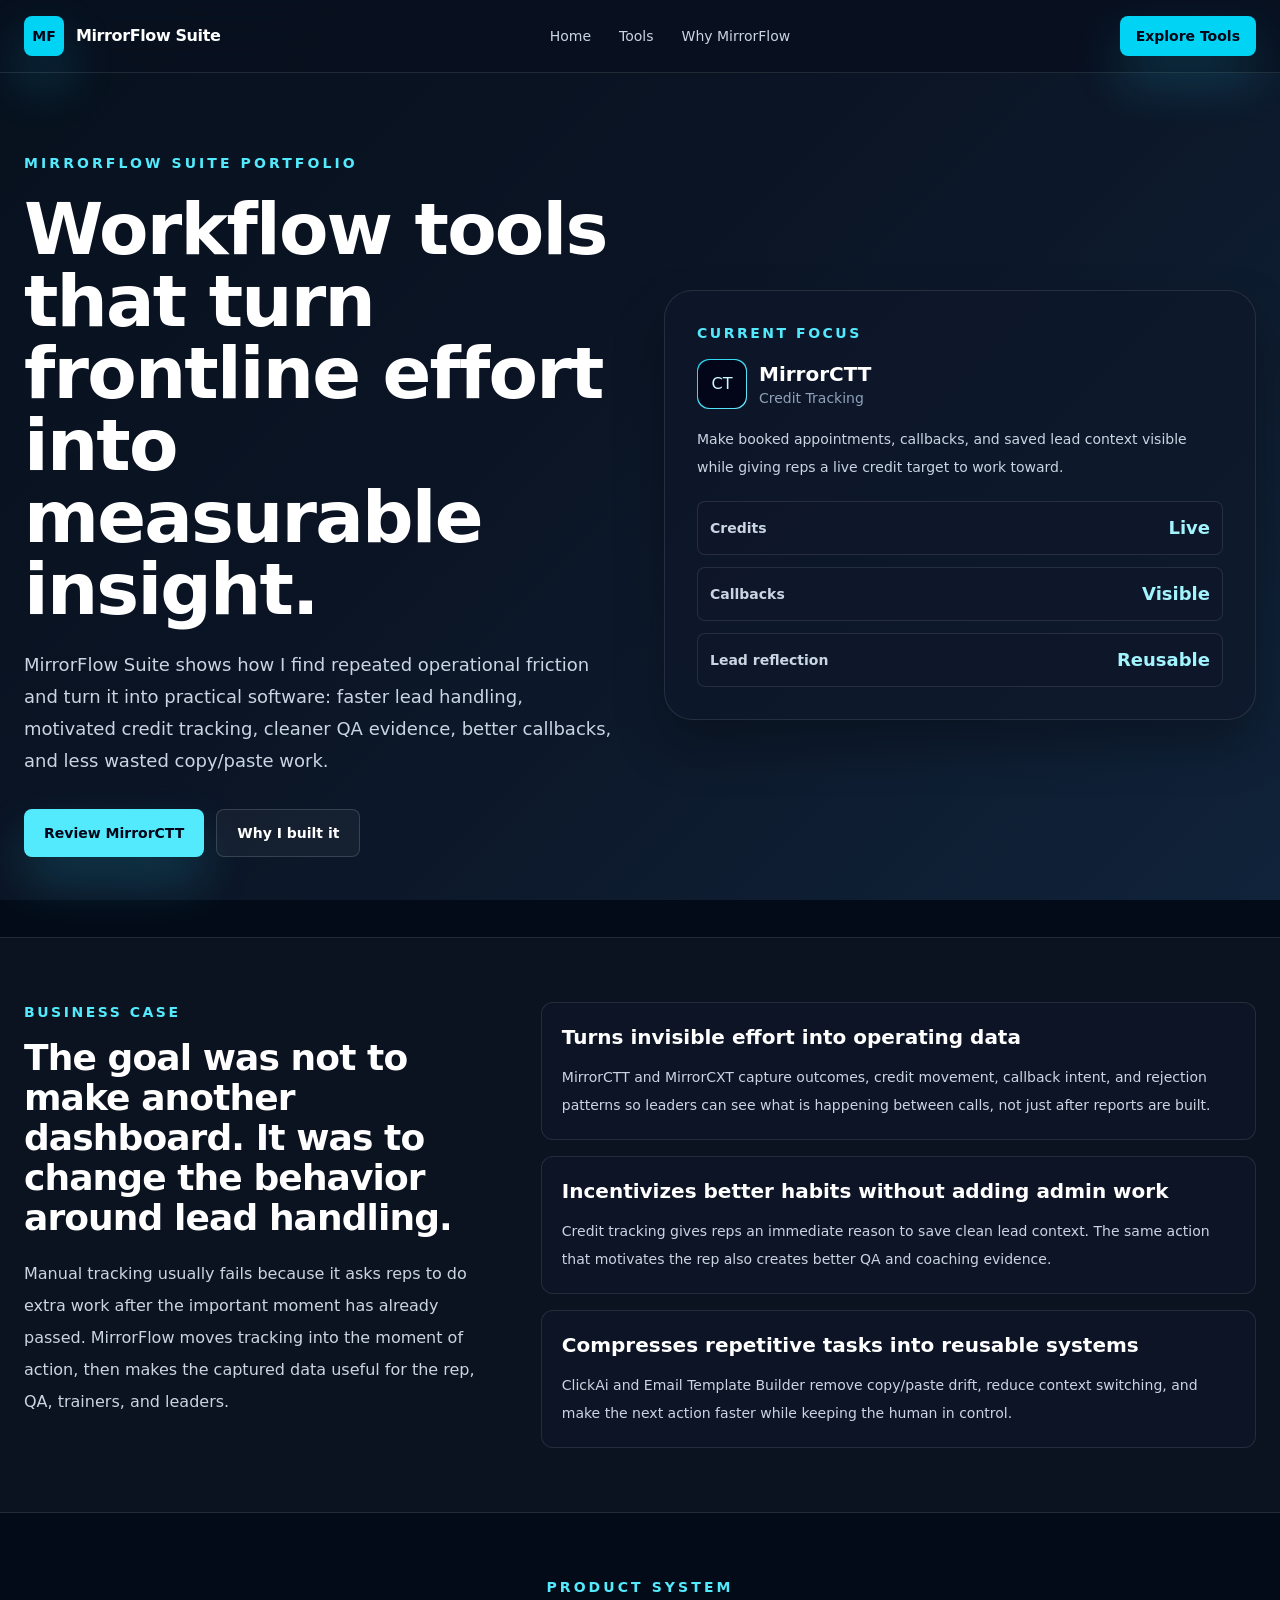
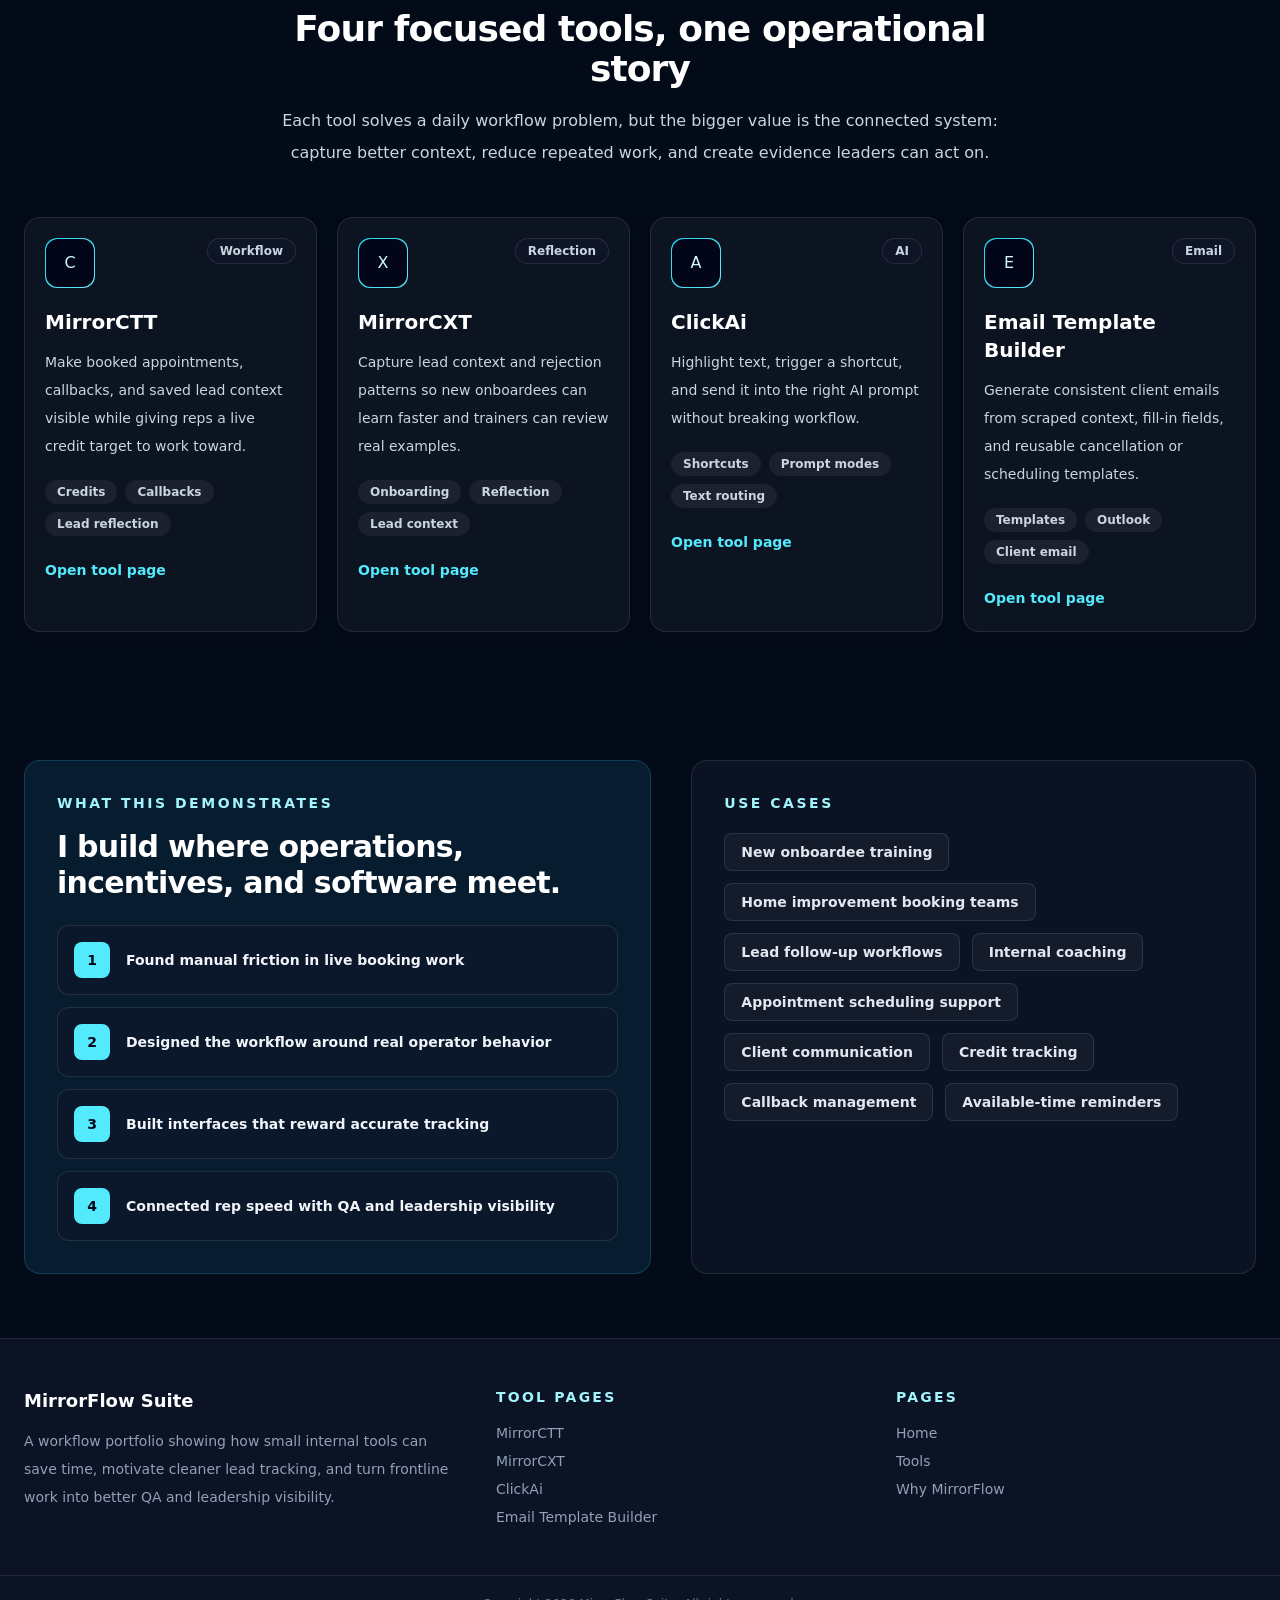
<file: index.html>
<!doctype html>
<html lang="en">
  <head>
    <meta charset="UTF-8" />
    <meta name="viewport" content="width=device-width, initial-scale=1.0" />
    <meta name="description" content="MirrorFlow Suite is a portfolio of workflow tools that save time, incentivize cleaner lead tracking, and turn frontline work into QA and leadership visibility." />
    <title>MirrorFlow Suite</title>
    <link rel="stylesheet" crossorigin href="assets/main-Bpl_9lqr.css">
    <link rel="stylesheet" href="assets/site.css">
  </head>
  <body class="min-h-screen overflow-hidden bg-[#07111e] text-slate-100">
    <div class="pointer-events-none fixed inset-0 bg-page-hero"></div>
    <div class="pointer-events-none fixed inset-0 opacity-[0.08] bg-grid-lines"></div>
    <header class="sticky top-0 z-40 border-b border-white/10 bg-[#08111f]/88 backdrop-blur-xl">
      <nav class="mx-auto flex max-w-7xl items-center justify-between gap-4 px-5 py-4 sm:px-6 lg:px-8">
        <a href="index.html" class="flex items-center gap-3">
          <span class="grid h-10 w-10 place-items-center rounded-lg bg-cyan-400 text-sm font-black text-slate-950 shadow-lg shadow-cyan-400/25">MF</span>
          <span class="text-base font-semibold tracking-tight text-white">MirrorFlow Suite</span>
        </a>
        <div class="hidden items-center gap-7 md:flex">
          <a href="index.html" class="text-sm font-medium text-slate-300 transition hover:text-cyan-200">Home</a>
          <a href="tools/index.html" class="text-sm font-medium text-slate-300 transition hover:text-cyan-200">Tools</a>
          <a href="about/index.html" class="text-sm font-medium text-slate-300 transition hover:text-cyan-200">Why MirrorFlow</a>
        </div>
        <a href="tools/mirrorctt/index.html" class="inline-flex min-h-10 items-center justify-center rounded-lg bg-cyan-400 px-4 text-sm font-bold text-slate-950 shadow-lg shadow-cyan-400/20 transition hover:-translate-y-0.5 hover:bg-cyan-300">Explore Tools</a>
      </nav>
      <div class="border-t border-white/10 px-5 py-3 md:hidden">
        <div class="mx-auto flex max-w-7xl justify-between gap-3">
          <a href="index.html" class="text-sm font-medium text-slate-300 transition hover:text-cyan-200">Home</a>
          <a href="tools/index.html" class="text-sm font-medium text-slate-300 transition hover:text-cyan-200">Tools</a>
          <a href="about/index.html" class="text-sm font-medium text-slate-300 transition hover:text-cyan-200">Why MirrorFlow</a>
        </div>
      </div>
    </header>
    <main class="relative">
      <section class="mx-auto grid max-w-7xl items-center gap-12 px-5 py-14 sm:px-6 lg:grid-cols-2 lg:px-8 lg:py-20">
        <div>
          <p class="text-sm font-bold uppercase tracking-[0.22em] text-cyan-300">MirrorFlow Suite Portfolio</p>
          <h1 class="mt-5 max-w-4xl text-5xl font-semibold tracking-tight text-white sm:text-7xl">Workflow tools that turn frontline effort into measurable insight.</h1>
          <p class="mt-6 max-w-2xl text-lg leading-8 text-slate-300">MirrorFlow Suite shows how I find repeated operational friction and turn it into practical software: faster lead handling, motivated credit tracking, cleaner QA evidence, better callbacks, and less wasted copy/paste work.</p>
          <div class="mt-8 flex flex-col gap-3 sm:flex-row">
            <a href="tools/mirrorctt/index.html" class="inline-flex min-h-12 items-center justify-center rounded-lg bg-cyan-300 px-5 text-sm font-black text-slate-950 shadow-xl shadow-cyan-400/20 transition hover:-translate-y-0.5 hover:bg-cyan-200">Review MirrorCTT</a>
            <a href="about/index.html" class="inline-flex min-h-12 items-center justify-center rounded-lg border border-white/15 bg-white/[0.04] px-5 text-sm font-bold text-white transition hover:border-cyan-300/60">Why I built it</a>
          </div>
        </div>
        <div class="rounded-[28px] border border-white/10 bg-slate-950/70 p-8 shadow-2xl shadow-black/30">
          <p class="text-sm font-bold uppercase tracking-[0.18em] text-cyan-300">Current focus</p>
          <div class="mt-4 flex items-center gap-3">
            <span class="rounded-xl bg-gradient-to-br bg-cyan-300 p-px">
              <span class="grid h-12 w-12 place-items-center rounded-xl bg-slate-950 text-cyan-100">CT</span>
            </span>
            <div>
              <p class="text-xl font-black text-white">MirrorCTT</p>
              <p class="text-sm text-slate-400">Credit Tracking</p>
            </div>
          </div>
          <p class="mt-4 text-sm leading-7 text-slate-300">Make booked appointments, callbacks, and saved lead context visible while giving reps a live credit target to work toward.</p>
          <div class="mt-5 grid gap-3">
            <div class="flex items-center justify-between rounded-lg border border-white/10 bg-slate-950/60 px-3 py-3">
              <span class="text-sm font-semibold text-slate-300">Credits</span>
              <span class="text-lg font-black text-cyan-200">Live</span>
            </div>
            <div class="flex items-center justify-between rounded-lg border border-white/10 bg-slate-950/60 px-3 py-3">
              <span class="text-sm font-semibold text-slate-300">Callbacks</span>
              <span class="text-lg font-black text-cyan-200">Visible</span>
            </div>
            <div class="flex items-center justify-between rounded-lg border border-white/10 bg-slate-950/60 px-3 py-3">
              <span class="text-sm font-semibold text-slate-300">Lead reflection</span>
              <span class="text-lg font-black text-cyan-200">Reusable</span>
            </div>
          </div>
        </div>
      </section>
      <section class="border-y border-white/10 bg-white/[0.035]">
        <div class="mx-auto grid max-w-7xl gap-10 px-5 py-16 sm:px-6 lg:grid-cols-[0.8fr_1.2fr] lg:px-8">
          <div>
            <p class="text-sm font-bold uppercase tracking-[0.18em] text-cyan-300">Business Case</p>
            <h2 class="mt-4 text-4xl font-semibold tracking-tight text-white">The goal was not to make another dashboard. It was to change the behavior around lead handling.</h2>
            <p class="mt-5 text-base leading-8 text-slate-300">Manual tracking usually fails because it asks reps to do extra work after the important moment has already passed. MirrorFlow moves tracking into the moment of action, then makes the captured data useful for the rep, QA, trainers, and leaders.</p>
          </div>
          <div class="grid gap-4">
            <article class="rounded-xl border border-white/10 bg-slate-950/55 p-5">
              <h3 class="text-xl font-semibold text-white">Turns invisible effort into operating data</h3>
              <p class="mt-3 text-sm leading-7 text-slate-300">MirrorCTT and MirrorCXT capture outcomes, credit movement, callback intent, and rejection patterns so leaders can see what is happening between calls, not just after reports are built.</p>
            </article>
            <article class="rounded-xl border border-white/10 bg-slate-950/55 p-5">
              <h3 class="text-xl font-semibold text-white">Incentivizes better habits without adding admin work</h3>
              <p class="mt-3 text-sm leading-7 text-slate-300">Credit tracking gives reps an immediate reason to save clean lead context. The same action that motivates the rep also creates better QA and coaching evidence.</p>
            </article>
            <article class="rounded-xl border border-white/10 bg-slate-950/55 p-5">
              <h3 class="text-xl font-semibold text-white">Compresses repetitive tasks into reusable systems</h3>
              <p class="mt-3 text-sm leading-7 text-slate-300">ClickAi and Email Template Builder remove copy/paste drift, reduce context switching, and make the next action faster while keeping the human in control.</p>
            </article>
          </div>
        </div>
      </section>
      <section class="mx-auto max-w-7xl px-5 py-16 sm:px-6 lg:px-8">
        <div class="mx-auto max-w-3xl text-center">
          <p class="text-sm font-bold uppercase tracking-[0.22em] text-cyan-300">Product System</p>
          <h2 class="mt-3 text-3xl font-semibold tracking-tight text-white sm:text-4xl">Four focused tools, one operational story</h2>
          <p class="mt-4 text-base leading-8 text-slate-300">Each tool solves a daily workflow problem, but the bigger value is the connected system: capture better context, reduce repeated work, and create evidence leaders can act on.</p>
        </div>
        <div class="mt-12 grid gap-5 md:grid-cols-2 xl:grid-cols-4">
          <article class="group block h-full rounded-2xl border border-white/10 bg-white/[0.04] p-5 shadow-xl shadow-black/10 transition hover:-translate-y-1 hover:border-cyan-300/50 hover:bg-white/[0.07]">
            <div class="flex items-start justify-between gap-4">
              <div class="rounded-xl bg-gradient-to-br bg-cyan-300 p-px">
                <span class="grid h-12 w-12 place-items-center rounded-xl bg-slate-950 text-cyan-100">C</span>
              </div>
              <span class="rounded-full border border-white/10 bg-slate-950/60 px-3 py-1 text-xs font-bold text-slate-300">Workflow</span>
            </div>
            <h3 class="mt-5 text-xl font-semibold text-white">MirrorCTT</h3>
            <p class="mt-3 text-sm leading-7 text-slate-300">Make booked appointments, callbacks, and saved lead context visible while giving reps a live credit target to work toward.</p>
            <div class="mt-5 flex flex-wrap gap-2">
              <span class="rounded-full bg-white/[0.06] px-3 py-1 text-xs font-semibold text-slate-300">Credits</span>
              <span class="rounded-full bg-white/[0.06] px-3 py-1 text-xs font-semibold text-slate-300">Callbacks</span>
              <span class="rounded-full bg-white/[0.06] px-3 py-1 text-xs font-semibold text-slate-300">Lead reflection</span>
            </div>
            <span class="mt-6 inline-flex text-sm font-bold text-cyan-300 transition group-hover:translate-x-1">Open tool page</span>
          </article>
          <article class="group block h-full rounded-2xl border border-white/10 bg-white/[0.04] p-5 shadow-xl shadow-black/10 transition hover:-translate-y-1 hover:border-cyan-300/50 hover:bg-white/[0.07]">
            <div class="flex items-start justify-between gap-4">
              <div class="rounded-xl bg-gradient-to-br bg-cyan-300 p-px">
                <span class="grid h-12 w-12 place-items-center rounded-xl bg-slate-950 text-cyan-100">X</span>
              </div>
              <span class="rounded-full border border-white/10 bg-slate-950/60 px-3 py-1 text-xs font-bold text-slate-300">Reflection</span>
            </div>
            <h3 class="mt-5 text-xl font-semibold text-white">MirrorCXT</h3>
            <p class="mt-3 text-sm leading-7 text-slate-300">Capture lead context and rejection patterns so new onboardees can learn faster and trainers can review real examples.</p>
            <div class="mt-5 flex flex-wrap gap-2">
              <span class="rounded-full bg-white/[0.06] px-3 py-1 text-xs font-semibold text-slate-300">Onboarding</span>
              <span class="rounded-full bg-white/[0.06] px-3 py-1 text-xs font-semibold text-slate-300">Reflection</span>
              <span class="rounded-full bg-white/[0.06] px-3 py-1 text-xs font-semibold text-slate-300">Lead context</span>
            </div>
            <span class="mt-6 inline-flex text-sm font-bold text-cyan-300 transition group-hover:translate-x-1">Open tool page</span>
          </article>
          <article class="group block h-full rounded-2xl border border-white/10 bg-white/[0.04] p-5 shadow-xl shadow-black/10 transition hover:-translate-y-1 hover:border-cyan-300/50 hover:bg-white/[0.07]">
            <div class="flex items-start justify-between gap-4">
              <div class="rounded-xl bg-gradient-to-br bg-cyan-300 p-px">
                <span class="grid h-12 w-12 place-items-center rounded-xl bg-slate-950 text-cyan-100">A</span>
              </div>
              <span class="rounded-full border border-white/10 bg-slate-950/60 px-3 py-1 text-xs font-bold text-slate-300">AI</span>
            </div>
            <h3 class="mt-5 text-xl font-semibold text-white">ClickAi</h3>
            <p class="mt-3 text-sm leading-7 text-slate-300">Highlight text, trigger a shortcut, and send it into the right AI prompt without breaking workflow.</p>
            <div class="mt-5 flex flex-wrap gap-2">
              <span class="rounded-full bg-white/[0.06] px-3 py-1 text-xs font-semibold text-slate-300">Shortcuts</span>
              <span class="rounded-full bg-white/[0.06] px-3 py-1 text-xs font-semibold text-slate-300">Prompt modes</span>
              <span class="rounded-full bg-white/[0.06] px-3 py-1 text-xs font-semibold text-slate-300">Text routing</span>
            </div>
            <span class="mt-6 inline-flex text-sm font-bold text-cyan-300 transition group-hover:translate-x-1">Open tool page</span>
          </article>
          <article class="group block h-full rounded-2xl border border-white/10 bg-white/[0.04] p-5 shadow-xl shadow-black/10 transition hover:-translate-y-1 hover:border-cyan-300/50 hover:bg-white/[0.07]">
            <div class="flex items-start justify-between gap-4">
              <div class="rounded-xl bg-gradient-to-br bg-cyan-300 p-px">
                <span class="grid h-12 w-12 place-items-center rounded-xl bg-slate-950 text-cyan-100">E</span>
              </div>
              <span class="rounded-full border border-white/10 bg-slate-950/60 px-3 py-1 text-xs font-bold text-slate-300">Email</span>
            </div>
            <h3 class="mt-5 text-xl font-semibold text-white">Email Template Builder</h3>
            <p class="mt-3 text-sm leading-7 text-slate-300">Generate consistent client emails from scraped context, fill-in fields, and reusable cancellation or scheduling templates.</p>
            <div class="mt-5 flex flex-wrap gap-2">
              <span class="rounded-full bg-white/[0.06] px-3 py-1 text-xs font-semibold text-slate-300">Templates</span>
              <span class="rounded-full bg-white/[0.06] px-3 py-1 text-xs font-semibold text-slate-300">Outlook</span>
              <span class="rounded-full bg-white/[0.06] px-3 py-1 text-xs font-semibold text-slate-300">Client email</span>
            </div>
            <span class="mt-6 inline-flex text-sm font-bold text-cyan-300 transition group-hover:translate-x-1">Open tool page</span>
          </article>
        </div>
      </section>
      <section class="mx-auto max-w-7xl px-5 py-16 sm:px-6 lg:px-8">
        <div class="grid gap-10 lg:grid-cols-[1fr_0.9fr]">
          <div class="rounded-2xl border border-cyan-300/20 bg-cyan-300/10 p-6 sm:p-8">
            <p class="text-sm font-bold uppercase tracking-[0.18em] text-cyan-200">What This Demonstrates</p>
            <h2 class="mt-4 text-3xl font-semibold tracking-tight text-white">I build where operations, incentives, and software meet.</h2>
            <div class="mt-6 grid gap-3">
              <div class="flex items-center gap-4 rounded-xl border border-white/10 bg-slate-950/55 p-4">
                <span class="grid h-9 w-9 shrink-0 place-items-center rounded-lg bg-cyan-300 text-sm font-black text-slate-950">1</span>
                <p class="text-sm font-semibold text-slate-100">Found manual friction in live booking work</p>
              </div>
              <div class="flex items-center gap-4 rounded-xl border border-white/10 bg-slate-950/55 p-4">
                <span class="grid h-9 w-9 shrink-0 place-items-center rounded-lg bg-cyan-300 text-sm font-black text-slate-950">2</span>
                <p class="text-sm font-semibold text-slate-100">Designed the workflow around real operator behavior</p>
              </div>
              <div class="flex items-center gap-4 rounded-xl border border-white/10 bg-slate-950/55 p-4">
                <span class="grid h-9 w-9 shrink-0 place-items-center rounded-lg bg-cyan-300 text-sm font-black text-slate-950">3</span>
                <p class="text-sm font-semibold text-slate-100">Built interfaces that reward accurate tracking</p>
              </div>
              <div class="flex items-center gap-4 rounded-xl border border-white/10 bg-slate-950/55 p-4">
                <span class="grid h-9 w-9 shrink-0 place-items-center rounded-lg bg-cyan-300 text-sm font-black text-slate-950">4</span>
                <p class="text-sm font-semibold text-slate-100">Connected rep speed with QA and leadership visibility</p>
              </div>
            </div>
          </div>
          <div class="rounded-2xl border border-white/10 bg-slate-950/65 p-6 sm:p-8">
            <p class="text-sm font-bold uppercase tracking-[0.18em] text-cyan-200">Use Cases</p>
            <div class="mt-5 flex flex-wrap gap-3">
              <span class="rounded-lg border border-white/10 bg-white/[0.045] px-4 py-2 text-sm font-semibold text-slate-200">New onboardee training</span>
              <span class="rounded-lg border border-white/10 bg-white/[0.045] px-4 py-2 text-sm font-semibold text-slate-200">Home improvement booking teams</span>
              <span class="rounded-lg border border-white/10 bg-white/[0.045] px-4 py-2 text-sm font-semibold text-slate-200">Lead follow-up workflows</span>
              <span class="rounded-lg border border-white/10 bg-white/[0.045] px-4 py-2 text-sm font-semibold text-slate-200">Internal coaching</span>
              <span class="rounded-lg border border-white/10 bg-white/[0.045] px-4 py-2 text-sm font-semibold text-slate-200">Appointment scheduling support</span>
              <span class="rounded-lg border border-white/10 bg-white/[0.045] px-4 py-2 text-sm font-semibold text-slate-200">Client communication</span>
              <span class="rounded-lg border border-white/10 bg-white/[0.045] px-4 py-2 text-sm font-semibold text-slate-200">Credit tracking</span>
              <span class="rounded-lg border border-white/10 bg-white/[0.045] px-4 py-2 text-sm font-semibold text-slate-200">Callback management</span>
              <span class="rounded-lg border border-white/10 bg-white/[0.045] px-4 py-2 text-sm font-semibold text-slate-200">Available-time reminders</span>
            </div>
          </div>
        </div>
      </section>
    </main>
    <footer class="relative border-t border-white/10 bg-slate-950/70">
      <div class="mx-auto grid max-w-7xl gap-10 px-5 py-12 sm:px-6 md:grid-cols-[1.2fr_1fr_1fr] lg:px-8">
        <div>
          <p class="text-lg font-semibold text-white">MirrorFlow Suite</p>
          <p class="mt-3 max-w-md text-sm leading-7 text-slate-400">A workflow portfolio showing how small internal tools can save time, motivate cleaner lead tracking, and turn frontline work into better QA and leadership visibility.</p>
        </div>
        <div>
          <p class="text-sm font-semibold uppercase tracking-[0.16em] text-cyan-200">Tool pages</p>
          <div class="mt-4 grid gap-2">
            <a href="tools/mirrorctt/index.html" class="text-sm text-slate-400 hover:text-cyan-200">MirrorCTT</a>
            <a href="tools/mirrorcxt/index.html" class="text-sm text-slate-400 hover:text-cyan-200">MirrorCXT</a>
            <a href="tools/clickai/index.html" class="text-sm text-slate-400 hover:text-cyan-200">ClickAi</a>
            <a href="tools/email-template-builder/index.html" class="text-sm text-slate-400 hover:text-cyan-200">Email Template Builder</a>
          </div>
        </div>
        <div>
          <p class="text-sm font-semibold uppercase tracking-[0.16em] text-cyan-200">Pages</p>
          <div class="mt-4 grid gap-2">
            <a href="index.html" class="text-sm text-slate-400 hover:text-cyan-200">Home</a>
            <a href="tools/index.html" class="text-sm text-slate-400 hover:text-cyan-200">Tools</a>
            <a href="about/index.html" class="text-sm text-slate-400 hover:text-cyan-200">Why MirrorFlow</a>
          </div>
        </div>
      </div>
      <div class="border-t border-white/10 px-5 py-5 text-center text-xs text-slate-500">Copyright 2026 MirrorFlow Suite. All rights reserved.</div>
    </footer>
  </body>
</html>
</file>
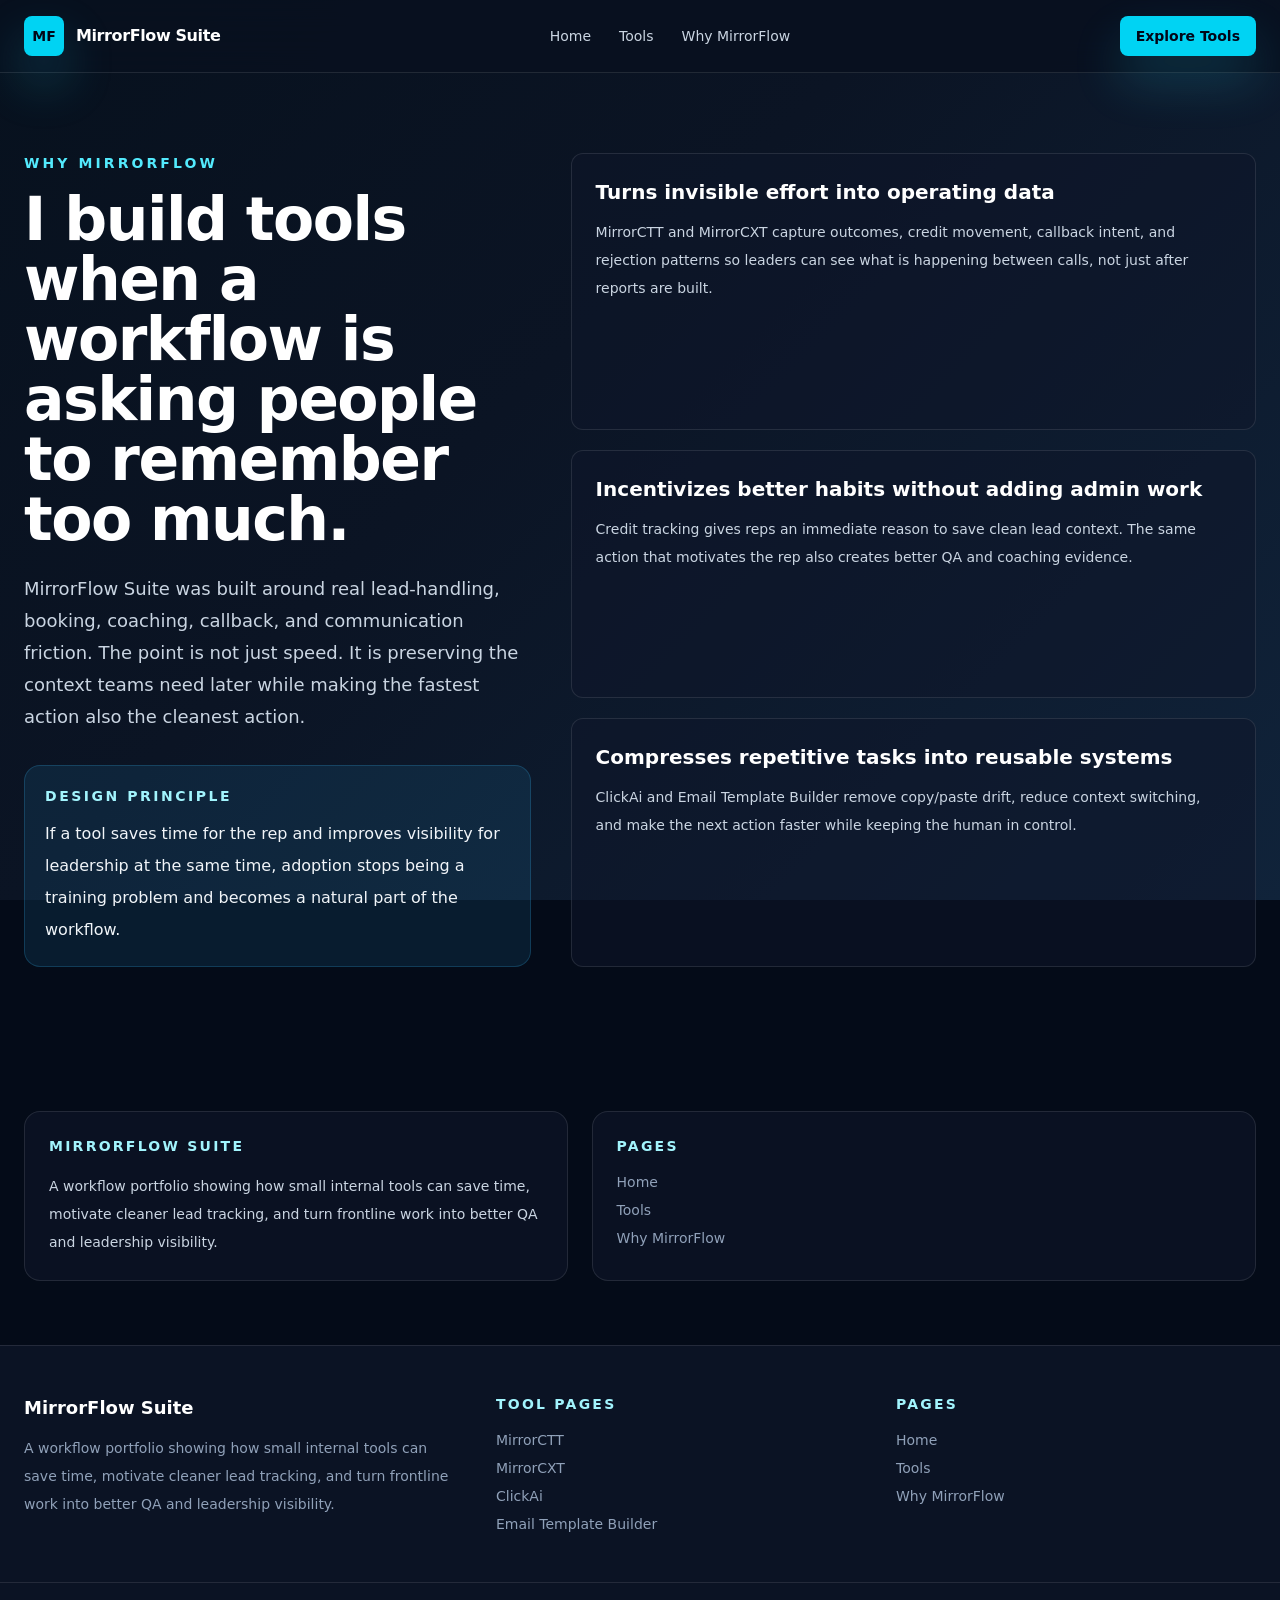
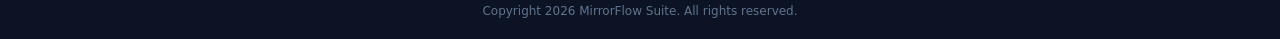
<file: about/index.html>
<!doctype html>
<html lang="en">
  <head>
    <meta charset="UTF-8" />
    <meta name="viewport" content="width=device-width, initial-scale=1.0" />
    <meta name="description" content="MirrorFlow Suite is a portfolio of workflow tools that save time, incentivize cleaner lead tracking, and turn frontline work into QA and leadership visibility." />
    <title>Why MirrorFlow | MirrorFlow Suite</title>
    <link rel="stylesheet" crossorigin href="../assets/main-Bpl_9lqr.css">
    <link rel="stylesheet" href="../assets/site.css">
  </head>
  <body class="min-h-screen overflow-hidden bg-[#07111e] text-slate-100">
    <div class="pointer-events-none fixed inset-0 bg-page-hero"></div>
    <div class="pointer-events-none fixed inset-0 opacity-[0.08] bg-grid-lines"></div>
    <header class="sticky top-0 z-40 border-b border-white/10 bg-[#08111f]/88 backdrop-blur-xl">
      <nav class="mx-auto flex max-w-7xl items-center justify-between gap-4 px-5 py-4 sm:px-6 lg:px-8">
        <a href="../index.html" class="flex items-center gap-3">
          <span class="grid h-10 w-10 place-items-center rounded-lg bg-cyan-400 text-sm font-black text-slate-950 shadow-lg shadow-cyan-400/25">MF</span>
          <span class="text-base font-semibold tracking-tight text-white">MirrorFlow Suite</span>
        </a>
        <div class="hidden items-center gap-7 md:flex">
          <a href="../index.html" class="text-sm font-medium text-slate-300 transition hover:text-cyan-200">Home</a>
          <a href="../tools/index.html" class="text-sm font-medium text-slate-300 transition hover:text-cyan-200">Tools</a>
          <a href="index.html" class="text-sm font-medium text-slate-300 transition hover:text-cyan-200">Why MirrorFlow</a>
        </div>
        <a href="../tools/mirrorctt/index.html" class="inline-flex min-h-10 items-center justify-center rounded-lg bg-cyan-400 px-4 text-sm font-bold text-slate-950 shadow-lg shadow-cyan-400/20 transition hover:-translate-y-0.5 hover:bg-cyan-300">Explore Tools</a>
      </nav>
      <div class="border-t border-white/10 px-5 py-3 md:hidden">
        <div class="mx-auto flex max-w-7xl justify-between gap-3">
          <a href="../index.html" class="text-sm font-medium text-slate-300 transition hover:text-cyan-200">Home</a>
          <a href="../tools/index.html" class="text-sm font-medium text-slate-300 transition hover:text-cyan-200">Tools</a>
          <a href="index.html" class="text-sm font-medium text-slate-300 transition hover:text-cyan-200">Why MirrorFlow</a>
        </div>
      </div>
    </header>
    <main class="relative">
      <section class="mx-auto grid max-w-7xl gap-10 px-5 py-16 sm:px-6 lg:grid-cols-[0.85fr_1.15fr] lg:px-8 lg:py-20">
        <div>
          <p class="text-sm font-bold uppercase tracking-[0.22em] text-cyan-300">Why MirrorFlow</p>
          <h1 class="mt-4 text-5xl font-semibold tracking-tight text-white sm:text-6xl">I build tools when a workflow is asking people to remember too much.</h1>
          <p class="mt-6 text-lg leading-8 text-slate-300">MirrorFlow Suite was built around real lead-handling, booking, coaching, callback, and communication friction. The point is not just speed. It is preserving the context teams need later while making the fastest action also the cleanest action.</p>
          <div class="mt-8 rounded-2xl border border-cyan-300/20 bg-cyan-300/10 p-5">
            <p class="text-sm font-black uppercase tracking-[0.18em] text-cyan-200">Design principle</p>
            <p class="mt-3 text-base leading-8 text-slate-100">If a tool saves time for the rep and improves visibility for leadership at the same time, adoption stops being a training problem and becomes a natural part of the workflow.</p>
          </div>
        </div>
        <div class="grid gap-5">
          <article class="rounded-xl border border-white/10 bg-slate-950/55 p-6">
            <h2 class="text-xl font-semibold text-white">Turns invisible effort into operating data</h2>
            <p class="mt-3 text-sm leading-7 text-slate-300">MirrorCTT and MirrorCXT capture outcomes, credit movement, callback intent, and rejection patterns so leaders can see what is happening between calls, not just after reports are built.</p>
          </article>
          <article class="rounded-xl border border-white/10 bg-slate-950/55 p-6">
            <h2 class="text-xl font-semibold text-white">Incentivizes better habits without adding admin work</h2>
            <p class="mt-3 text-sm leading-7 text-slate-300">Credit tracking gives reps an immediate reason to save clean lead context. The same action that motivates the rep also creates better QA and coaching evidence.</p>
          </article>
          <article class="rounded-xl border border-white/10 bg-slate-950/55 p-6">
            <h2 class="text-xl font-semibold text-white">Compresses repetitive tasks into reusable systems</h2>
            <p class="mt-3 text-sm leading-7 text-slate-300">ClickAi and Email Template Builder remove copy/paste drift, reduce context switching, and make the next action faster while keeping the human in control.</p>
          </article>
        </div>
      </section>
      <section class="mx-auto max-w-7xl px-5 py-16 sm:px-6 lg:px-8">
        <div class="grid gap-6 lg:grid-cols-[0.9fr_1.1fr]">
          <div class="rounded-2xl border border-white/10 bg-slate-950/60 p-6">
            <p class="text-sm font-semibold uppercase tracking-[0.16em] text-cyan-200">MirrorFlow Suite</p>
            <p class="mt-4 text-sm leading-7 text-slate-300">A workflow portfolio showing how small internal tools can save time, motivate cleaner lead tracking, and turn frontline work into better QA and leadership visibility.</p>
          </div>
          <div class="rounded-2xl border border-white/10 bg-slate-950/60 p-6">
            <p class="text-sm font-semibold uppercase tracking-[0.16em] text-cyan-200">Pages</p>
            <div class="mt-4 grid gap-2">
              <a href="../index.html" class="text-sm text-slate-400 hover:text-cyan-200">Home</a>
              <a href="../tools/index.html" class="text-sm text-slate-400 hover:text-cyan-200">Tools</a>
              <a href="index.html" class="text-sm text-slate-400 hover:text-cyan-200">Why MirrorFlow</a>
            </div>
          </div>
        </div>
      </section>
    </main>
    <footer class="relative border-t border-white/10 bg-slate-950/70">
      <div class="mx-auto grid max-w-7xl gap-10 px-5 py-12 sm:px-6 md:grid-cols-[1.2fr_1fr_1fr] lg:px-8">
        <div>
          <p class="text-lg font-semibold text-white">MirrorFlow Suite</p>
          <p class="mt-3 max-w-md text-sm leading-7 text-slate-400">A workflow portfolio showing how small internal tools can save time, motivate cleaner lead tracking, and turn frontline work into better QA and leadership visibility.</p>
        </div>
        <div>
          <p class="text-sm font-semibold uppercase tracking-[0.16em] text-cyan-200">Tool pages</p>
          <div class="mt-4 grid gap-2">
            <a href="../tools/mirrorctt/index.html" class="text-sm text-slate-400 hover:text-cyan-200">MirrorCTT</a>
            <a href="../tools/mirrorcxt/index.html" class="text-sm text-slate-400 hover:text-cyan-200">MirrorCXT</a>
            <a href="../tools/clickai/index.html" class="text-sm text-slate-400 hover:text-cyan-200">ClickAi</a>
            <a href="../tools/email-template-builder/index.html" class="text-sm text-slate-400 hover:text-cyan-200">Email Template Builder</a>
          </div>
        </div>
        <div>
          <p class="text-sm font-semibold uppercase tracking-[0.16em] text-cyan-200">Pages</p>
          <div class="mt-4 grid gap-2">
            <a href="../index.html" class="text-sm text-slate-400 hover:text-cyan-200">Home</a>
            <a href="../tools/index.html" class="text-sm text-slate-400 hover:text-cyan-200">Tools</a>
            <a href="index.html" class="text-sm text-slate-400 hover:text-cyan-200">Why MirrorFlow</a>
          </div>
        </div>
      </div>
      <div class="border-t border-white/10 px-5 py-5 text-center text-xs text-slate-500">Copyright 2026 MirrorFlow Suite. All rights reserved.</div>
    </footer>
  </body>
</html>
</file>
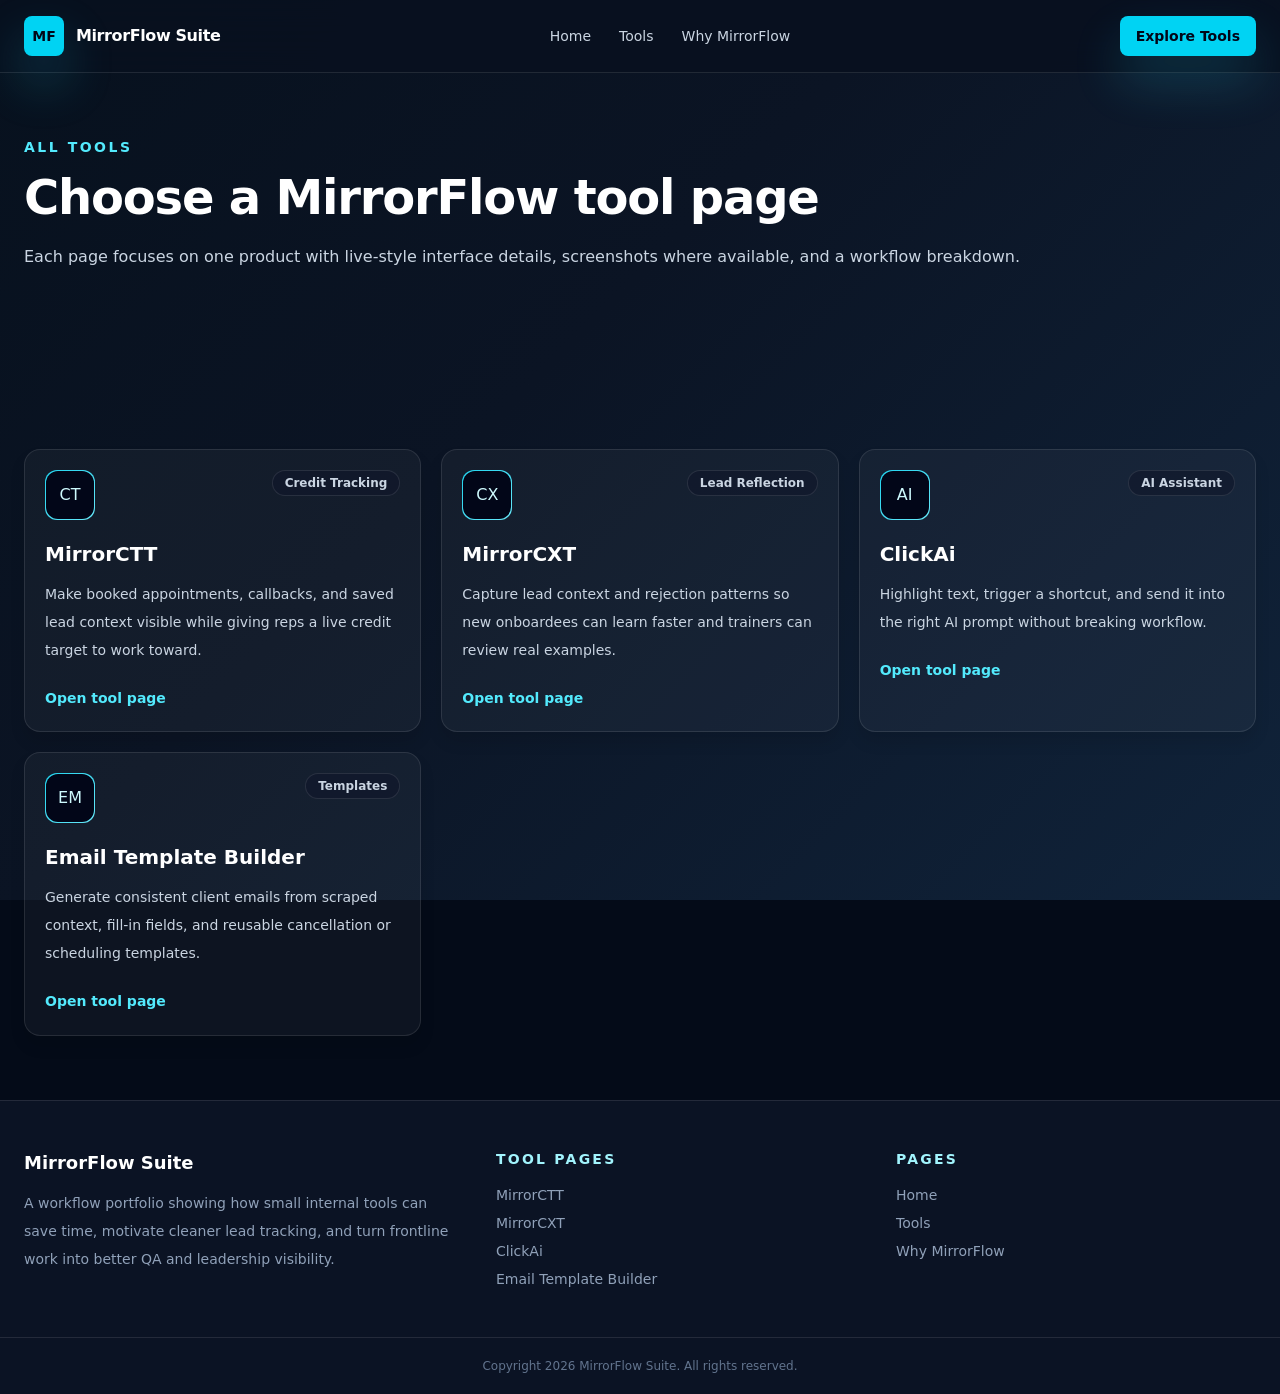
<file: tools/index.html>
<!doctype html>
<html lang="en">
  <head>
    <meta charset="UTF-8" />
    <meta name="viewport" content="width=device-width, initial-scale=1.0" />
    <meta name="description" content="MirrorFlow Suite is a portfolio of workflow tools that save time, incentivize cleaner lead tracking, and turn frontline work into QA and leadership visibility." />
    <title>Tools | MirrorFlow Suite</title>
    <link rel="stylesheet" crossorigin href="../assets/main-Bpl_9lqr.css">
    <link rel="stylesheet" href="../assets/site.css">
  </head>
  <body class="min-h-screen overflow-hidden bg-[#07111e] text-slate-100">
    <div class="pointer-events-none fixed inset-0 bg-page-hero"></div>
    <div class="pointer-events-none fixed inset-0 opacity-[0.08] bg-grid-lines"></div>
    <header class="sticky top-0 z-40 border-b border-white/10 bg-[#08111f]/88 backdrop-blur-xl">
      <nav class="mx-auto flex max-w-7xl items-center justify-between gap-4 px-5 py-4 sm:px-6 lg:px-8">
        <a href="../index.html" class="flex items-center gap-3">
          <span class="grid h-10 w-10 place-items-center rounded-lg bg-cyan-400 text-sm font-black text-slate-950 shadow-lg shadow-cyan-400/25">MF</span>
          <span class="text-base font-semibold tracking-tight text-white">MirrorFlow Suite</span>
        </a>
        <div class="hidden items-center gap-7 md:flex">
          <a href="../index.html" class="text-sm font-medium text-slate-300 transition hover:text-cyan-200">Home</a>
          <a href="index.html" class="text-sm font-medium text-slate-300 transition hover:text-cyan-200">Tools</a>
          <a href="../about/index.html" class="text-sm font-medium text-slate-300 transition hover:text-cyan-200">Why MirrorFlow</a>
        </div>
        <a href="mirrorctt/index.html" class="inline-flex min-h-10 items-center justify-center rounded-lg bg-cyan-400 px-4 text-sm font-bold text-slate-950 shadow-lg shadow-cyan-400/20 transition hover:-translate-y-0.5 hover:bg-cyan-300">Explore Tools</a>
      </nav>
      <div class="border-t border-white/10 px-5 py-3 md:hidden">
        <div class="mx-auto flex max-w-7xl justify-between gap-3">
          <a href="../index.html" class="text-sm font-medium text-slate-300 transition hover:text-cyan-200">Home</a>
          <a href="index.html" class="text-sm font-medium text-slate-300 transition hover:text-cyan-200">Tools</a>
          <a href="../about/index.html" class="text-sm font-medium text-slate-300 transition hover:text-cyan-200">Why MirrorFlow</a>
        </div>
      </div>
    </header>
    <main class="relative">
      <section class="mx-auto max-w-7xl px-5 py-16 sm:px-6 lg:px-8">
        <p class="text-sm font-bold uppercase tracking-[0.18em] text-cyan-300">All tools</p>
        <h1 class="mt-4 text-4xl font-semibold tracking-tight text-white sm:text-5xl">Choose a MirrorFlow tool page</h1>
        <p class="mt-5 text-base leading-8 text-slate-300">Each page focuses on one product with live-style interface details, screenshots where available, and a workflow breakdown.</p>
      </section>
      <section class="mx-auto max-w-7xl px-5 py-16 sm:px-6 lg:px-8">
        <div class="mt-12 grid gap-5 md:grid-cols-2 xl:grid-cols-3">
          <article class="group block h-full rounded-2xl border border-white/10 bg-white/[0.04] p-5 shadow-xl shadow-black/10 transition hover:-translate-y-1 hover:border-cyan-300/50 hover:bg-white/[0.07]">
            <div class="flex items-start justify-between gap-4">
              <div class="rounded-xl bg-gradient-to-br bg-cyan-300 p-px">
                <span class="grid h-12 w-12 place-items-center rounded-xl bg-slate-950 text-cyan-100">CT</span>
              </div>
              <span class="rounded-full border border-white/10 bg-slate-950/60 px-3 py-1 text-xs font-bold text-slate-300">Credit Tracking</span>
            </div>
            <h3 class="mt-5 text-xl font-semibold text-white">MirrorCTT</h3>
            <p class="mt-3 text-sm leading-7 text-slate-300">Make booked appointments, callbacks, and saved lead context visible while giving reps a live credit target to work toward.</p>
            <a href="mirrorctt/index.html" class="mt-6 inline-flex text-sm font-bold text-cyan-300 transition group-hover:translate-x-1">Open tool page</a>
          </article>
          <article class="group block h-full rounded-2xl border border-white/10 bg-white/[0.04] p-5 shadow-xl shadow-black/10 transition hover:-translate-y-1 hover:border-cyan-300/50 hover:bg-white/[0.07]">
            <div class="flex items-start justify-between gap-4">
              <div class="rounded-xl bg-gradient-to-br bg-cyan-300 p-px">
                <span class="grid h-12 w-12 place-items-center rounded-xl bg-slate-950 text-cyan-100">CX</span>
              </div>
              <span class="rounded-full border border-white/10 bg-slate-950/60 px-3 py-1 text-xs font-bold text-slate-300">Lead Reflection</span>
            </div>
            <h3 class="mt-5 text-xl font-semibold text-white">MirrorCXT</h3>
            <p class="mt-3 text-sm leading-7 text-slate-300">Capture lead context and rejection patterns so new onboardees can learn faster and trainers can review real examples.</p>
            <a href="mirrorcxt/index.html" class="mt-6 inline-flex text-sm font-bold text-cyan-300 transition group-hover:translate-x-1">Open tool page</a>
          </article>
          <article class="group block h-full rounded-2xl border border-white/10 bg-white/[0.04] p-5 shadow-xl shadow-black/10 transition hover:-translate-y-1 hover:border-cyan-300/50 hover:bg-white/[0.07]">
            <div class="flex items-start justify-between gap-4">
              <div class="rounded-xl bg-gradient-to-br bg-cyan-300 p-px">
                <span class="grid h-12 w-12 place-items-center rounded-xl bg-slate-950 text-cyan-100">AI</span>
              </div>
              <span class="rounded-full border border-white/10 bg-slate-950/60 px-3 py-1 text-xs font-bold text-slate-300">AI Assistant</span>
            </div>
            <h3 class="mt-5 text-xl font-semibold text-white">ClickAi</h3>
            <p class="mt-3 text-sm leading-7 text-slate-300">Highlight text, trigger a shortcut, and send it into the right AI prompt without breaking workflow.</p>
            <a href="clickai/index.html" class="mt-6 inline-flex text-sm font-bold text-cyan-300 transition group-hover:translate-x-1">Open tool page</a>
          </article>
          <article class="group block h-full rounded-2xl border border-white/10 bg-white/[0.04] p-5 shadow-xl shadow-black/10 transition hover:-translate-y-1 hover:border-cyan-300/50 hover:bg-white/[0.07]">
            <div class="flex items-start justify-between gap-4">
              <div class="rounded-xl bg-gradient-to-br bg-cyan-300 p-px">
                <span class="grid h-12 w-12 place-items-center rounded-xl bg-slate-950 text-cyan-100">EM</span>
              </div>
              <span class="rounded-full border border-white/10 bg-slate-950/60 px-3 py-1 text-xs font-bold text-slate-300">Templates</span>
            </div>
            <h3 class="mt-5 text-xl font-semibold text-white">Email Template Builder</h3>
            <p class="mt-3 text-sm leading-7 text-slate-300">Generate consistent client emails from scraped context, fill-in fields, and reusable cancellation or scheduling templates.</p>
            <a href="email-template-builder/index.html" class="mt-6 inline-flex text-sm font-bold text-cyan-300 transition group-hover:translate-x-1">Open tool page</a>
          </article>
        </div>
      </section>
    </main>
    <footer class="relative border-t border-white/10 bg-slate-950/70">
      <div class="mx-auto grid max-w-7xl gap-10 px-5 py-12 sm:px-6 md:grid-cols-[1.2fr_1fr_1fr] lg:px-8">
        <div>
          <p class="text-lg font-semibold text-white">MirrorFlow Suite</p>
          <p class="mt-3 max-w-md text-sm leading-7 text-slate-400">A workflow portfolio showing how small internal tools can save time, motivate cleaner lead tracking, and turn frontline work into better QA and leadership visibility.</p>
        </div>
        <div>
          <p class="text-sm font-semibold uppercase tracking-[0.16em] text-cyan-200">Tool pages</p>
          <div class="mt-4 grid gap-2">
            <a href="mirrorctt/index.html" class="text-sm text-slate-400 hover:text-cyan-200">MirrorCTT</a>
            <a href="mirrorcxt/index.html" class="text-sm text-slate-400 hover:text-cyan-200">MirrorCXT</a>
            <a href="clickai/index.html" class="text-sm text-slate-400 hover:text-cyan-200">ClickAi</a>
            <a href="email-template-builder/index.html" class="text-sm text-slate-400 hover:text-cyan-200">Email Template Builder</a>
          </div>
        </div>
        <div>
          <p class="text-sm font-semibold uppercase tracking-[0.16em] text-cyan-200">Pages</p>
          <div class="mt-4 grid gap-2">
            <a href="../index.html" class="text-sm text-slate-400 hover:text-cyan-200">Home</a>
            <a href="index.html" class="text-sm text-slate-400 hover:text-cyan-200">Tools</a>
            <a href="../about/index.html" class="text-sm text-slate-400 hover:text-cyan-200">Why MirrorFlow</a>
          </div>
        </div>
      </div>
      <div class="border-t border-white/10 px-5 py-5 text-center text-xs text-slate-500">Copyright 2026 MirrorFlow Suite. All rights reserved.</div>
    </footer>
  </body>
</html>
</file>
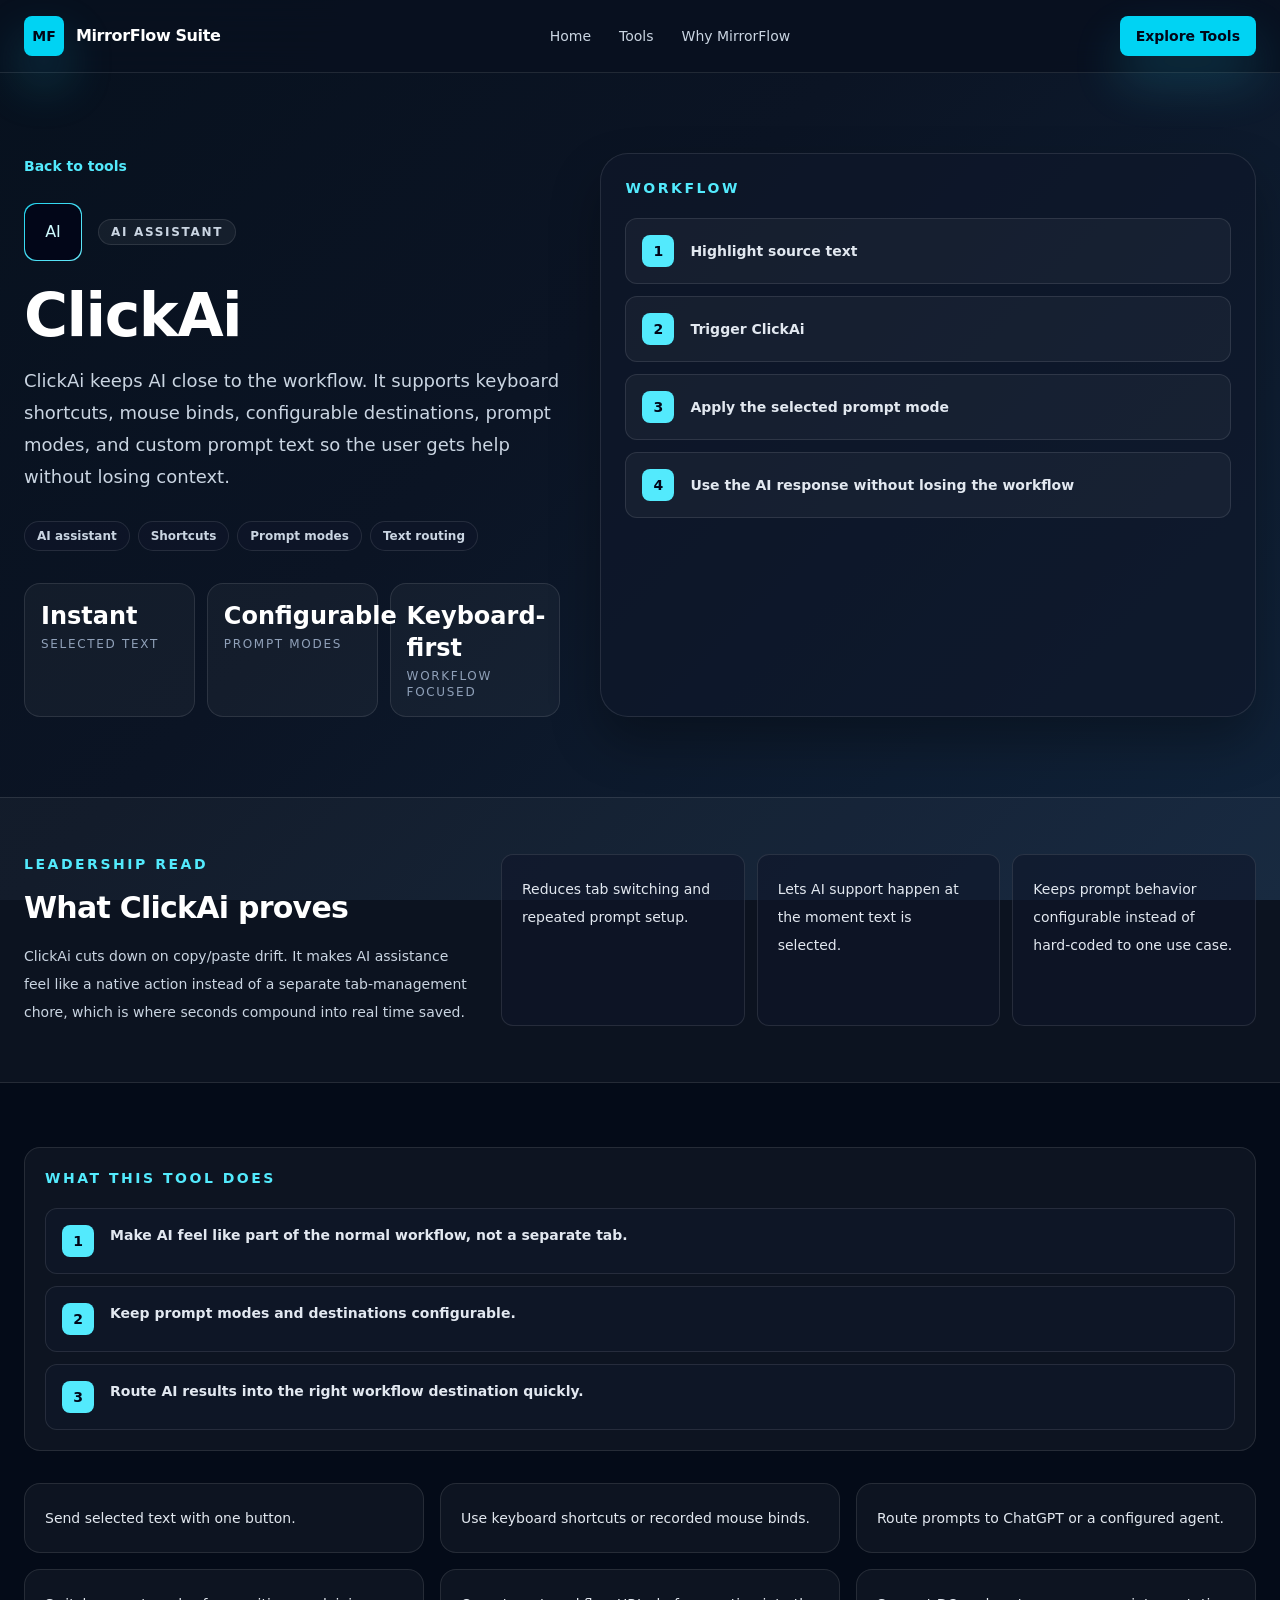
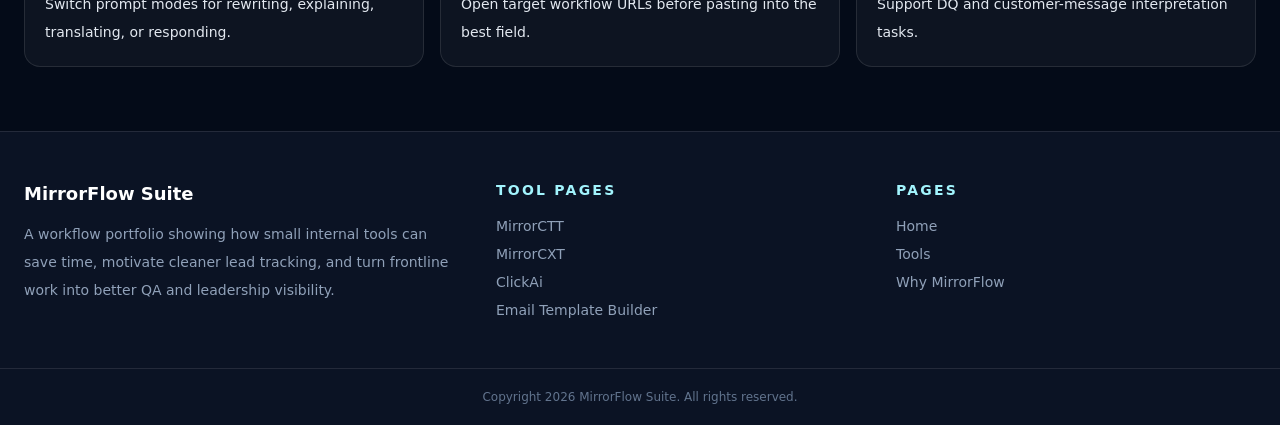
<file: tools/clickai/index.html>
<!doctype html>
<html lang="en">
  <head>
    <meta charset="UTF-8" />
    <meta name="viewport" content="width=device-width, initial-scale=1.0" />
    <meta name="description" content="MirrorFlow Suite is a portfolio of workflow tools that save time, incentivize cleaner lead tracking, and turn frontline work into QA and leadership visibility." />
    <title>ClickAi | MirrorFlow Suite</title>
    <link rel="stylesheet" crossorigin href="../../assets/main-Bpl_9lqr.css">
    <link rel="stylesheet" href="../../assets/site.css">
  </head>
  <body class="min-h-screen overflow-hidden bg-[#07111e] text-slate-100">
    <div class="pointer-events-none fixed inset-0 bg-page-hero"></div>
    <div class="pointer-events-none fixed inset-0 opacity-[0.08] bg-grid-lines"></div>
    <header class="sticky top-0 z-40 border-b border-white/10 bg-[#08111f]/88 backdrop-blur-xl">
      <nav class="mx-auto flex max-w-7xl items-center justify-between gap-4 px-5 py-4 sm:px-6 lg:px-8">
        <a href="../../index.html" class="flex items-center gap-3">
          <span class="grid h-10 w-10 place-items-center rounded-lg bg-cyan-400 text-sm font-black text-slate-950 shadow-lg shadow-cyan-400/25">MF</span>
          <span class="text-base font-semibold tracking-tight text-white">MirrorFlow Suite</span>
        </a>
        <div class="hidden items-center gap-7 md:flex">
          <a href="../../index.html" class="text-sm font-medium text-slate-300 transition hover:text-cyan-200">Home</a>
          <a href="../index.html" class="text-sm font-medium text-slate-300 transition hover:text-cyan-200">Tools</a>
          <a href="../../about/index.html" class="text-sm font-medium text-slate-300 transition hover:text-cyan-200">Why MirrorFlow</a>
        </div>
        <a href="../../tools/mirrorctt/index.html" class="inline-flex min-h-10 items-center justify-center rounded-lg bg-cyan-400 px-4 text-sm font-bold text-slate-950 shadow-lg shadow-cyan-400/20 transition hover:-translate-y-0.5 hover:bg-cyan-300">Explore Tools</a>
      </nav>
      <div class="border-t border-white/10 px-5 py-3 md:hidden">
        <div class="mx-auto flex max-w-7xl justify-between gap-3">
          <a href="../../index.html" class="text-sm font-medium text-slate-300 transition hover:text-cyan-200">Home</a>
          <a href="../index.html" class="text-sm font-medium text-slate-300 transition hover:text-cyan-200">Tools</a>
          <a href="../../about/index.html" class="text-sm font-medium text-slate-300 transition hover:text-cyan-200">Why MirrorFlow</a>
        </div>
      </div>
    </header>
    <main class="relative">
      <section class="mx-auto grid max-w-7xl gap-10 px-5 py-16 sm:px-6 lg:grid-cols-[0.9fr_1.1fr] lg:px-8 lg:py-20">
        <div>
          <a href="../index.html" class="text-sm font-bold text-cyan-300 hover:text-cyan-200">Back to tools</a>
          <div class="mt-6 flex items-center gap-4">
            <span class="rounded-xl bg-gradient-to-br bg-cyan-300 p-px">
              <span class="grid h-14 w-14 place-items-center rounded-xl bg-slate-950 text-cyan-100">AI</span>
            </span>
            <span class="rounded-full border border-white/10 bg-white/[0.05] px-3 py-1 text-xs font-bold uppercase tracking-[0.14em] text-slate-300">AI Assistant</span>
          </div>
          <h1 class="mt-6 text-5xl font-semibold tracking-tight text-white sm:text-6xl">ClickAi</h1>
          <p class="mt-5 text-lg leading-8 text-slate-300">ClickAi keeps AI close to the workflow. It supports keyboard shortcuts, mouse binds, configurable destinations, prompt modes, and custom prompt text so the user gets help without losing context.</p>
          <div class="mt-7 flex flex-wrap gap-2">
            <span class="rounded-full border border-white/10 bg-slate-950/60 px-3 py-1.5 text-xs font-semibold text-slate-300">AI assistant</span>
            <span class="rounded-full border border-white/10 bg-slate-950/60 px-3 py-1.5 text-xs font-semibold text-slate-300">Shortcuts</span>
            <span class="rounded-full border border-white/10 bg-slate-950/60 px-3 py-1.5 text-xs font-semibold text-slate-300">Prompt modes</span>
            <span class="rounded-full border border-white/10 bg-slate-950/60 px-3 py-1.5 text-xs font-semibold text-slate-300">Text routing</span>
          </div>
          <div class="mt-8 grid gap-3 sm:grid-cols-3">
            <div class="rounded-2xl border border-white/10 bg-white/[0.04] p-4">
              <p class="text-2xl font-black text-white">Instant</p>
              <p class="mt-1 text-xs uppercase tracking-[0.14em] text-slate-400">Selected text</p>
            </div>
            <div class="rounded-2xl border border-white/10 bg-white/[0.04] p-4">
              <p class="text-2xl font-black text-white">Configurable</p>
              <p class="mt-1 text-xs uppercase tracking-[0.14em] text-slate-400">Prompt modes</p>
            </div>
            <div class="rounded-2xl border border-white/10 bg-white/[0.04] p-4">
              <p class="text-2xl font-black text-white">Keyboard-first</p>
              <p class="mt-1 text-xs uppercase tracking-[0.14em] text-slate-400">Workflow focused</p>
            </div>
          </div>
        </div>
        <div class="rounded-[28px] border border-white/10 bg-slate-950/70 p-6 shadow-2xl shadow-black/30">
          <p class="text-sm font-bold uppercase tracking-[0.18em] text-cyan-300">Workflow</p>
          <div class="mt-5 grid gap-3">
            <div class="flex items-center gap-4 rounded-xl border border-white/10 bg-white/[0.04] p-4">
              <span class="grid h-8 w-8 shrink-0 place-items-center rounded-lg bg-cyan-300 text-sm font-black text-slate-950">1</span>
              <span class="text-sm font-semibold text-slate-200">Highlight source text</span>
            </div>
            <div class="flex items-center gap-4 rounded-xl border border-white/10 bg-white/[0.04] p-4">
              <span class="grid h-8 w-8 shrink-0 place-items-center rounded-lg bg-cyan-300 text-sm font-black text-slate-950">2</span>
              <span class="text-sm font-semibold text-slate-200">Trigger ClickAi</span>
            </div>
            <div class="flex items-center gap-4 rounded-xl border border-white/10 bg-white/[0.04] p-4">
              <span class="grid h-8 w-8 shrink-0 place-items-center rounded-lg bg-cyan-300 text-sm font-black text-slate-950">3</span>
              <span class="text-sm font-semibold text-slate-200">Apply the selected prompt mode</span>
            </div>
            <div class="flex items-center gap-4 rounded-xl border border-white/10 bg-white/[0.04] p-4">
              <span class="grid h-8 w-8 shrink-0 place-items-center rounded-lg bg-cyan-300 text-sm font-black text-slate-950">4</span>
              <span class="text-sm font-semibold text-slate-200">Use the AI response without losing the workflow</span>
            </div>
          </div>
        </div>
      </section>
      <section class="border-y border-white/10 bg-white/[0.035]">
        <div class="mx-auto grid max-w-7xl gap-6 px-5 py-14 sm:px-6 lg:grid-cols-[0.75fr_1.25fr] lg:px-8">
          <div>
            <p class="text-sm font-bold uppercase tracking-[0.18em] text-cyan-300">Leadership Read</p>
            <h2 class="mt-4 text-3xl font-semibold tracking-tight text-white">What ClickAi proves</h2>
            <p class="mt-4 text-sm leading-7 text-slate-300">ClickAi cuts down on copy/paste drift. It makes AI assistance feel like a native action instead of a separate tab-management chore, which is where seconds compound into real time saved.</p>
          </div>
          <div class="grid gap-3 md:grid-cols-3">
            <div class="rounded-xl border border-white/10 bg-slate-950/60 p-5">
              <p class="text-sm leading-7 text-slate-200">Reduces tab switching and repeated prompt setup.</p>
            </div>
            <div class="rounded-xl border border-white/10 bg-slate-950/60 p-5">
              <p class="text-sm leading-7 text-slate-200">Lets AI support happen at the moment text is selected.</p>
            </div>
            <div class="rounded-xl border border-white/10 bg-slate-950/60 p-5">
              <p class="text-sm leading-7 text-slate-200">Keeps prompt behavior configurable instead of hard-coded to one use case.</p>
            </div>
          </div>
        </div>
      </section>
      <section class="mx-auto max-w-7xl gap-6 px-5 py-16 sm:px-6 lg:px-8">
        <div class="rounded-2xl border border-white/10 bg-white/[0.04] p-5 mb-8">
          <p class="text-sm font-bold uppercase tracking-[0.18em] text-cyan-300">What This Tool Does</p>
          <div class="mt-5 grid gap-3">
            <div class="flex gap-4 rounded-xl border border-white/10 bg-slate-950/70 p-4">
              <span class="grid h-8 w-8 shrink-0 place-items-center rounded-lg bg-cyan-300 text-sm font-black text-slate-950">1</span>
              <p class="text-sm font-semibold text-slate-200">Make AI feel like part of the normal workflow, not a separate tab.</p>
            </div>
            <div class="flex gap-4 rounded-xl border border-white/10 bg-slate-950/70 p-4">
              <span class="grid h-8 w-8 shrink-0 place-items-center rounded-lg bg-cyan-300 text-sm font-black text-slate-950">2</span>
              <p class="text-sm font-semibold text-slate-200">Keep prompt modes and destinations configurable.</p>
            </div>
            <div class="flex gap-4 rounded-xl border border-white/10 bg-slate-950/70 p-4">
              <span class="grid h-8 w-8 shrink-0 place-items-center rounded-lg bg-cyan-300 text-sm font-black text-slate-950">3</span>
              <p class="text-sm font-semibold text-slate-200">Route AI results into the right workflow destination quickly.</p>
            </div>
          </div>
        </div>
        <div class="grid gap-4 md:grid-cols-2 xl:grid-cols-3">
          <div class="rounded-2xl border border-white/10 bg-white/[0.04] p-5 text-sm leading-7 text-slate-200">Send selected text with one button.</div>
          <div class="rounded-2xl border border-white/10 bg-white/[0.04] p-5 text-sm leading-7 text-slate-200">Use keyboard shortcuts or recorded mouse binds.</div>
          <div class="rounded-2xl border border-white/10 bg-white/[0.04] p-5 text-sm leading-7 text-slate-200">Route prompts to ChatGPT or a configured agent.</div>
          <div class="rounded-2xl border border-white/10 bg-white/[0.04] p-5 text-sm leading-7 text-slate-200">Switch prompt modes for rewriting, explaining, translating, or responding.</div>
          <div class="rounded-2xl border border-white/10 bg-white/[0.04] p-5 text-sm leading-7 text-slate-200">Open target workflow URLs before pasting into the best field.</div>
          <div class="rounded-2xl border border-white/10 bg-white/[0.04] p-5 text-sm leading-7 text-slate-200">Support DQ and customer-message interpretation tasks.</div>
        </div>
      </section>
    </main>
    <footer class="relative border-t border-white/10 bg-slate-950/70">
      <div class="mx-auto grid max-w-7xl gap-10 px-5 py-12 sm:px-6 md:grid-cols-[1.2fr_1fr_1fr] lg:px-8">
        <div>
          <p class="text-lg font-semibold text-white">MirrorFlow Suite</p>
          <p class="mt-3 max-w-md text-sm leading-7 text-slate-400">A workflow portfolio showing how small internal tools can save time, motivate cleaner lead tracking, and turn frontline work into better QA and leadership visibility.</p>
        </div>
        <div>
          <p class="text-sm font-semibold uppercase tracking-[0.16em] text-cyan-200">Tool pages</p>
          <div class="mt-4 grid gap-2">
            <a href="../mirrorctt/index.html" class="text-sm text-slate-400 hover:text-cyan-200">MirrorCTT</a>
            <a href="../mirrorcxt/index.html" class="text-sm text-slate-400 hover:text-cyan-200">MirrorCXT</a>
            <a href="../clickai/index.html" class="text-sm text-slate-400 hover:text-cyan-200">ClickAi</a>
            <a href="../email-template-builder/index.html" class="text-sm text-slate-400 hover:text-cyan-200">Email Template Builder</a>
          </div>
        </div>
        <div>
          <p class="text-sm font-semibold uppercase tracking-[0.16em] text-cyan-200">Pages</p>
          <div class="mt-4 grid gap-2">
            <a href="../../index.html" class="text-sm text-slate-400 hover:text-cyan-200">Home</a>
            <a href="../index.html" class="text-sm text-slate-400 hover:text-cyan-200">Tools</a>
            <a href="../../about/index.html" class="text-sm text-slate-400 hover:text-cyan-200">Why MirrorFlow</a>
          </div>
        </div>
      </div>
      <div class="border-t border-white/10 px-5 py-5 text-center text-xs text-slate-500">Copyright 2026 MirrorFlow Suite. All rights reserved.</div>
    </footer>
  </body>
</html>
</file>
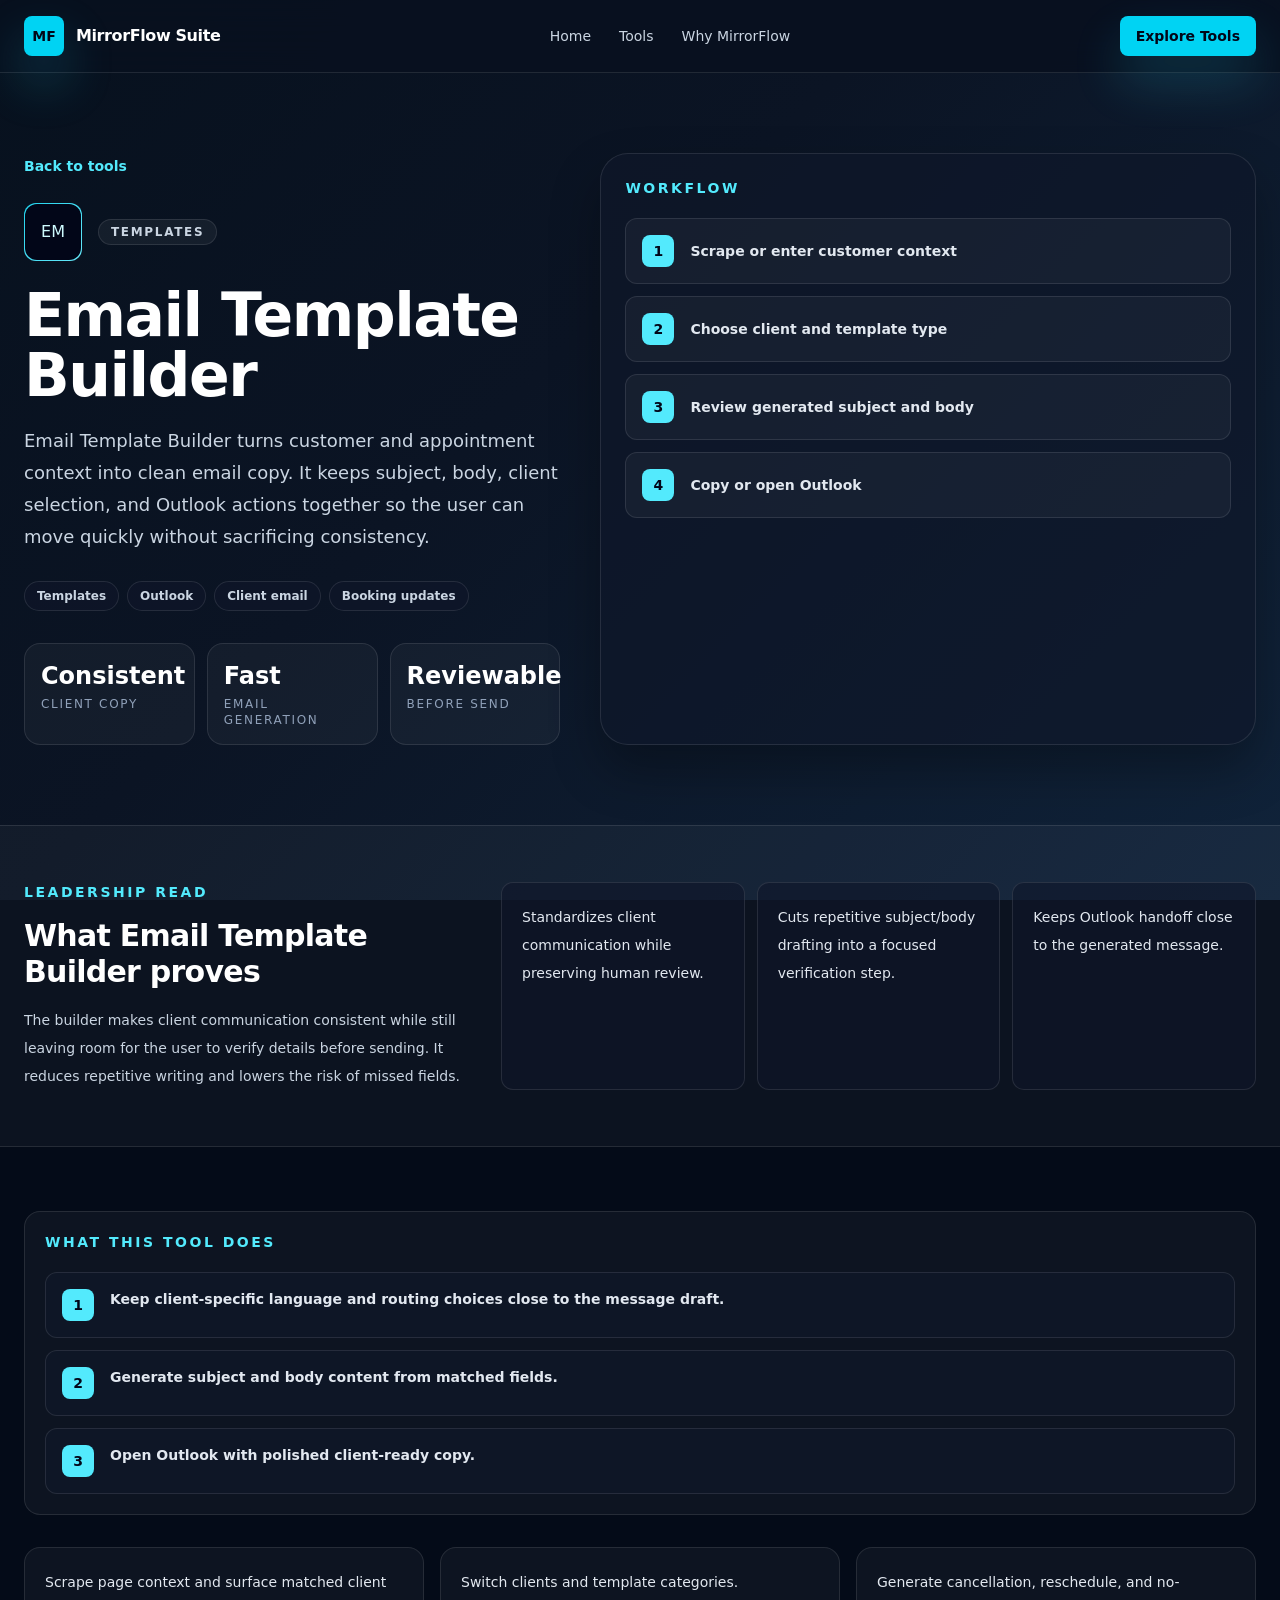
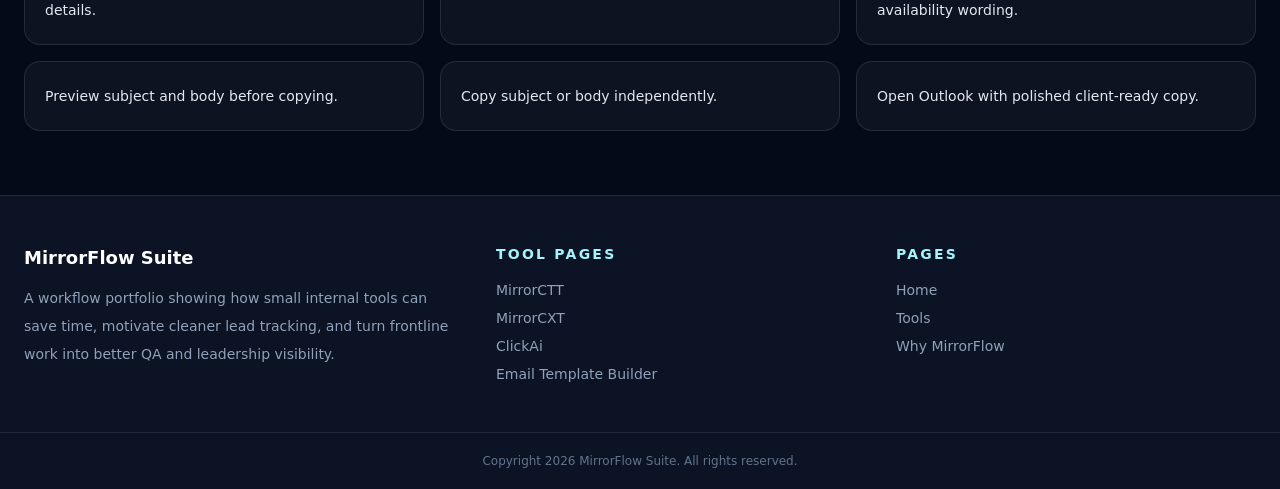
<file: tools/email-template-builder/index.html>
<!doctype html>
<html lang="en">
  <head>
    <meta charset="UTF-8" />
    <meta name="viewport" content="width=device-width, initial-scale=1.0" />
    <meta name="description" content="MirrorFlow Suite is a portfolio of workflow tools that save time, incentivize cleaner lead tracking, and turn frontline work into QA and leadership visibility." />
    <title>Email Template Builder | MirrorFlow Suite</title>
    <link rel="stylesheet" crossorigin href="../../assets/main-Bpl_9lqr.css">
    <link rel="stylesheet" href="../../assets/site.css">
  </head>
  <body class="min-h-screen overflow-hidden bg-[#07111e] text-slate-100">
    <div class="pointer-events-none fixed inset-0 bg-page-hero"></div>
    <div class="pointer-events-none fixed inset-0 opacity-[0.08] bg-grid-lines"></div>
    <header class="sticky top-0 z-40 border-b border-white/10 bg-[#08111f]/88 backdrop-blur-xl">
      <nav class="mx-auto flex max-w-7xl items-center justify-between gap-4 px-5 py-4 sm:px-6 lg:px-8">
        <a href="../../index.html" class="flex items-center gap-3">
          <span class="grid h-10 w-10 place-items-center rounded-lg bg-cyan-400 text-sm font-black text-slate-950 shadow-lg shadow-cyan-400/25">MF</span>
          <span class="text-base font-semibold tracking-tight text-white">MirrorFlow Suite</span>
        </a>
        <div class="hidden items-center gap-7 md:flex">
          <a href="../../index.html" class="text-sm font-medium text-slate-300 transition hover:text-cyan-200">Home</a>
          <a href="../index.html" class="text-sm font-medium text-slate-300 transition hover:text-cyan-200">Tools</a>
          <a href="../../about/index.html" class="text-sm font-medium text-slate-300 transition hover:text-cyan-200">Why MirrorFlow</a>
        </div>
        <a href="../../tools/mirrorctt/index.html" class="inline-flex min-h-10 items-center justify-center rounded-lg bg-cyan-400 px-4 text-sm font-bold text-slate-950 shadow-lg shadow-cyan-400/20 transition hover:-translate-y-0.5 hover:bg-cyan-300">Explore Tools</a>
      </nav>
      <div class="border-t border-white/10 px-5 py-3 md:hidden">
        <div class="mx-auto flex max-w-7xl justify-between gap-3">
          <a href="../../index.html" class="text-sm font-medium text-slate-300 transition hover:text-cyan-200">Home</a>
          <a href="../index.html" class="text-sm font-medium text-slate-300 transition hover:text-cyan-200">Tools</a>
          <a href="../../about/index.html" class="text-sm font-medium text-slate-300 transition hover:text-cyan-200">Why MirrorFlow</a>
        </div>
      </div>
    </header>
    <main class="relative">
      <section class="mx-auto grid max-w-7xl gap-10 px-5 py-16 sm:px-6 lg:grid-cols-[0.9fr_1.1fr] lg:px-8 lg:py-20">
        <div>
          <a href="../index.html" class="text-sm font-bold text-cyan-300 hover:text-cyan-200">Back to tools</a>
          <div class="mt-6 flex items-center gap-4">
            <span class="rounded-xl bg-gradient-to-br bg-cyan-300 p-px">
              <span class="grid h-14 w-14 place-items-center rounded-xl bg-slate-950 text-cyan-100">EM</span>
            </span>
            <span class="rounded-full border border-white/10 bg-white/[0.05] px-3 py-1 text-xs font-bold uppercase tracking-[0.14em] text-slate-300">Templates</span>
          </div>
          <h1 class="mt-6 text-5xl font-semibold tracking-tight text-white sm:text-6xl">Email Template Builder</h1>
          <p class="mt-5 text-lg leading-8 text-slate-300">Email Template Builder turns customer and appointment context into clean email copy. It keeps subject, body, client selection, and Outlook actions together so the user can move quickly without sacrificing consistency.</p>
          <div class="mt-7 flex flex-wrap gap-2">
            <span class="rounded-full border border-white/10 bg-slate-950/60 px-3 py-1.5 text-xs font-semibold text-slate-300">Templates</span>
            <span class="rounded-full border border-white/10 bg-slate-950/60 px-3 py-1.5 text-xs font-semibold text-slate-300">Outlook</span>
            <span class="rounded-full border border-white/10 bg-slate-950/60 px-3 py-1.5 text-xs font-semibold text-slate-300">Client email</span>
            <span class="rounded-full border border-white/10 bg-slate-950/60 px-3 py-1.5 text-xs font-semibold text-slate-300">Booking updates</span>
          </div>
          <div class="mt-8 grid gap-3 sm:grid-cols-3">
            <div class="rounded-2xl border border-white/10 bg-white/[0.04] p-4">
              <p class="text-2xl font-black text-white">Consistent</p>
              <p class="mt-1 text-xs uppercase tracking-[0.14em] text-slate-400">Client copy</p>
            </div>
            <div class="rounded-2xl border border-white/10 bg-white/[0.04] p-4">
              <p class="text-2xl font-black text-white">Fast</p>
              <p class="mt-1 text-xs uppercase tracking-[0.14em] text-slate-400">Email generation</p>
            </div>
            <div class="rounded-2xl border border-white/10 bg-white/[0.04] p-4">
              <p class="text-2xl font-black text-white">Reviewable</p>
              <p class="mt-1 text-xs uppercase tracking-[0.14em] text-slate-400">Before send</p>
            </div>
          </div>
        </div>
        <div class="rounded-[28px] border border-white/10 bg-slate-950/70 p-6 shadow-2xl shadow-black/30">
          <p class="text-sm font-bold uppercase tracking-[0.18em] text-cyan-300">Workflow</p>
          <div class="mt-5 grid gap-3">
            <div class="flex items-center gap-4 rounded-xl border border-white/10 bg-white/[0.04] p-4">
              <span class="grid h-8 w-8 shrink-0 place-items-center rounded-lg bg-cyan-300 text-sm font-black text-slate-950">1</span>
              <span class="text-sm font-semibold text-slate-200">Scrape or enter customer context</span>
            </div>
            <div class="flex items-center gap-4 rounded-xl border border-white/10 bg-white/[0.04] p-4">
              <span class="grid h-8 w-8 shrink-0 place-items-center rounded-lg bg-cyan-300 text-sm font-black text-slate-950">2</span>
              <span class="text-sm font-semibold text-slate-200">Choose client and template type</span>
            </div>
            <div class="flex items-center gap-4 rounded-xl border border-white/10 bg-white/[0.04] p-4">
              <span class="grid h-8 w-8 shrink-0 place-items-center rounded-lg bg-cyan-300 text-sm font-black text-slate-950">3</span>
              <span class="text-sm font-semibold text-slate-200">Review generated subject and body</span>
            </div>
            <div class="flex items-center gap-4 rounded-xl border border-white/10 bg-white/[0.04] p-4">
              <span class="grid h-8 w-8 shrink-0 place-items-center rounded-lg bg-cyan-300 text-sm font-black text-slate-950">4</span>
              <span class="text-sm font-semibold text-slate-200">Copy or open Outlook</span>
            </div>
          </div>
        </div>
      </section>
      <section class="border-y border-white/10 bg-white/[0.035]">
        <div class="mx-auto grid max-w-7xl gap-6 px-5 py-14 sm:px-6 lg:grid-cols-[0.75fr_1.25fr] lg:px-8">
          <div>
            <p class="text-sm font-bold uppercase tracking-[0.18em] text-cyan-300">Leadership Read</p>
            <h2 class="mt-4 text-3xl font-semibold tracking-tight text-white">What Email Template Builder proves</h2>
            <p class="mt-4 text-sm leading-7 text-slate-300">The builder makes client communication consistent while still leaving room for the user to verify details before sending. It reduces repetitive writing and lowers the risk of missed fields.</p>
          </div>
          <div class="grid gap-3 md:grid-cols-3">
            <div class="rounded-xl border border-white/10 bg-slate-950/60 p-5">
              <p class="text-sm leading-7 text-slate-200">Standardizes client communication while preserving human review.</p>
            </div>
            <div class="rounded-xl border border-white/10 bg-slate-950/60 p-5">
              <p class="text-sm leading-7 text-slate-200">Cuts repetitive subject/body drafting into a focused verification step.</p>
            </div>
            <div class="rounded-xl border border-white/10 bg-slate-950/60 p-5">
              <p class="text-sm leading-7 text-slate-200">Keeps Outlook handoff close to the generated message.</p>
            </div>
          </div>
        </div>
      </section>
      <section class="mx-auto max-w-7xl gap-6 px-5 py-16 sm:px-6 lg:px-8">
        <div class="rounded-2xl border border-white/10 bg-white/[0.04] p-5 mb-8">
          <p class="text-sm font-bold uppercase tracking-[0.18em] text-cyan-300">What This Tool Does</p>
          <div class="mt-5 grid gap-3">
            <div class="flex gap-4 rounded-xl border border-white/10 bg-slate-950/70 p-4">
              <span class="grid h-8 w-8 shrink-0 place-items-center rounded-lg bg-cyan-300 text-sm font-black text-slate-950">1</span>
              <p class="text-sm font-semibold text-slate-200">Keep client-specific language and routing choices close to the message draft.</p>
            </div>
            <div class="flex gap-4 rounded-xl border border-white/10 bg-slate-950/70 p-4">
              <span class="grid h-8 w-8 shrink-0 place-items-center rounded-lg bg-cyan-300 text-sm font-black text-slate-950">2</span>
              <p class="text-sm font-semibold text-slate-200">Generate subject and body content from matched fields.</p>
            </div>
            <div class="flex gap-4 rounded-xl border border-white/10 bg-slate-950/70 p-4">
              <span class="grid h-8 w-8 shrink-0 place-items-center rounded-lg bg-cyan-300 text-sm font-black text-slate-950">3</span>
              <p class="text-sm font-semibold text-slate-200">Open Outlook with polished client-ready copy.</p>
            </div>
          </div>
        </div>
        <div class="grid gap-4 md:grid-cols-2 xl:grid-cols-3">
          <div class="rounded-2xl border border-white/10 bg-white/[0.04] p-5 text-sm leading-7 text-slate-200">Scrape page context and surface matched client details.</div>
          <div class="rounded-2xl border border-white/10 bg-white/[0.04] p-5 text-sm leading-7 text-slate-200">Switch clients and template categories.</div>
          <div class="rounded-2xl border border-white/10 bg-white/[0.04] p-5 text-sm leading-7 text-slate-200">Generate cancellation, reschedule, and no-availability wording.</div>
          <div class="rounded-2xl border border-white/10 bg-white/[0.04] p-5 text-sm leading-7 text-slate-200">Preview subject and body before copying.</div>
          <div class="rounded-2xl border border-white/10 bg-white/[0.04] p-5 text-sm leading-7 text-slate-200">Copy subject or body independently.</div>
          <div class="rounded-2xl border border-white/10 bg-white/[0.04] p-5 text-sm leading-7 text-slate-200">Open Outlook with polished client-ready copy.</div>
        </div>
      </section>
    </main>
    <footer class="relative border-t border-white/10 bg-slate-950/70">
      <div class="mx-auto grid max-w-7xl gap-10 px-5 py-12 sm:px-6 md:grid-cols-[1.2fr_1fr_1fr] lg:px-8">
        <div>
          <p class="text-lg font-semibold text-white">MirrorFlow Suite</p>
          <p class="mt-3 max-w-md text-sm leading-7 text-slate-400">A workflow portfolio showing how small internal tools can save time, motivate cleaner lead tracking, and turn frontline work into better QA and leadership visibility.</p>
        </div>
        <div>
          <p class="text-sm font-semibold uppercase tracking-[0.16em] text-cyan-200">Tool pages</p>
          <div class="mt-4 grid gap-2">
            <a href="../mirrorctt/index.html" class="text-sm text-slate-400 hover:text-cyan-200">MirrorCTT</a>
            <a href="../mirrorcxt/index.html" class="text-sm text-slate-400 hover:text-cyan-200">MirrorCXT</a>
            <a href="../clickai/index.html" class="text-sm text-slate-400 hover:text-cyan-200">ClickAi</a>
            <a href="../email-template-builder/index.html" class="text-sm text-slate-400 hover:text-cyan-200">Email Template Builder</a>
          </div>
        </div>
        <div>
          <p class="text-sm font-semibold uppercase tracking-[0.16em] text-cyan-200">Pages</p>
          <div class="mt-4 grid gap-2">
            <a href="../../index.html" class="text-sm text-slate-400 hover:text-cyan-200">Home</a>
            <a href="../index.html" class="text-sm text-slate-400 hover:text-cyan-200">Tools</a>
            <a href="../../about/index.html" class="text-sm text-slate-400 hover:text-cyan-200">Why MirrorFlow</a>
          </div>
        </div>
      </div>
      <div class="border-t border-white/10 px-5 py-5 text-center text-xs text-slate-500">Copyright 2026 MirrorFlow Suite. All rights reserved.</div>
    </footer>
  </body>
</html>
</file>
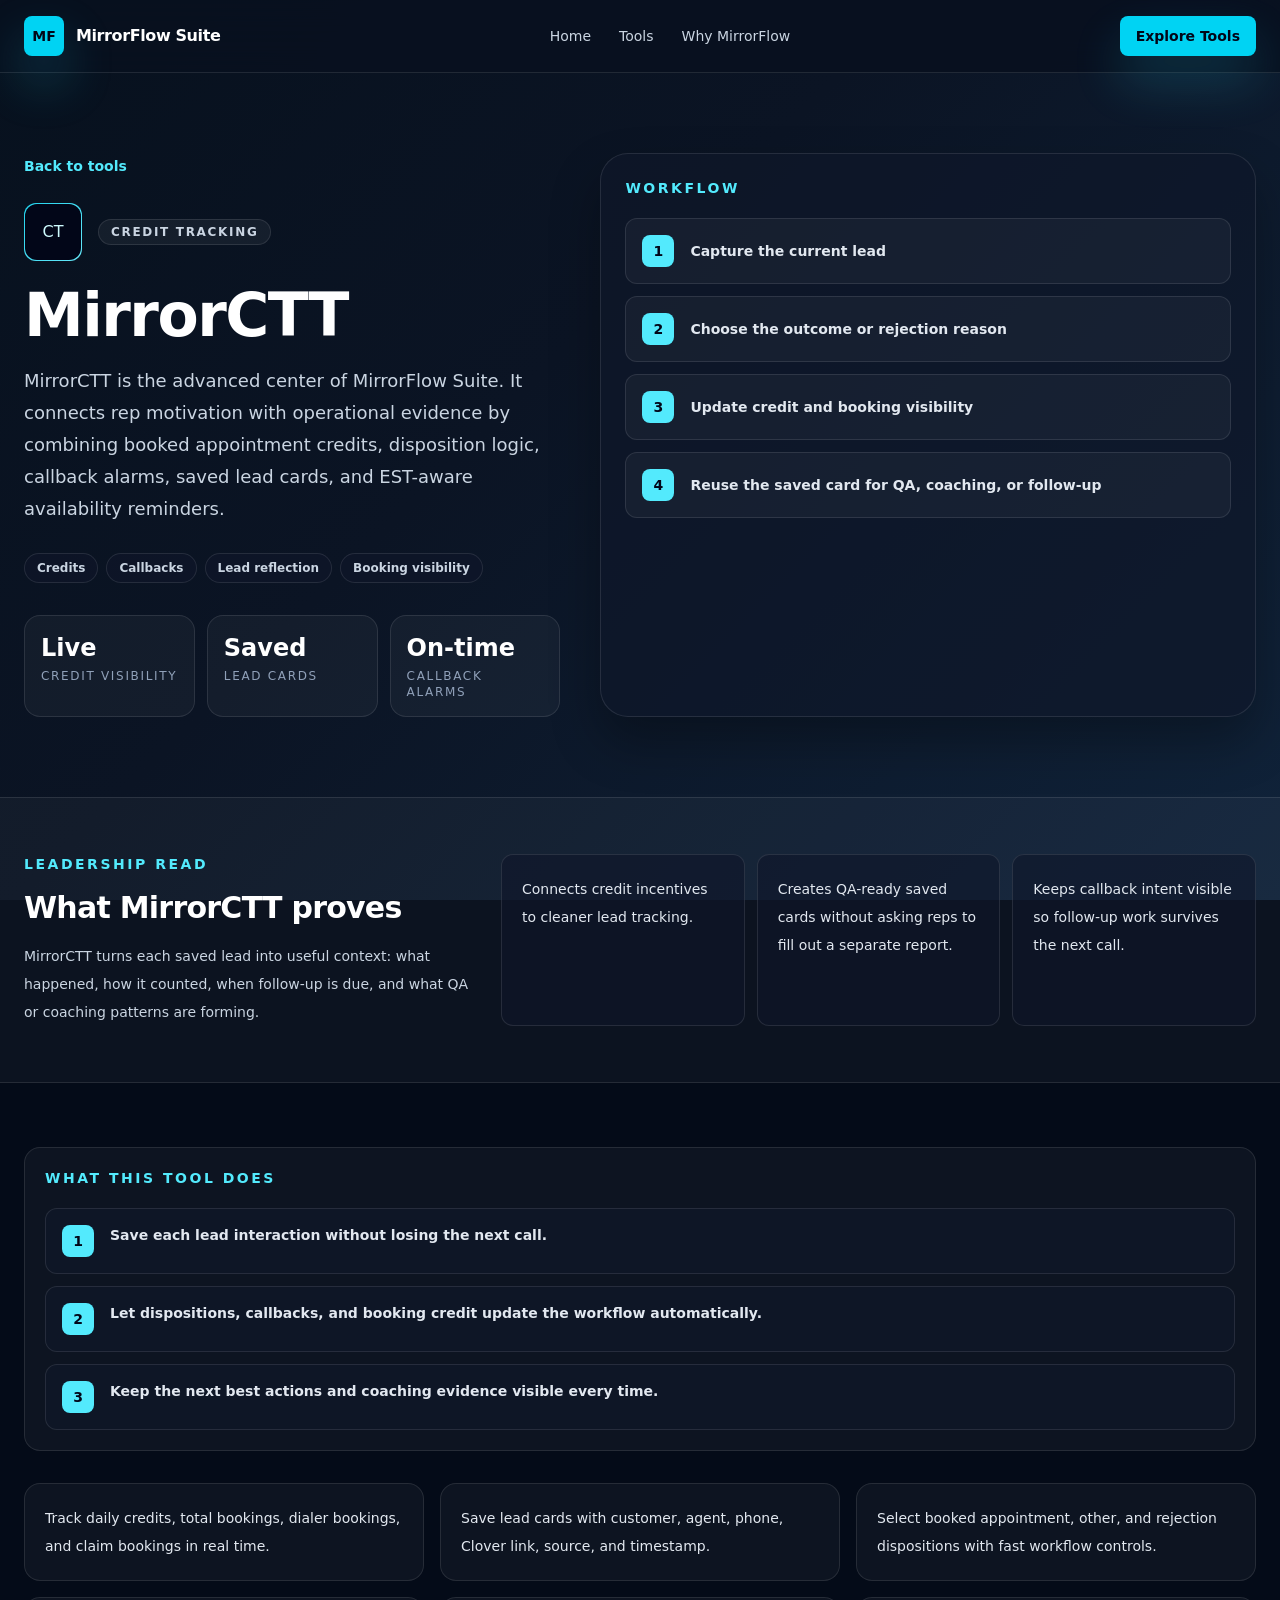
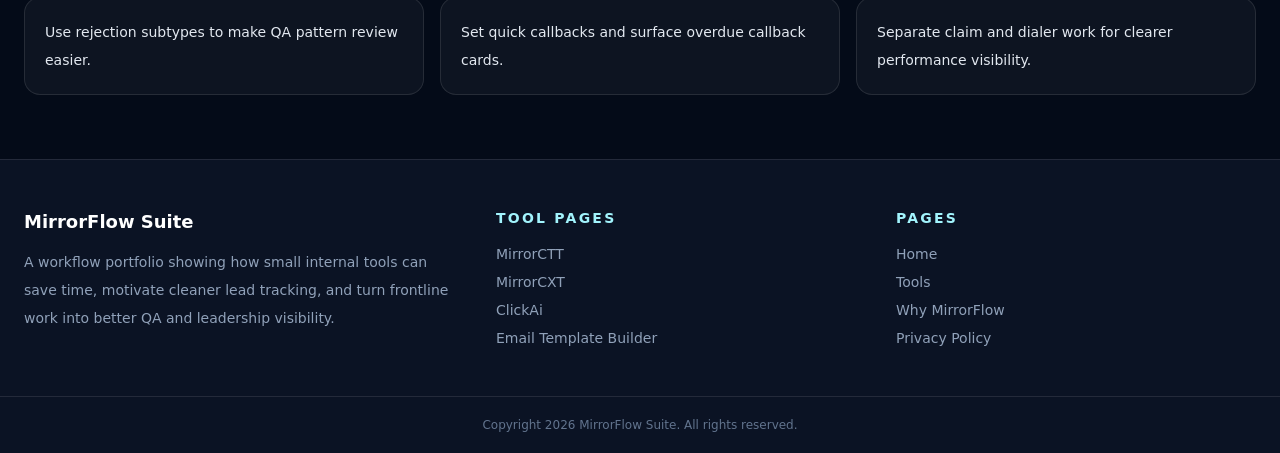
<file: tools/mirrorctt/index.html>
<!doctype html>
<html lang="en">
  <head>
    <meta charset="UTF-8" />
    <meta name="viewport" content="width=device-width, initial-scale=1.0" />
    <meta name="description" content="MirrorFlow Suite is a portfolio of workflow tools that save time, incentivize cleaner lead tracking, and turn frontline work into QA and leadership visibility." />
    <title>MirrorCTT | MirrorFlow Suite</title>
    <link rel="stylesheet" crossorigin href="../../assets/main-Bpl_9lqr.css">
    <link rel="stylesheet" href="../../assets/site.css">
  </head>
  <body class="min-h-screen overflow-hidden bg-[#07111e] text-slate-100">
    <div class="pointer-events-none fixed inset-0 bg-page-hero"></div>
    <div class="pointer-events-none fixed inset-0 opacity-[0.08] bg-grid-lines"></div>
    <header class="sticky top-0 z-40 border-b border-white/10 bg-[#08111f]/88 backdrop-blur-xl">
      <nav class="mx-auto flex max-w-7xl items-center justify-between gap-4 px-5 py-4 sm:px-6 lg:px-8">
        <a href="../../index.html" class="flex items-center gap-3">
          <span class="grid h-10 w-10 place-items-center rounded-lg bg-cyan-400 text-sm font-black text-slate-950 shadow-lg shadow-cyan-400/25">MF</span>
          <span class="text-base font-semibold tracking-tight text-white">MirrorFlow Suite</span>
        </a>
        <div class="hidden items-center gap-7 md:flex">
          <a href="../../index.html" class="text-sm font-medium text-slate-300 transition hover:text-cyan-200">Home</a>
          <a href="../index.html" class="text-sm font-medium text-slate-300 transition hover:text-cyan-200">Tools</a>
          <a href="../../about/index.html" class="text-sm font-medium text-slate-300 transition hover:text-cyan-200">Why MirrorFlow</a>
        </div>
        <a href="../../tools/mirrorctt/index.html" class="inline-flex min-h-10 items-center justify-center rounded-lg bg-cyan-400 px-4 text-sm font-bold text-slate-950 shadow-lg shadow-cyan-400/20 transition hover:-translate-y-0.5 hover:bg-cyan-300">Explore Tools</a>
      </nav>
      <div class="border-t border-white/10 px-5 py-3 md:hidden">
        <div class="mx-auto flex max-w-7xl justify-between gap-3">
          <a href="../../index.html" class="text-sm font-medium text-slate-300 transition hover:text-cyan-200">Home</a>
          <a href="../index.html" class="text-sm font-medium text-slate-300 transition hover:text-cyan-200">Tools</a>
          <a href="../../about/index.html" class="text-sm font-medium text-slate-300 transition hover:text-cyan-200">Why MirrorFlow</a>
        </div>
      </div>
    </header>
    <main class="relative">
      <section class="mx-auto grid max-w-7xl gap-10 px-5 py-16 sm:px-6 lg:grid-cols-[0.9fr_1.1fr] lg:px-8 lg:py-20">
        <div>
          <a href="../index.html" class="text-sm font-bold text-cyan-300 hover:text-cyan-200">Back to tools</a>
          <div class="mt-6 flex items-center gap-4">
            <span class="rounded-xl bg-gradient-to-br bg-cyan-300 p-px">
              <span class="grid h-14 w-14 place-items-center rounded-xl bg-slate-950 text-cyan-100">CT</span>
            </span>
            <span class="rounded-full border border-white/10 bg-white/[0.05] px-3 py-1 text-xs font-bold uppercase tracking-[0.14em] text-slate-300">Credit Tracking</span>
          </div>
          <h1 class="mt-6 text-5xl font-semibold tracking-tight text-white sm:text-6xl">MirrorCTT</h1>
          <p class="mt-5 text-lg leading-8 text-slate-300">MirrorCTT is the advanced center of MirrorFlow Suite. It connects rep motivation with operational evidence by combining booked appointment credits, disposition logic, callback alarms, saved lead cards, and EST-aware availability reminders.</p>
          <div class="mt-7 flex flex-wrap gap-2">
            <span class="rounded-full border border-white/10 bg-slate-950/60 px-3 py-1.5 text-xs font-semibold text-slate-300">Credits</span>
            <span class="rounded-full border border-white/10 bg-slate-950/60 px-3 py-1.5 text-xs font-semibold text-slate-300">Callbacks</span>
            <span class="rounded-full border border-white/10 bg-slate-950/60 px-3 py-1.5 text-xs font-semibold text-slate-300">Lead reflection</span>
            <span class="rounded-full border border-white/10 bg-slate-950/60 px-3 py-1.5 text-xs font-semibold text-slate-300">Booking visibility</span>
          </div>
          <div class="mt-8 grid gap-3 sm:grid-cols-3">
            <div class="rounded-2xl border border-white/10 bg-white/[0.04] p-4">
              <p class="text-2xl font-black text-white">Live</p>
              <p class="mt-1 text-xs uppercase tracking-[0.14em] text-slate-400">Credit visibility</p>
            </div>
            <div class="rounded-2xl border border-white/10 bg-white/[0.04] p-4">
              <p class="text-2xl font-black text-white">Saved</p>
              <p class="mt-1 text-xs uppercase tracking-[0.14em] text-slate-400">Lead cards</p>
            </div>
            <div class="rounded-2xl border border-white/10 bg-white/[0.04] p-4">
              <p class="text-2xl font-black text-white">On-time</p>
              <p class="mt-1 text-xs uppercase tracking-[0.14em] text-slate-400">Callback alarms</p>
            </div>
          </div>
        </div>
        <div class="rounded-[28px] border border-white/10 bg-slate-950/70 p-6 shadow-2xl shadow-black/30">
          <p class="text-sm font-bold uppercase tracking-[0.18em] text-cyan-300">Workflow</p>
          <div class="mt-5 grid gap-3">
            <div class="flex items-center gap-4 rounded-xl border border-white/10 bg-white/[0.04] p-4">
              <span class="grid h-8 w-8 shrink-0 place-items-center rounded-lg bg-cyan-300 text-sm font-black text-slate-950">1</span>
              <span class="text-sm font-semibold text-slate-200">Capture the current lead</span>
            </div>
            <div class="flex items-center gap-4 rounded-xl border border-white/10 bg-white/[0.04] p-4">
              <span class="grid h-8 w-8 shrink-0 place-items-center rounded-lg bg-cyan-300 text-sm font-black text-slate-950">2</span>
              <span class="text-sm font-semibold text-slate-200">Choose the outcome or rejection reason</span>
            </div>
            <div class="flex items-center gap-4 rounded-xl border border-white/10 bg-white/[0.04] p-4">
              <span class="grid h-8 w-8 shrink-0 place-items-center rounded-lg bg-cyan-300 text-sm font-black text-slate-950">3</span>
              <span class="text-sm font-semibold text-slate-200">Update credit and booking visibility</span>
            </div>
            <div class="flex items-center gap-4 rounded-xl border border-white/10 bg-white/[0.04] p-4">
              <span class="grid h-8 w-8 shrink-0 place-items-center rounded-lg bg-cyan-300 text-sm font-black text-slate-950">4</span>
              <span class="text-sm font-semibold text-slate-200">Reuse the saved card for QA, coaching, or follow-up</span>
            </div>
          </div>
        </div>
      </section>
      <section class="border-y border-white/10 bg-white/[0.035]">
        <div class="mx-auto grid max-w-7xl gap-6 px-5 py-14 sm:px-6 lg:grid-cols-[0.75fr_1.25fr] lg:px-8">
          <div>
            <p class="text-sm font-bold uppercase tracking-[0.18em] text-cyan-300">Leadership Read</p>
            <h2 class="mt-4 text-3xl font-semibold tracking-tight text-white">What MirrorCTT proves</h2>
            <p class="mt-4 text-sm leading-7 text-slate-300">MirrorCTT turns each saved lead into useful context: what happened, how it counted, when follow-up is due, and what QA or coaching patterns are forming.</p>
          </div>
          <div class="grid gap-3 md:grid-cols-3">
            <div class="rounded-xl border border-white/10 bg-slate-950/60 p-5">
              <p class="text-sm leading-7 text-slate-200">Connects credit incentives to cleaner lead tracking.</p>
            </div>
            <div class="rounded-xl border border-white/10 bg-slate-950/60 p-5">
              <p class="text-sm leading-7 text-slate-200">Creates QA-ready saved cards without asking reps to fill out a separate report.</p>
            </div>
            <div class="rounded-xl border border-white/10 bg-slate-950/60 p-5">
              <p class="text-sm leading-7 text-slate-200">Keeps callback intent visible so follow-up work survives the next call.</p>
            </div>
          </div>
        </div>
      </section>
      <section class="mx-auto max-w-7xl gap-6 px-5 py-16 sm:px-6 lg:px-8">
        <div class="rounded-2xl border border-white/10 bg-white/[0.04] p-5 mb-8">
          <p class="text-sm font-bold uppercase tracking-[0.18em] text-cyan-300">What This Tool Does</p>
          <div class="mt-5 grid gap-3">
            <div class="flex gap-4 rounded-xl border border-white/10 bg-slate-950/70 p-4">
              <span class="grid h-8 w-8 shrink-0 place-items-center rounded-lg bg-cyan-300 text-sm font-black text-slate-950">1</span>
              <p class="text-sm font-semibold text-slate-200">Save each lead interaction without losing the next call.</p>
            </div>
            <div class="flex gap-4 rounded-xl border border-white/10 bg-slate-950/70 p-4">
              <span class="grid h-8 w-8 shrink-0 place-items-center rounded-lg bg-cyan-300 text-sm font-black text-slate-950">2</span>
              <p class="text-sm font-semibold text-slate-200">Let dispositions, callbacks, and booking credit update the workflow automatically.</p>
            </div>
            <div class="flex gap-4 rounded-xl border border-white/10 bg-slate-950/70 p-4">
              <span class="grid h-8 w-8 shrink-0 place-items-center rounded-lg bg-cyan-300 text-sm font-black text-slate-950">3</span>
              <p class="text-sm font-semibold text-slate-200">Keep the next best actions and coaching evidence visible every time.</p>
            </div>
          </div>
        </div>
        <div class="grid gap-4 md:grid-cols-2 xl:grid-cols-3">
          <div class="rounded-2xl border border-white/10 bg-white/[0.04] p-5 text-sm leading-7 text-slate-200">Track daily credits, total bookings, dialer bookings, and claim bookings in real time.</div>
          <div class="rounded-2xl border border-white/10 bg-white/[0.04] p-5 text-sm leading-7 text-slate-200">Save lead cards with customer, agent, phone, Clover link, source, and timestamp.</div>
          <div class="rounded-2xl border border-white/10 bg-white/[0.04] p-5 text-sm leading-7 text-slate-200">Select booked appointment, other, and rejection dispositions with fast workflow controls.</div>
          <div class="rounded-2xl border border-white/10 bg-white/[0.04] p-5 text-sm leading-7 text-slate-200">Use rejection subtypes to make QA pattern review easier.</div>
          <div class="rounded-2xl border border-white/10 bg-white/[0.04] p-5 text-sm leading-7 text-slate-200">Set quick callbacks and surface overdue callback cards.</div>
          <div class="rounded-2xl border border-white/10 bg-white/[0.04] p-5 text-sm leading-7 text-slate-200">Separate claim and dialer work for clearer performance visibility.</div>
        </div>
      </section>
    </main>
    <footer class="relative border-t border-white/10 bg-slate-950/70">
      <div class="mx-auto grid max-w-7xl gap-10 px-5 py-12 sm:px-6 md:grid-cols-[1.2fr_1fr_1fr] lg:px-8">
        <div>
          <p class="text-lg font-semibold text-white">MirrorFlow Suite</p>
          <p class="mt-3 max-w-md text-sm leading-7 text-slate-400">A workflow portfolio showing how small internal tools can save time, motivate cleaner lead tracking, and turn frontline work into better QA and leadership visibility.</p>
        </div>
        <div>
          <p class="text-sm font-semibold uppercase tracking-[0.16em] text-cyan-200">Tool pages</p>
          <div class="mt-4 grid gap-2">
            <a href="../mirrorctt/index.html" class="text-sm text-slate-400 hover:text-cyan-200">MirrorCTT</a>
            <a href="../mirrorcxt/index.html" class="text-sm text-slate-400 hover:text-cyan-200">MirrorCXT</a>
            <a href="../clickai/index.html" class="text-sm text-slate-400 hover:text-cyan-200">ClickAi</a>
            <a href="../email-template-builder/index.html" class="text-sm text-slate-400 hover:text-cyan-200">Email Template Builder</a>
          </div>
        </div>
        <div>
          <p class="text-sm font-semibold uppercase tracking-[0.16em] text-cyan-200">Pages</p>
          <div class="mt-4 grid gap-2">
            <a href="../../index.html" class="text-sm text-slate-400 hover:text-cyan-200">Home</a>
            <a href="../index.html" class="text-sm text-slate-400 hover:text-cyan-200">Tools</a>
            <a href="../../about/index.html" class="text-sm text-slate-400 hover:text-cyan-200">Why MirrorFlow</a>
            <a href="../../mirrorctt-privacy.html" class="text-sm text-slate-400 hover:text-cyan-200">Privacy Policy</a>
          </div>
        </div>
      </div>
      <div class="border-t border-white/10 px-5 py-5 text-center text-xs text-slate-500">Copyright 2026 MirrorFlow Suite. All rights reserved.</div>
    </footer>
  </body>
</html>
</file>
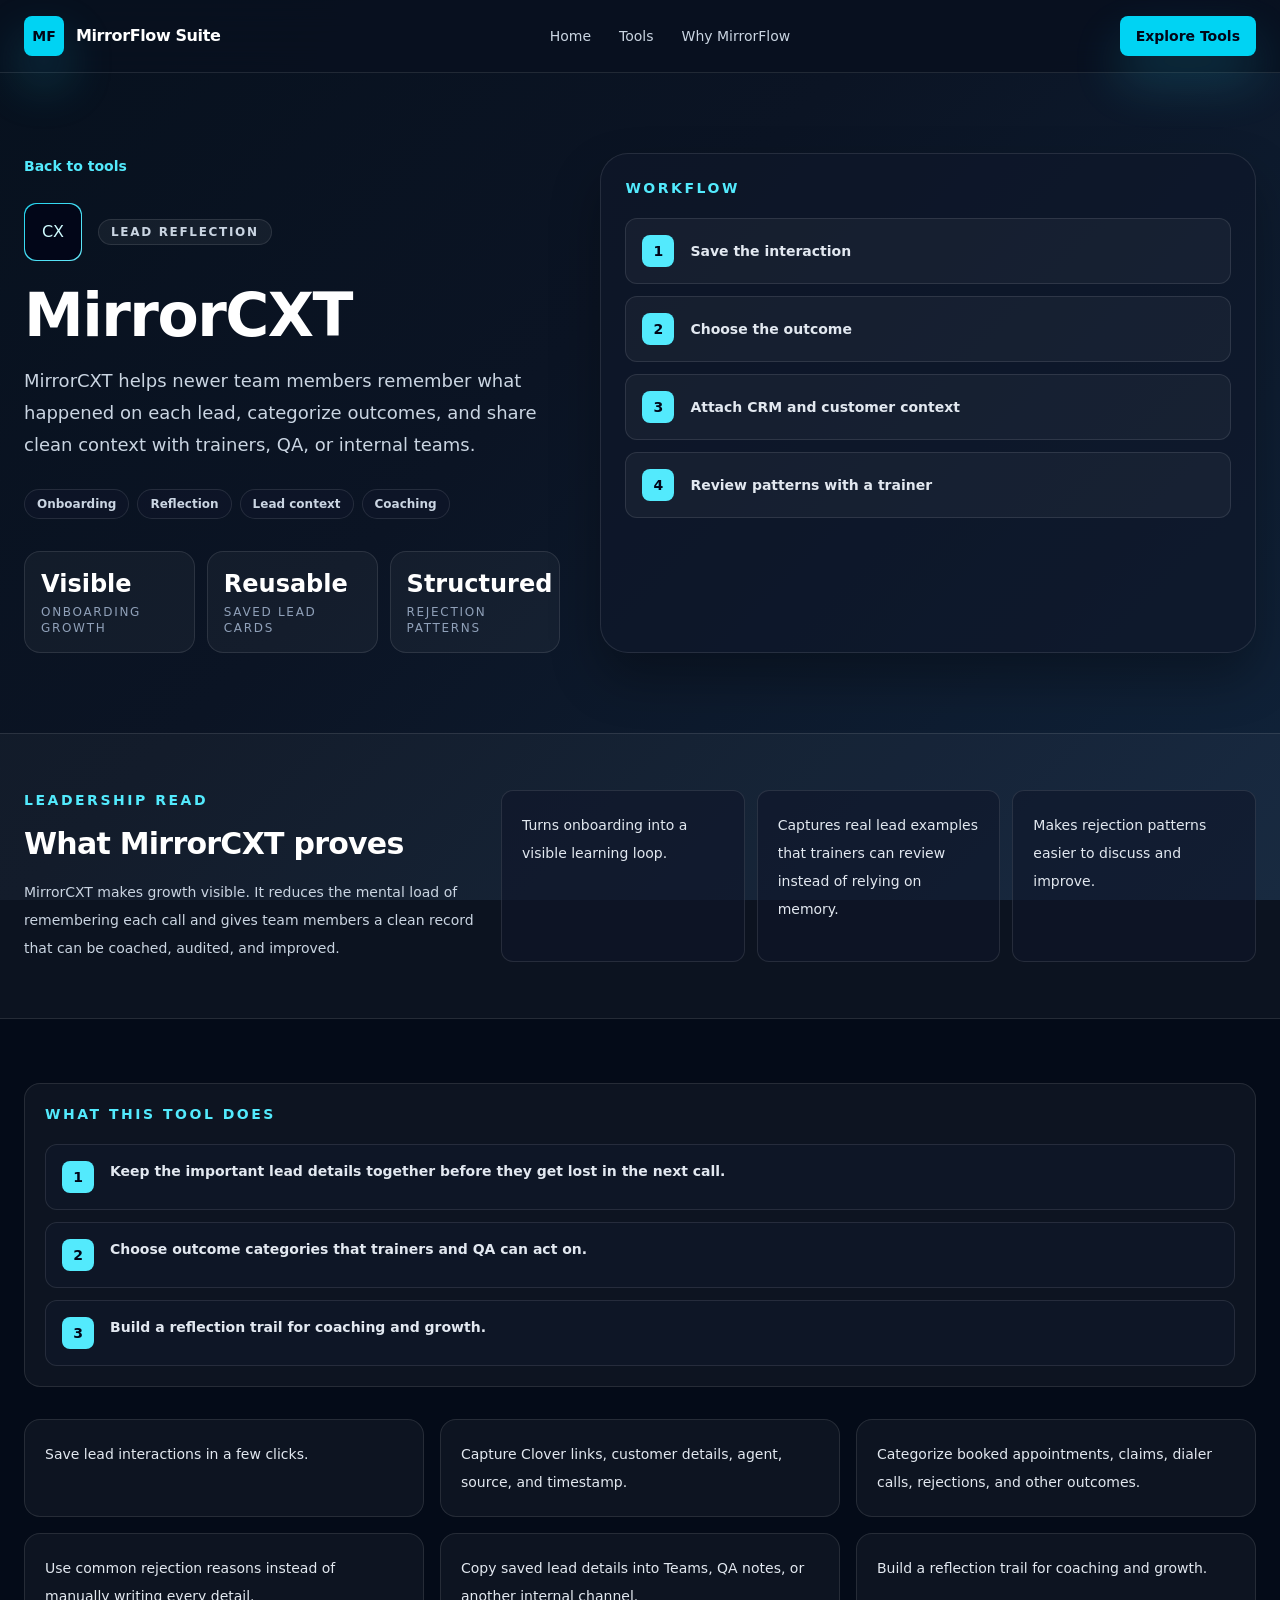
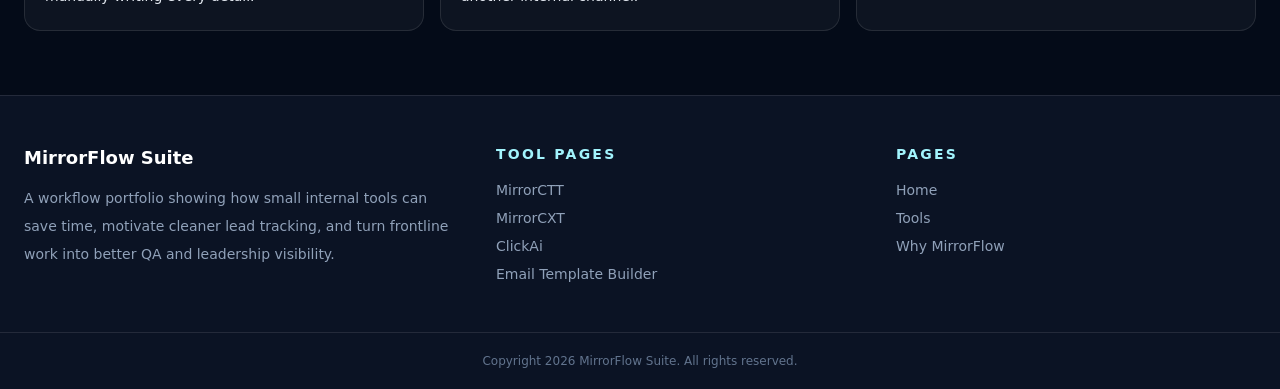
<file: tools/mirrorcxt/index.html>
<!doctype html>
<html lang="en">
  <head>
    <meta charset="UTF-8" />
    <meta name="viewport" content="width=device-width, initial-scale=1.0" />
    <meta name="description" content="MirrorFlow Suite is a portfolio of workflow tools that save time, incentivize cleaner lead tracking, and turn frontline work into QA and leadership visibility." />
    <title>MirrorCXT | MirrorFlow Suite</title>
    <link rel="stylesheet" crossorigin href="../../assets/main-Bpl_9lqr.css">
    <link rel="stylesheet" href="../../assets/site.css">
  </head>
  <body class="min-h-screen overflow-hidden bg-[#07111e] text-slate-100">
    <div class="pointer-events-none fixed inset-0 bg-page-hero"></div>
    <div class="pointer-events-none fixed inset-0 opacity-[0.08] bg-grid-lines"></div>
    <header class="sticky top-0 z-40 border-b border-white/10 bg-[#08111f]/88 backdrop-blur-xl">
      <nav class="mx-auto flex max-w-7xl items-center justify-between gap-4 px-5 py-4 sm:px-6 lg:px-8">
        <a href="../../index.html" class="flex items-center gap-3">
          <span class="grid h-10 w-10 place-items-center rounded-lg bg-cyan-400 text-sm font-black text-slate-950 shadow-lg shadow-cyan-400/25">MF</span>
          <span class="text-base font-semibold tracking-tight text-white">MirrorFlow Suite</span>
        </a>
        <div class="hidden items-center gap-7 md:flex">
          <a href="../../index.html" class="text-sm font-medium text-slate-300 transition hover:text-cyan-200">Home</a>
          <a href="../index.html" class="text-sm font-medium text-slate-300 transition hover:text-cyan-200">Tools</a>
          <a href="../../about/index.html" class="text-sm font-medium text-slate-300 transition hover:text-cyan-200">Why MirrorFlow</a>
        </div>
        <a href="../../tools/mirrorctt/index.html" class="inline-flex min-h-10 items-center justify-center rounded-lg bg-cyan-400 px-4 text-sm font-bold text-slate-950 shadow-lg shadow-cyan-400/20 transition hover:-translate-y-0.5 hover:bg-cyan-300">Explore Tools</a>
      </nav>
      <div class="border-t border-white/10 px-5 py-3 md:hidden">
        <div class="mx-auto flex max-w-7xl justify-between gap-3">
          <a href="../../index.html" class="text-sm font-medium text-slate-300 transition hover:text-cyan-200">Home</a>
          <a href="../index.html" class="text-sm font-medium text-slate-300 transition hover:text-cyan-200">Tools</a>
          <a href="../../about/index.html" class="text-sm font-medium text-slate-300 transition hover:text-cyan-200">Why MirrorFlow</a>
        </div>
      </div>
    </header>
    <main class="relative">
      <section class="mx-auto grid max-w-7xl gap-10 px-5 py-16 sm:px-6 lg:grid-cols-[0.9fr_1.1fr] lg:px-8 lg:py-20">
        <div>
          <a href="../index.html" class="text-sm font-bold text-cyan-300 hover:text-cyan-200">Back to tools</a>
          <div class="mt-6 flex items-center gap-4">
            <span class="rounded-xl bg-gradient-to-br bg-cyan-300 p-px">
              <span class="grid h-14 w-14 place-items-center rounded-xl bg-slate-950 text-cyan-100">CX</span>
            </span>
            <span class="rounded-full border border-white/10 bg-white/[0.05] px-3 py-1 text-xs font-bold uppercase tracking-[0.14em] text-slate-300">Lead Reflection</span>
          </div>
          <h1 class="mt-6 text-5xl font-semibold tracking-tight text-white sm:text-6xl">MirrorCXT</h1>
          <p class="mt-5 text-lg leading-8 text-slate-300">MirrorCXT helps newer team members remember what happened on each lead, categorize outcomes, and share clean context with trainers, QA, or internal teams.</p>
          <div class="mt-7 flex flex-wrap gap-2">
            <span class="rounded-full border border-white/10 bg-slate-950/60 px-3 py-1.5 text-xs font-semibold text-slate-300">Onboarding</span>
            <span class="rounded-full border border-white/10 bg-slate-950/60 px-3 py-1.5 text-xs font-semibold text-slate-300">Reflection</span>
            <span class="rounded-full border border-white/10 bg-slate-950/60 px-3 py-1.5 text-xs font-semibold text-slate-300">Lead context</span>
            <span class="rounded-full border border-white/10 bg-slate-950/60 px-3 py-1.5 text-xs font-semibold text-slate-300">Coaching</span>
          </div>
          <div class="mt-8 grid gap-3 sm:grid-cols-3">
            <div class="rounded-2xl border border-white/10 bg-white/[0.04] p-4">
              <p class="text-2xl font-black text-white">Visible</p>
              <p class="mt-1 text-xs uppercase tracking-[0.14em] text-slate-400">Onboarding growth</p>
            </div>
            <div class="rounded-2xl border border-white/10 bg-white/[0.04] p-4">
              <p class="text-2xl font-black text-white">Reusable</p>
              <p class="mt-1 text-xs uppercase tracking-[0.14em] text-slate-400">Saved lead cards</p>
            </div>
            <div class="rounded-2xl border border-white/10 bg-white/[0.04] p-4">
              <p class="text-2xl font-black text-white">Structured</p>
              <p class="mt-1 text-xs uppercase tracking-[0.14em] text-slate-400">Rejection patterns</p>
            </div>
          </div>
        </div>
        <div class="rounded-[28px] border border-white/10 bg-slate-950/70 p-6 shadow-2xl shadow-black/30">
          <p class="text-sm font-bold uppercase tracking-[0.18em] text-cyan-300">Workflow</p>
          <div class="mt-5 grid gap-3">
            <div class="flex items-center gap-4 rounded-xl border border-white/10 bg-white/[0.04] p-4">
              <span class="grid h-8 w-8 shrink-0 place-items-center rounded-lg bg-cyan-300 text-sm font-black text-slate-950">1</span>
              <span class="text-sm font-semibold text-slate-200">Save the interaction</span>
            </div>
            <div class="flex items-center gap-4 rounded-xl border border-white/10 bg-white/[0.04] p-4">
              <span class="grid h-8 w-8 shrink-0 place-items-center rounded-lg bg-cyan-300 text-sm font-black text-slate-950">2</span>
              <span class="text-sm font-semibold text-slate-200">Choose the outcome</span>
            </div>
            <div class="flex items-center gap-4 rounded-xl border border-white/10 bg-white/[0.04] p-4">
              <span class="grid h-8 w-8 shrink-0 place-items-center rounded-lg bg-cyan-300 text-sm font-black text-slate-950">3</span>
              <span class="text-sm font-semibold text-slate-200">Attach CRM and customer context</span>
            </div>
            <div class="flex items-center gap-4 rounded-xl border border-white/10 bg-white/[0.04] p-4">
              <span class="grid h-8 w-8 shrink-0 place-items-center rounded-lg bg-cyan-300 text-sm font-black text-slate-950">4</span>
              <span class="text-sm font-semibold text-slate-200">Review patterns with a trainer</span>
            </div>
          </div>
        </div>
      </section>
      <section class="border-y border-white/10 bg-white/[0.035]">
        <div class="mx-auto grid max-w-7xl gap-6 px-5 py-14 sm:px-6 lg:grid-cols-[0.75fr_1.25fr] lg:px-8">
          <div>
            <p class="text-sm font-bold uppercase tracking-[0.18em] text-cyan-300">Leadership Read</p>
            <h2 class="mt-4 text-3xl font-semibold tracking-tight text-white">What MirrorCXT proves</h2>
            <p class="mt-4 text-sm leading-7 text-slate-300">MirrorCXT makes growth visible. It reduces the mental load of remembering each call and gives team members a clean record that can be coached, audited, and improved.</p>
          </div>
          <div class="grid gap-3 md:grid-cols-3">
            <div class="rounded-xl border border-white/10 bg-slate-950/60 p-5">
              <p class="text-sm leading-7 text-slate-200">Turns onboarding into a visible learning loop.</p>
            </div>
            <div class="rounded-xl border border-white/10 bg-slate-950/60 p-5">
              <p class="text-sm leading-7 text-slate-200">Captures real lead examples that trainers can review instead of relying on memory.</p>
            </div>
            <div class="rounded-xl border border-white/10 bg-slate-950/60 p-5">
              <p class="text-sm leading-7 text-slate-200">Makes rejection patterns easier to discuss and improve.</p>
            </div>
          </div>
        </div>
      </section>
      <section class="mx-auto max-w-7xl gap-6 px-5 py-16 sm:px-6 lg:px-8">
        <div class="rounded-2xl border border-white/10 bg-white/[0.04] p-5 mb-8">
          <p class="text-sm font-bold uppercase tracking-[0.18em] text-cyan-300">What This Tool Does</p>
          <div class="mt-5 grid gap-3">
            <div class="flex gap-4 rounded-xl border border-white/10 bg-slate-950/70 p-4">
              <span class="grid h-8 w-8 shrink-0 place-items-center rounded-lg bg-cyan-300 text-sm font-black text-slate-950">1</span>
              <p class="text-sm font-semibold text-slate-200">Keep the important lead details together before they get lost in the next call.</p>
            </div>
            <div class="flex gap-4 rounded-xl border border-white/10 bg-slate-950/70 p-4">
              <span class="grid h-8 w-8 shrink-0 place-items-center rounded-lg bg-cyan-300 text-sm font-black text-slate-950">2</span>
              <p class="text-sm font-semibold text-slate-200">Choose outcome categories that trainers and QA can act on.</p>
            </div>
            <div class="flex gap-4 rounded-xl border border-white/10 bg-slate-950/70 p-4">
              <span class="grid h-8 w-8 shrink-0 place-items-center rounded-lg bg-cyan-300 text-sm font-black text-slate-950">3</span>
              <p class="text-sm font-semibold text-slate-200">Build a reflection trail for coaching and growth.</p>
            </div>
          </div>
        </div>
        <div class="grid gap-4 md:grid-cols-2 xl:grid-cols-3">
          <div class="rounded-2xl border border-white/10 bg-white/[0.04] p-5 text-sm leading-7 text-slate-200">Save lead interactions in a few clicks.</div>
          <div class="rounded-2xl border border-white/10 bg-white/[0.04] p-5 text-sm leading-7 text-slate-200">Capture Clover links, customer details, agent, source, and timestamp.</div>
          <div class="rounded-2xl border border-white/10 bg-white/[0.04] p-5 text-sm leading-7 text-slate-200">Categorize booked appointments, claims, dialer calls, rejections, and other outcomes.</div>
          <div class="rounded-2xl border border-white/10 bg-white/[0.04] p-5 text-sm leading-7 text-slate-200">Use common rejection reasons instead of manually writing every detail.</div>
          <div class="rounded-2xl border border-white/10 bg-white/[0.04] p-5 text-sm leading-7 text-slate-200">Copy saved lead details into Teams, QA notes, or another internal channel.</div>
          <div class="rounded-2xl border border-white/10 bg-white/[0.04] p-5 text-sm leading-7 text-slate-200">Build a reflection trail for coaching and growth.</div>
        </div>
      </section>
    </main>
    <footer class="relative border-t border-white/10 bg-slate-950/70">
      <div class="mx-auto grid max-w-7xl gap-10 px-5 py-12 sm:px-6 md:grid-cols-[1.2fr_1fr_1fr] lg:px-8">
        <div>
          <p class="text-lg font-semibold text-white">MirrorFlow Suite</p>
          <p class="mt-3 max-w-md text-sm leading-7 text-slate-400">A workflow portfolio showing how small internal tools can save time, motivate cleaner lead tracking, and turn frontline work into better QA and leadership visibility.</p>
        </div>
        <div>
          <p class="text-sm font-semibold uppercase tracking-[0.16em] text-cyan-200">Tool pages</p>
          <div class="mt-4 grid gap-2">
            <a href="../mirrorctt/index.html" class="text-sm text-slate-400 hover:text-cyan-200">MirrorCTT</a>
            <a href="../mirrorcxt/index.html" class="text-sm text-slate-400 hover:text-cyan-200">MirrorCXT</a>
            <a href="../clickai/index.html" class="text-sm text-slate-400 hover:text-cyan-200">ClickAi</a>
            <a href="../email-template-builder/index.html" class="text-sm text-slate-400 hover:text-cyan-200">Email Template Builder</a>
          </div>
        </div>
        <div>
          <p class="text-sm font-semibold uppercase tracking-[0.16em] text-cyan-200">Pages</p>
          <div class="mt-4 grid gap-2">
            <a href="../../index.html" class="text-sm text-slate-400 hover:text-cyan-200">Home</a>
            <a href="../index.html" class="text-sm text-slate-400 hover:text-cyan-200">Tools</a>
            <a href="../../about/index.html" class="text-sm text-slate-400 hover:text-cyan-200">Why MirrorFlow</a>
          </div>
        </div>
      </div>
      <div class="border-t border-white/10 px-5 py-5 text-center text-xs text-slate-500">Copyright 2026 MirrorFlow Suite. All rights reserved.</div>
    </footer>
  </body>
</html>
</file>
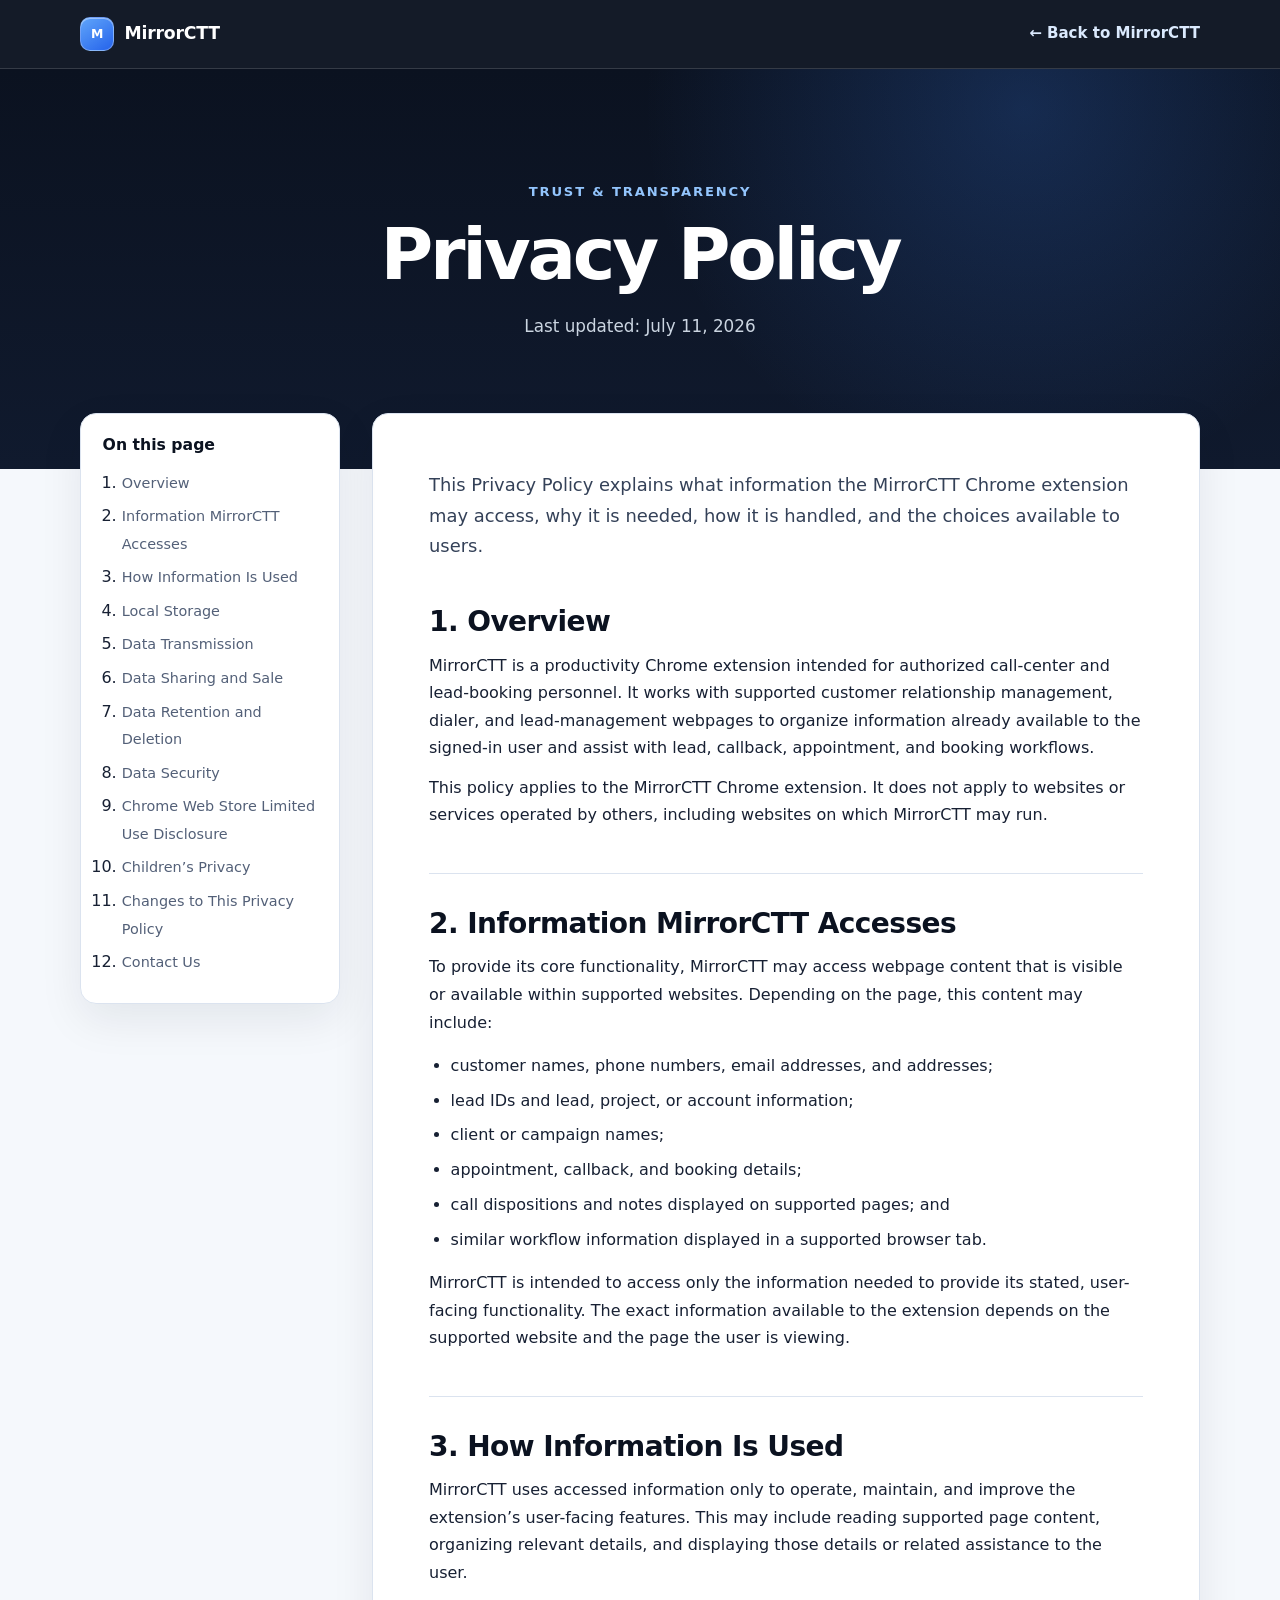
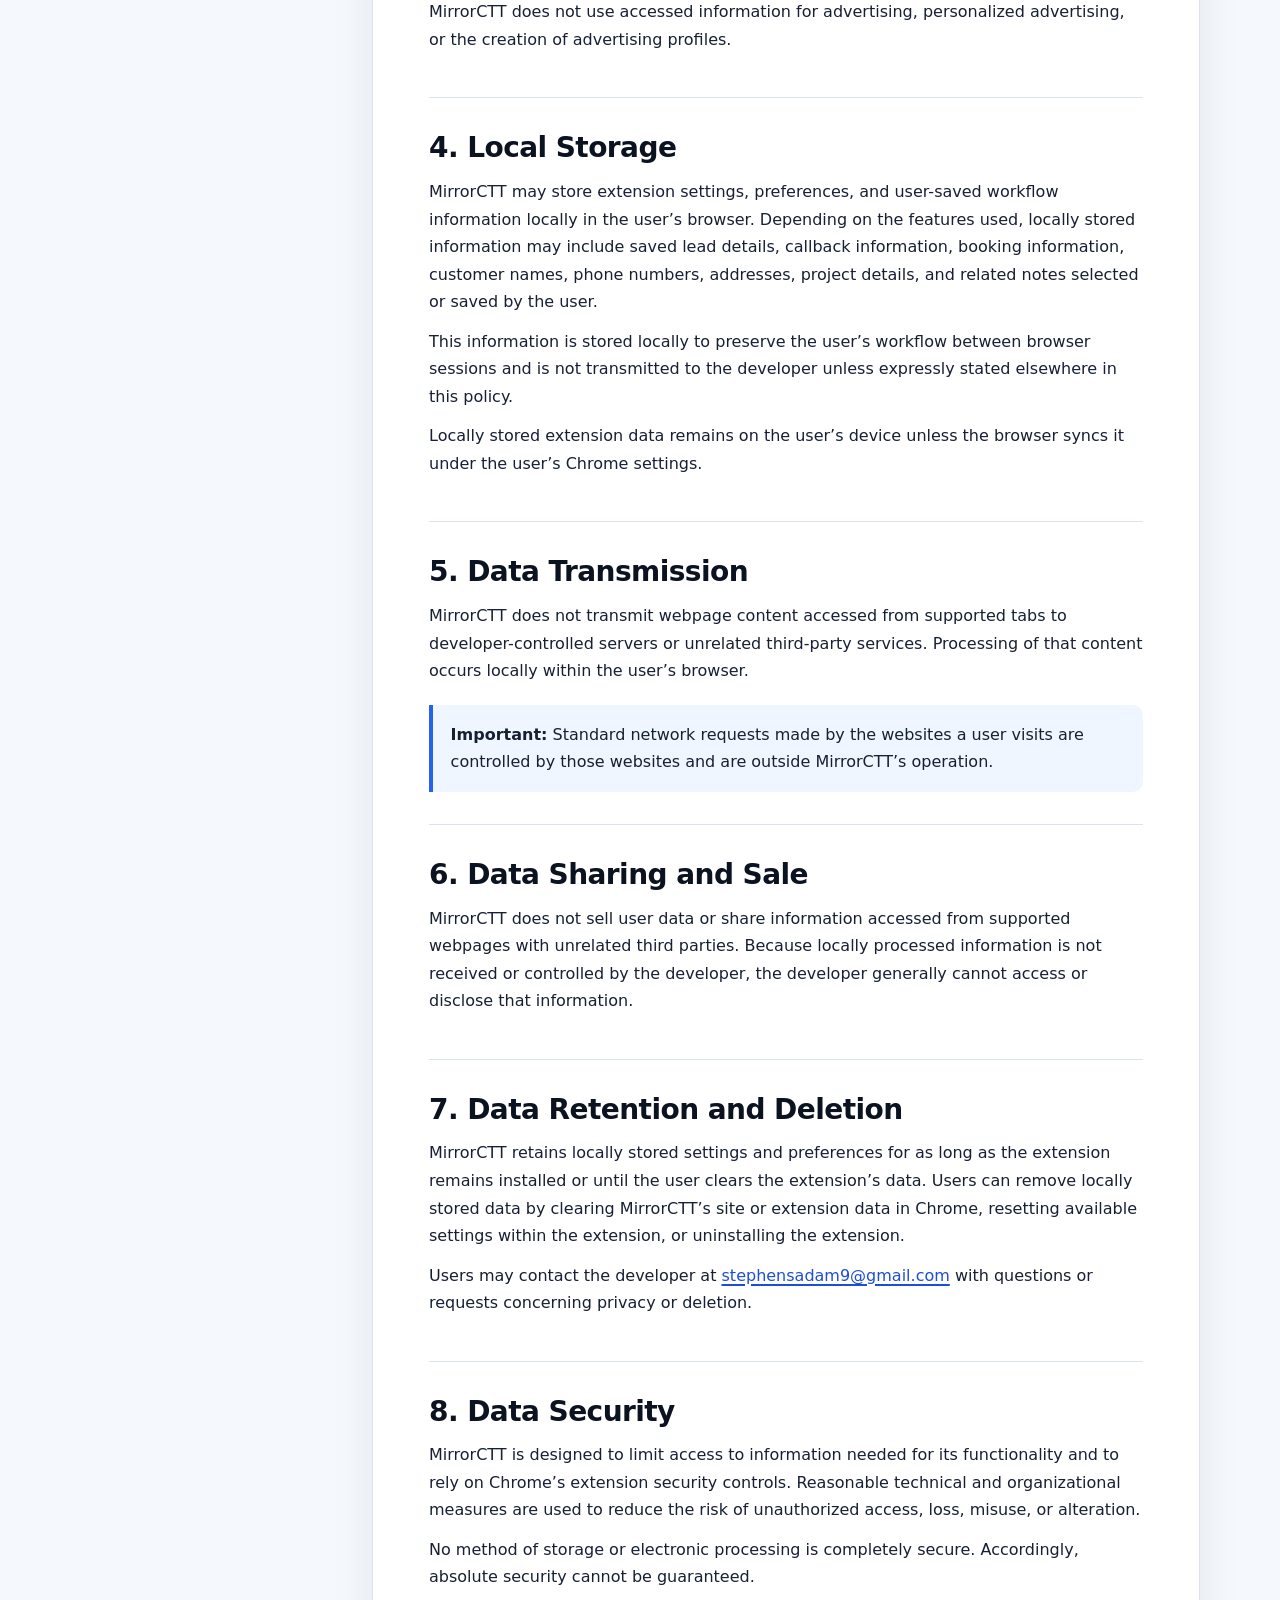
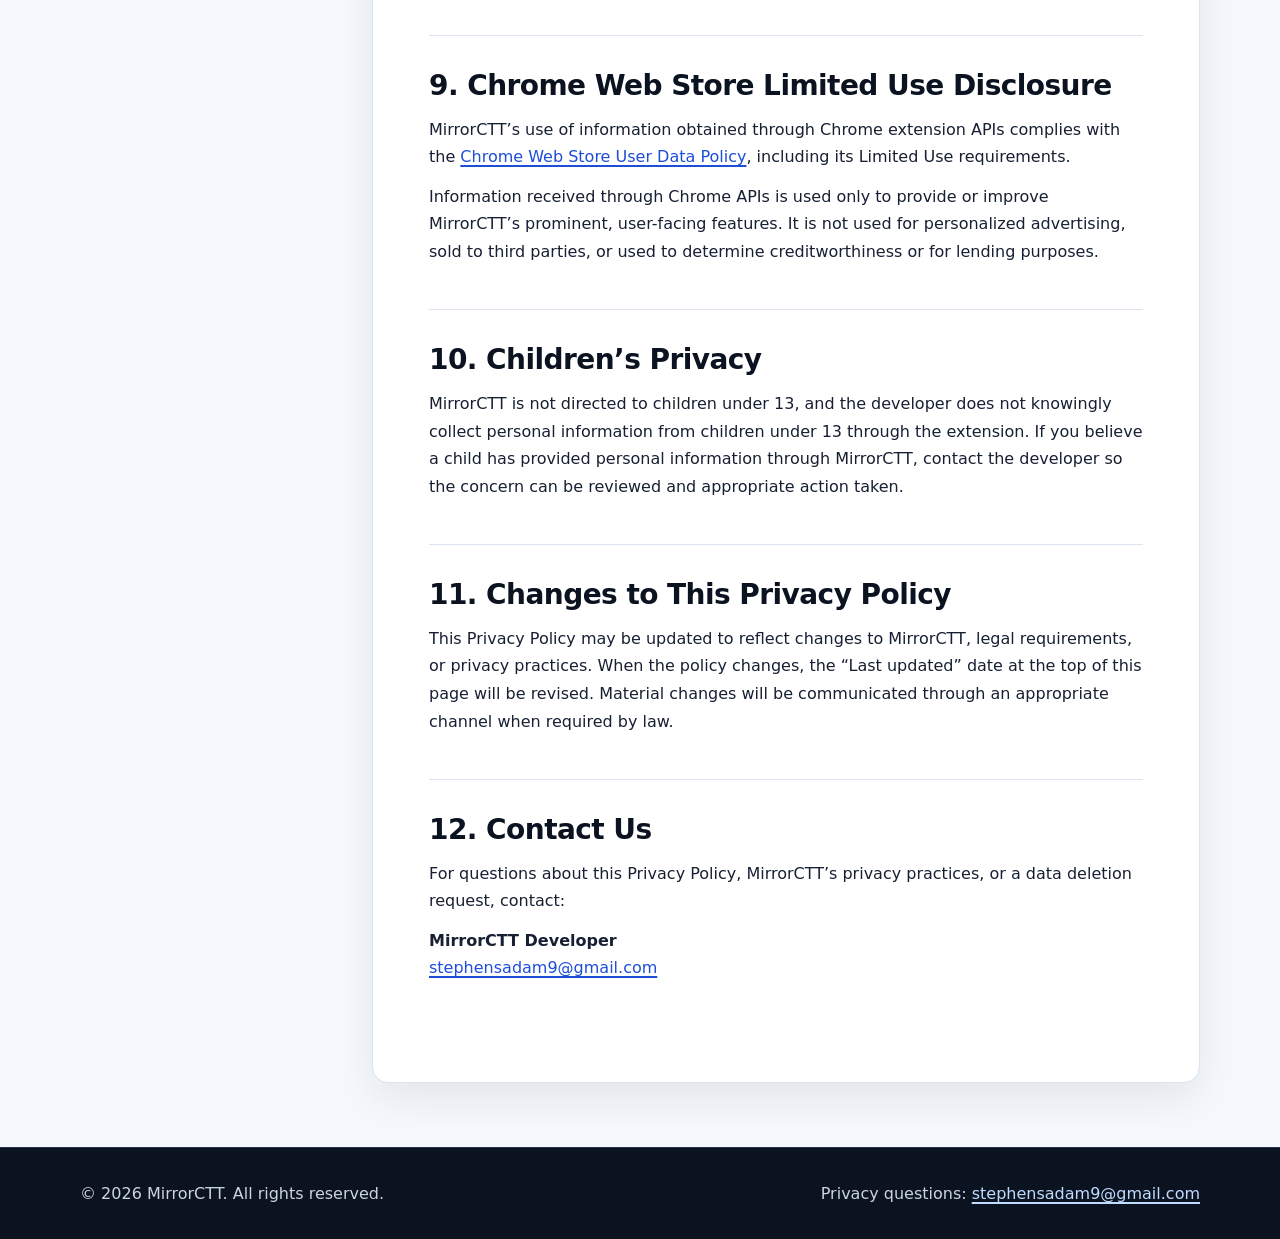
<file: mirrorctt-privacy.html>
<!doctype html>
<html lang="en">
<head>
  <meta charset="utf-8">
  <meta name="viewport" content="width=device-width, initial-scale=1">
  <title>Privacy Policy | MirrorCTT</title>
  <meta name="description" content="Learn how the MirrorCTT Chrome extension accesses, uses, stores, protects, and deletes information.">
  <meta name="theme-color" content="#0b1220">
  <meta property="og:type" content="website">
  <meta property="og:title" content="MirrorCTT Privacy Policy">
  <meta property="og:description" content="Learn how the MirrorCTT Chrome extension handles information and protects user privacy.">

  <style>
    :root {
      color-scheme: light;
      --navy: #0b1220;
      --blue: #2563eb;
      --blue-dark: #1d4ed8;
      --ink: #172033;
      --muted: #536078;
      --line: #dbe3ef;
      --surface: #ffffff;
      --soft: #f5f8fc;
      --focus: #f59e0b;
      --radius: 16px;
      --shadow: 0 16px 44px rgba(15, 23, 42, 0.08);
    }

    *, *::before, *::after { box-sizing: border-box; }

    html {
      scroll-behavior: smooth;
      scroll-padding-top: 6rem;
    }

    body {
      margin: 0;
      min-width: 0;
      overflow-wrap: anywhere;
      background: var(--soft);
      color: var(--ink);
      font-family: Inter, ui-sans-serif, system-ui, -apple-system, BlinkMacSystemFont, "Segoe UI", sans-serif;
      font-size: 1rem;
      line-height: 1.72;
      -webkit-font-smoothing: antialiased;
    }

    a {
      color: var(--blue-dark);
      text-decoration-thickness: 0.1em;
      text-underline-offset: 0.18em;
    }

    a:hover { color: #163ca7; }

    a:focus-visible {
      border-radius: 4px;
      outline: 3px solid var(--focus);
      outline-offset: 3px;
    }

    .skip-link {
      position: fixed;
      z-index: 100;
      top: 0.75rem;
      left: 0.75rem;
      transform: translateY(-180%);
      border-radius: 8px;
      background: #fff;
      color: var(--navy);
      padding: 0.7rem 1rem;
      font-weight: 700;
      transition: transform 120ms ease;
    }

    .skip-link:focus { transform: translateY(0); }

    .site-header {
      position: sticky;
      z-index: 20;
      top: 0;
      border-bottom: 1px solid rgba(255, 255, 255, 0.14);
      background: rgba(11, 18, 32, 0.96);
      color: #fff;
      backdrop-filter: blur(12px);
    }

    .nav {
      display: flex;
      width: min(1120px, calc(100% - 2rem));
      min-height: 68px;
      margin-inline: auto;
      align-items: center;
      justify-content: space-between;
      gap: 1rem;
    }

    .wordmark {
      display: inline-flex;
      align-items: center;
      gap: 0.65rem;
      color: #fff;
      font-size: 1.08rem;
      font-weight: 800;
      letter-spacing: -0.01em;
      text-decoration: none;
    }

    .wordmark-mark {
      display: grid;
      width: 34px;
      height: 34px;
      border: 1px solid rgba(255, 255, 255, 0.3);
      border-radius: 10px;
      background: linear-gradient(145deg, #60a5fa, #2563eb);
      box-shadow: inset 0 1px 0 rgba(255, 255, 255, 0.4);
      place-items: center;
      font-size: 0.78rem;
      letter-spacing: -0.04em;
    }

    .back-link {
      color: #dbeafe;
      font-size: 0.94rem;
      font-weight: 650;
      text-decoration: none;
    }

    .back-link:hover { color: #fff; }

    .hero {
      background:
        radial-gradient(circle at 80% 10%, rgba(59, 130, 246, 0.22), transparent 35%),
        linear-gradient(180deg, var(--navy), #101a2e);
      color: #fff;
      padding: clamp(4rem, 9vw, 7rem) 1rem clamp(5rem, 10vw, 8rem);
    }

    .hero-inner {
      width: min(900px, 100%);
      margin-inline: auto;
      text-align: center;
    }

    .eyebrow {
      margin: 0 0 0.8rem;
      color: #93c5fd;
      font-size: 0.82rem;
      font-weight: 800;
      letter-spacing: 0.14em;
      text-transform: uppercase;
    }

    h1 {
      margin: 0;
      font-size: clamp(2.35rem, 7vw, 4.5rem);
      line-height: 1.06;
      letter-spacing: -0.045em;
    }

    .updated {
      margin: 1.2rem 0 0;
      color: #cbd5e1;
      font-size: 1.05rem;
    }

    .page-shell {
      display: grid;
      width: min(1120px, calc(100% - 2rem));
      margin: -3.5rem auto 4rem;
      grid-template-columns: minmax(210px, 260px) minmax(0, 1fr);
      align-items: start;
      gap: 2rem;
    }

    .toc {
      position: sticky;
      top: 92px;
      border: 1px solid var(--line);
      border-radius: var(--radius);
      background: var(--surface);
      box-shadow: var(--shadow);
      padding: 1.35rem;
    }

    .toc h2 {
      margin: 0 0 0.85rem;
      color: var(--navy);
      font-size: 0.98rem;
      letter-spacing: 0;
    }

    .toc ol {
      margin: 0;
      padding-left: 1.2rem;
    }

    .toc li { margin: 0.38rem 0; }

    .toc a {
      color: var(--muted);
      font-size: 0.9rem;
      line-height: 1.38;
      text-decoration: none;
    }

    .toc a:hover { color: var(--blue-dark); text-decoration: underline; }

    .policy {
      min-width: 0;
      border: 1px solid var(--line);
      border-radius: var(--radius);
      background: var(--surface);
      box-shadow: var(--shadow);
      padding: clamp(1.4rem, 5vw, 3.5rem);
    }

    .intro {
      margin: 0 0 2.6rem;
      color: #344158;
      font-size: 1.12rem;
    }

    .policy section {
      padding-block: 2rem;
      border-top: 1px solid var(--line);
    }

    .policy section:first-of-type { border-top: 0; padding-top: 0; }

    h2 {
      margin: 0 0 0.8rem;
      color: var(--navy);
      font-size: clamp(1.35rem, 3vw, 1.75rem);
      line-height: 1.25;
      letter-spacing: -0.02em;
    }

    p { margin: 0.75rem 0; }

    ul { padding-left: 1.35rem; }

    li + li { margin-top: 0.45rem; }

    .callout {
      margin: 1.25rem 0 0;
      border-left: 4px solid var(--blue);
      border-radius: 0 10px 10px 0;
      background: #eff6ff;
      padding: 1rem 1.1rem;
    }

    .site-footer {
      border-top: 1px solid #263248;
      background: var(--navy);
      color: #cbd5e1;
      padding: 2rem 1rem;
    }

    .footer-inner {
      display: flex;
      width: min(1120px, 100%);
      margin-inline: auto;
      align-items: center;
      justify-content: space-between;
      gap: 1rem;
    }

    .footer-inner p { margin: 0; }

    .site-footer a { color: #bfdbfe; }

    @media (max-width: 820px) {
      .page-shell { grid-template-columns: 1fr; }
      .toc { position: static; }
      .toc ol { columns: 2; column-gap: 2rem; }
    }

    @media (max-width: 540px) {
      .nav { min-height: 62px; }
      .back-link { font-size: 0.86rem; }
      .wordmark-mark { display: none; }
      .hero { padding-top: 3.25rem; }
      .page-shell { width: min(100% - 1rem, 1120px); gap: 1rem; }
      .toc ol { columns: 1; }
      .policy { padding: 1.25rem; }
      .footer-inner { align-items: flex-start; flex-direction: column; }
    }

    @media (prefers-reduced-motion: reduce) {
      html { scroll-behavior: auto; }
      *, *::before, *::after { transition-duration: 0.01ms !important; }
    }

    @media print {
      @page { margin: 0.7in; }
      body { background: #fff; color: #000; font-size: 11pt; }
      .site-header, .toc, .site-footer, .skip-link { display: none !important; }
      .hero { background: none; color: #000; padding: 0 0 1.5rem; }
      .eyebrow, .updated { color: #333; }
      h1 { font-size: 28pt; }
      .page-shell { display: block; width: 100%; margin: 0; }
      .policy { border: 0; box-shadow: none; padding: 0; }
      .policy section { break-inside: avoid; }
      a { color: #000; text-decoration: underline; }
      a[href^="http"]::after { content: " (" attr(href) ")"; font-size: 9pt; }
    }
  </style>
</head>

<body>
  <a class="skip-link" href="#main-content">Skip to privacy policy</a>

  <header class="site-header">
    <nav class="nav" aria-label="Primary navigation">
      <a class="wordmark" href="tools/mirrorctt/index.html" aria-label="View the MirrorCTT product page">
        <span class="wordmark-mark" aria-hidden="true">M</span>
        <span>MirrorCTT</span>
      </a>
      <a class="back-link" href="tools/mirrorctt/index.html">← Back to MirrorCTT</a>
    </nav>
  </header>

  <main id="main-content">
    <header class="hero">
      <div class="hero-inner">
        <p class="eyebrow">Trust &amp; transparency</p>
        <h1>Privacy Policy</h1>
        <p class="updated">Last updated: <time datetime="2026-07-11">July 11, 2026</time></p>
      </div>
    </header>

    <div class="page-shell">
      <nav class="toc" aria-labelledby="toc-title">
        <h2 id="toc-title">On this page</h2>
        <ol>
          <li><a href="#overview">Overview</a></li>
          <li><a href="#information-accessed">Information MirrorCTT Accesses</a></li>
          <li><a href="#information-use">How Information Is Used</a></li>
          <li><a href="#local-storage">Local Storage</a></li>
          <li><a href="#data-transmission">Data Transmission</a></li>
          <li><a href="#sharing-sale">Data Sharing and Sale</a></li>
          <li><a href="#retention-deletion">Data Retention and Deletion</a></li>
          <li><a href="#security">Data Security</a></li>
          <li><a href="#limited-use">Chrome Web Store Limited Use Disclosure</a></li>
          <li><a href="#children">Children’s Privacy</a></li>
          <li><a href="#changes">Changes to This Privacy Policy</a></li>
          <li><a href="#contact">Contact Us</a></li>
        </ol>
      </nav>

      <article class="policy" aria-label="MirrorCTT privacy policy">
        <p class="intro">This Privacy Policy explains what information the MirrorCTT Chrome extension may access, why it is needed, how it is handled, and the choices available to users.</p>

        <section id="overview">
          <h2>1. Overview</h2>
          <p>MirrorCTT is a productivity Chrome extension intended for authorized call-center and lead-booking personnel. It works with supported customer relationship management, dialer, and lead-management webpages to organize information already available to the signed-in user and assist with lead, callback, appointment, and booking workflows.</p>
          <p>This policy applies to the MirrorCTT Chrome extension. It does not apply to websites or services operated by others, including websites on which MirrorCTT may run.</p>
        </section>

        <section id="information-accessed">
          <h2>2. Information MirrorCTT Accesses</h2>
          <p>To provide its core functionality, MirrorCTT may access webpage content that is visible or available within supported websites. Depending on the page, this content may include:</p>
          <ul>
            <li>customer names, phone numbers, email addresses, and addresses;</li>
            <li>lead IDs and lead, project, or account information;</li>
            <li>client or campaign names;</li>
            <li>appointment, callback, and booking details;</li>
            <li>call dispositions and notes displayed on supported pages; and</li>
            <li>similar workflow information displayed in a supported browser tab.</li>
          </ul>
          <p>MirrorCTT is intended to access only the information needed to provide its stated, user-facing functionality. The exact information available to the extension depends on the supported website and the page the user is viewing.</p>
          <!-- VERIFY AGAINST EACH RELEASE: Confirm that MirrorCTT can genuinely access every category listed above, including email addresses, lead IDs, client or campaign names, call dispositions, and notes. Remove any category the current version cannot access, and add any missing category in plain language. -->
        </section>

        <section id="information-use">
          <h2>3. How Information Is Used</h2>
          <p>MirrorCTT uses accessed information only to operate, maintain, and improve the extension’s user-facing features. This may include reading supported page content, organizing relevant details, and displaying those details or related assistance to the user.</p>
          <p>MirrorCTT does not use accessed information for advertising, personalized advertising, or the creation of advertising profiles.</p>
          <!-- VERIFY BEFORE PUBLISHING: Confirm whether accessed information is used for diagnostics, product improvement, AI processing, or any purpose beyond the core features described above. If so, disclose that purpose and the data involved. -->
        </section>

        <section id="local-storage">
          <h2>4. Local Storage</h2>
          <p>MirrorCTT may store extension settings, preferences, and user-saved workflow information locally in the user’s browser. Depending on the features used, locally stored information may include saved lead details, callback information, booking information, customer names, phone numbers, addresses, project details, and related notes selected or saved by the user.</p>
          <p>This information is stored locally to preserve the user’s workflow between browser sessions and is not transmitted to the developer unless expressly stated elsewhere in this policy.</p>
          <p>Locally stored extension data remains on the user’s device unless the browser syncs it under the user’s Chrome settings.</p>
          <!-- VERIFY AGAINST EACH RELEASE: Confirm that the current extension stores the workflow categories listed above. Remove any category it does not store. Determine whether chrome.storage.local, chrome.storage.sync, or both are used. If sync storage is used, keep the sync sentence above; if only local storage is used, remove that sentence. Also disclose any other cached webpage content. -->
        </section>

        <section id="data-transmission">
          <h2>5. Data Transmission</h2>
          <p>MirrorCTT does not transmit webpage content accessed from supported tabs to developer-controlled servers or unrelated third-party services. Processing of that content occurs locally within the user’s browser.</p>
          <div class="callout"><strong>Important:</strong> Standard network requests made by the websites a user visits are controlled by those websites and are outside MirrorCTT’s operation.</div>
          <!--
            DEVELOPER NOTE — VERIFY THIS SECTION BEFORE PUBLISHING:
            The paragraph above assumes MirrorCTT performs all processing locally and sends no accessed webpage content, telemetry, crash reports, identifiers, or user data to an external service.
            If the extension sends any data externally (including to an AI API, analytics provider, logging service, webhook, or developer server), replace the paragraph with a specific disclosure naming:
            1) what data is transmitted; 2) the service or recipient; 3) why it is transmitted; 4) whether it is retained; and 5) a link to the service provider's privacy policy where appropriate.
            Do not publish the current claim unless it matches the extension's real behavior.
          -->
        </section>

        <section id="sharing-sale">
          <h2>6. Data Sharing and Sale</h2>
          <p>MirrorCTT does not sell user data or share information accessed from supported webpages with unrelated third parties. Because locally processed information is not received or controlled by the developer, the developer generally cannot access or disclose that information.</p>
          <!-- VERIFY BEFORE PUBLISHING: Confirm there are no service providers, subprocessors, contractors, affiliates, or external integrations that receive user data. If any do, disclose them and their purpose here and in Data Transmission. -->
        </section>

        <section id="retention-deletion">
          <h2>7. Data Retention and Deletion</h2>
          <p>MirrorCTT retains locally stored settings and preferences for as long as the extension remains installed or until the user clears the extension’s data. Users can remove locally stored data by clearing MirrorCTT’s site or extension data in Chrome, resetting available settings within the extension, or uninstalling the extension.</p>
          <p>Users may contact the developer at <a href="mailto:stephensadam9@gmail.com">stephensadam9@gmail.com</a> with questions or requests concerning privacy or deletion.</p>
          <!-- VERIFY BEFORE PUBLISHING: If any information is stored outside the browser, state the specific retention period or the criteria used to determine it, and describe how users can request deletion from that system. -->
        </section>

        <section id="security">
          <h2>8. Data Security</h2>
          <p>MirrorCTT is designed to limit access to information needed for its functionality and to rely on Chrome’s extension security controls. Reasonable technical and organizational measures are used to reduce the risk of unauthorized access, loss, misuse, or alteration.</p>
          <p>No method of storage or electronic processing is completely secure. Accordingly, absolute security cannot be guaranteed.</p>
          <!-- VERIFY BEFORE PUBLISHING: Ensure the extension requests the narrowest practical Chrome permissions, limits host access to supported sites, and does not log sensitive page data. Avoid adding claims about encryption unless verified. -->
        </section>

        <section id="limited-use">
          <h2>9. Chrome Web Store Limited Use Disclosure</h2>
          <p>MirrorCTT’s use of information obtained through Chrome extension APIs complies with the <a href="https://developer.chrome.com/docs/webstore/program-policies/user-data-faq" target="_blank" rel="noopener noreferrer">Chrome Web Store User Data Policy</a>, including its Limited Use requirements.</p>
          <p>Information received through Chrome APIs is used only to provide or improve MirrorCTT’s prominent, user-facing features. It is not used for personalized advertising, sold to third parties, or used to determine creditworthiness or for lending purposes.</p>
          <!-- VERIFY BEFORE PUBLISHING: Confirm the extension's current handling of all data received through Chrome APIs satisfies every applicable Limited Use restriction. -->
        </section>

        <section id="children">
          <h2>10. Children’s Privacy</h2>
          <p>MirrorCTT is not directed to children under 13, and the developer does not knowingly collect personal information from children under 13 through the extension. If you believe a child has provided personal information through MirrorCTT, contact the developer so the concern can be reviewed and appropriate action taken.</p>
          <!-- VERIFY BEFORE PUBLISHING: Confirm the intended audience and any applicable age requirements in the jurisdictions where the extension is offered. -->
        </section>

        <section id="changes">
          <h2>11. Changes to This Privacy Policy</h2>
          <p>This Privacy Policy may be updated to reflect changes to MirrorCTT, legal requirements, or privacy practices. When the policy changes, the “Last updated” date at the top of this page will be revised. Material changes will be communicated through an appropriate channel when required by law.</p>
        </section>

        <section id="contact">
          <h2>12. Contact Us</h2>
          <p>For questions about this Privacy Policy, MirrorCTT’s privacy practices, or a data deletion request, contact:</p>
          <p><strong>MirrorCTT Developer</strong><br><a href="mailto:stephensadam9@gmail.com">stephensadam9@gmail.com</a></p>
          <!-- DEVELOPER NOTE: Replace the email placeholder everywhere in this file with a monitored support or privacy email address before publishing. -->
        </section>
      </article>
    </div>
  </main>

  <footer class="site-footer">
    <div class="footer-inner">
      <p>&copy; 2026 MirrorCTT. All rights reserved.</p>
      <p>Privacy questions: <a href="mailto:stephensadam9@gmail.com">stephensadam9@gmail.com</a></p>
    </div>
  </footer>
</body>
</html>
</file>
<file: assets/site.css>
body {
  margin: 0;
  min-height: 100vh;
  font-family: Inter, system-ui, -apple-system, BlinkMacSystemFont, "Segoe UI", sans-serif;
  color: #e2f1ff;
  background-color: #040b18;
  background-image:
    linear-gradient(rgba(255,255,255,0.06) 1px, transparent 1px),
    linear-gradient(90deg, rgba(255,255,255,0.06) 1px, transparent 1px);
  background-size: 40px 40px;
  background-attachment: fixed;
  line-height: 1.65;
}

* {
  box-sizing: border-box;
}

.pointer-events-none {
  pointer-events: none;
}

.fixed {
  position: fixed;
}

.inset-0 {
  top: 0;
  right: 0;
  bottom: 0;
  left: 0;
}

.bg-page-hero {
  background: linear-gradient(135deg, #07111e 0%, #0b1424 42%, #10233a 100%);
}

.bg-grid-lines {
  background-image:
    linear-gradient(rgba(226,232,240,0.06) 1px, transparent 1px),
    linear-gradient(90deg, rgba(226,232,240,0.06) 1px, transparent 1px);
  background-size: 48px 48px;
}

.opacity-\[0\.08\] {
  opacity: 0.08;
}

.border-white\/10 {
  border-color: rgba(255, 255, 255, 0.1);
}

.border-white\/15 {
  border-color: rgba(255, 255, 255, 0.15);
}

.bg-white\/\[0\.04\] {
  background-color: rgba(255, 255, 255, 0.04);
}

.bg-white\/\[0\.035\] {
  background-color: rgba(255, 255, 255, 0.035);
}

.bg-white\/\[0\.05\] {
  background-color: rgba(255, 255, 255, 0.05);
}

.bg-slate-950\/70 {
  background-color: rgba(15, 23, 42, 0.7);
}

.bg-slate-950\/60 {
  background-color: rgba(15, 23, 42, 0.6);
}

.bg-slate-950\/55 {
  background-color: rgba(15, 23, 42, 0.55);
}

.bg-\[\#08111f\]\/88 {
  background-color: rgba(8, 17, 31, 0.88);
}

.shadow-cyan-400\/20 {
  box-shadow: 0 25px 50px rgba(34, 211, 238, 0.2);
}

.shadow-cyan-400\/25 {
  box-shadow: 0 25px 50px rgba(34, 211, 238, 0.25);
}

.shadow-black\/30 {
  box-shadow: 0 25px 50px rgba(0, 0, 0, 0.30);
}

.hover\:bg-cyan-300:hover {
  background-color: #67e8f9;
}

.hover\:-translate-y-0\.5:hover {
  transform: translateY(-0.125rem);
}

.hover\:border-cyan-300\/60:hover {
  border-color: rgba(56, 189, 248, 0.6);
}

.tracking-\[0\.18em\] {
  letter-spacing: 0.18em;
}

.tracking-\[0\.16em\] {
  letter-spacing: 0.16em;
}

.tracking-\[0\.14em\] {
  letter-spacing: 0.14em;
}

.tracking-\[0\.22em\] {
  letter-spacing: 0.22em;
}

.rounded-\[28px\] {
  border-radius: 28px;
}

.p-px {
  padding: 1px;
}

.bg-gradient-to-br {
  background-image: linear-gradient(135deg, #22d3ee, #67e8f9);
}

.bg-cyan-300\/10 {
  background-color: rgba(56, 189, 248, 0.10);
}





.bg-slate-950\/65 {
  background-color: rgba(15, 23, 42, 0.65);
}



.bg-white\/\[0\.045\] {
  background-color: rgba(255, 255, 255, 0.045);
}

.bg-white\/\[0\.06\] {
  background-color: rgba(255, 255, 255, 0.06);
}

.bg-[#07111e] {
  background-color: #07111e;
}

.bg-[#08111f]\/88 {
  background-color: rgba(8, 17, 31, 0.88);
}

.border-cyan-300\/20 {
  border-color: rgba(56, 189, 248, 0.20);
}





.shadow-black\/10 {
  box-shadow: 0 10px 15px rgba(0, 0, 0, 0.10);
}









.hover\:-translate-y-1:hover {
  transform: translateY(-0.25rem);
}

.hover\:bg-cyan-200:hover {
  background-color: #67e8f9;
}



.hover\:bg-white\/\[0\.07\]:hover {
  background-color: rgba(255, 255, 255, 0.07);
}

.hover\:border-cyan-300\/50:hover {
  border-color: rgba(56, 189, 248, 0.50);
}



.hover\:text-cyan-200:hover {
  color: #a5f3fc;
}

.group:hover .group-hover\:translate-x-1 {
  transform: translateX(0.25rem);
}

.mb-8 {
  margin-bottom: 2rem;
}

.p-8 {
  padding: 2rem;
}

.py-1\.5 {
  padding-top: 0.375rem;
  padding-bottom: 0.375rem;
}





.sm\:p-8 {
  padding: 2rem;
}

.sm\:text-4xl {
  font-size: 2.25rem;
  line-height: 2.5rem;
}

.sm\:text-5xl {
  font-size: 3rem;
  line-height: 1;
}

.sm\:text-6xl {
  font-size: 3.75rem;
  line-height: 1;
}

.sm\:text-7xl {
  font-size: 4.5rem;
  line-height: 1;
}

.sm\:flex-row {
  flex-direction: row;
}

.sm\:grid-cols-3 {
  grid-template-columns: repeat(3, minmax(0, 1fr));
}

.lg\:px-8 {
  padding-left: 2rem;
  padding-right: 2rem;
}

.lg\:py-20 {
  padding-top: 5rem;
  padding-bottom: 5rem;
}

.lg\:grid-cols-2 {
  grid-template-columns: repeat(2, minmax(0, 1fr));
}

.lg\:grid-cols-\[0\.75fr_1\.25fr\] {
  grid-template-columns: 0.75fr 1.25fr;
}

.lg\:grid-cols-\[0\.85fr_1\.15fr\] {
  grid-template-columns: 0.85fr 1.15fr;
}

.lg\:grid-cols-\[0\.8fr_1\.2fr\] {
  grid-template-columns: 0.8fr 1.2fr;
}

.lg\:grid-cols-\[0\.9fr_1\.1fr\] {
  grid-template-columns: 0.9fr 1.1fr;
}

.lg\:grid-cols-\[1fr_0\.9fr\] {
  grid-template-columns: 1fr 0.9fr;
}

.md\:flex {
  display: flex;
}

.md\:grid-cols-2 {
  grid-template-columns: repeat(2, minmax(0, 1fr));
}

.md\:grid-cols-3 {
  grid-template-columns: repeat(3, minmax(0, 1fr));
}

.md\:grid-cols-\[1\.2fr_1fr_1fr\] {
  grid-template-columns: 1.2fr 1fr 1fr;
}

.md\:hidden {
  display: none;
}

@media (min-width: 640px) {
  .sm\:p-8 {
    padding: 2rem;
  }

  .sm\:text-4xl {
    font-size: 2.25rem;
    line-height: 2.5rem;
  }

  .sm\:text-5xl {
    font-size: 3rem;
    line-height: 1;
  }

  .sm\:text-6xl {
    font-size: 3.75rem;
    line-height: 1;
  }

  .sm\:text-7xl {
    font-size: 4.5rem;
    line-height: 1;
  }

  .sm\:flex-row {
    flex-direction: row;
  }

  .sm\:grid-cols-3 {
    grid-template-columns: repeat(3, minmax(0, 1fr));
  }
}

@media (min-width: 768px) {
  .md\:flex {
    display: flex;
  }

  .md\:grid-cols-2 {
    grid-template-columns: repeat(2, minmax(0, 1fr));
  }

  .md\:grid-cols-3 {
    grid-template-columns: repeat(3, minmax(0, 1fr));
  }

  .md\:grid-cols-\[1\.2fr_1fr_1fr\] {
    grid-template-columns: 1.2fr 1fr 1fr;
  }

  .md\:hidden {
    display: none;
  }
}

@media (min-width: 1024px) {
  .lg\:px-8 {
    padding-left: 2rem;
    padding-right: 2rem;
  }

  .lg\:py-20 {
    padding-top: 5rem;
    padding-bottom: 5rem;
  }

  .lg\:grid-cols-2 {
    grid-template-columns: repeat(2, minmax(0, 1fr));
  }

  .lg\:grid-cols-\[0\.75fr_1\.25fr\] {
    grid-template-columns: 0.75fr 1.25fr;
  }

  .lg\:grid-cols-\[0\.85fr_1\.15fr\] {
    grid-template-columns: 0.85fr 1.15fr;
  }

  .lg\:grid-cols-\[0\.8fr_1\.2fr\] {
    grid-template-columns: 0.8fr 1.2fr;
  }

  .lg\:grid-cols-\[0\.9fr_1\.1fr\] {
    grid-template-columns: 0.9fr 1.1fr;
  }

  .lg\:grid-cols-\[1fr_0\.9fr\] {
    grid-template-columns: 1fr 0.9fr;
  }
}

@media (min-width: 1280px) {
  .xl\:grid-cols-3 {
    grid-template-columns: repeat(3, minmax(0, 1fr));
  }

  .xl\:grid-cols-4 {
    grid-template-columns: repeat(4, minmax(0, 1fr));
  }
}

.hover\:font-bold:hover {
  font-weight: 700;
}

.hover\:text-slate-300:hover {
  color: #cbd5e1;
}

.hover\:text-white:hover {
  color: white;
}

.hover\:translate-x-1:hover {
  transform: translateX(0.25rem);
}















.min-h-10 {
  min-height: 2.5rem;
}

.min-h-12 {
  min-height: 3rem;
}

@media (min-width: 640px) {
  .sm\:px-6 {
    padding-left: 1.5rem;
    padding-right: 1.5rem;
  }




}

@media (min-width: 768px) {





}

@media (min-width: 1024px) {





}

@media (min-width: 1280px) {

}
</file>
<file: assets/main-Bpl_9lqr.css>
/*! tailwindcss v4.2.1 | MIT License | https://tailwindcss.com */
@layer properties{@supports (((-webkit-hyphens:none)) and (not (margin-trim:inline))) or ((-moz-orient:inline) and (not (color:rgb(from red r g b)))){*,:before,:after,::backdrop{--tw-border-style:solid;--tw-gradient-position:initial;--tw-gradient-from:#0000;--tw-gradient-via:#0000;--tw-gradient-to:#0000;--tw-gradient-stops:initial;--tw-gradient-via-stops:initial;--tw-gradient-from-position:0%;--tw-gradient-via-position:50%;--tw-gradient-to-position:100%;--tw-leading:initial;--tw-font-weight:initial;--tw-tracking:initial;--tw-shadow:0 0 #0000;--tw-shadow-color:initial;--tw-shadow-alpha:100%;--tw-inset-shadow:0 0 #0000;--tw-inset-shadow-color:initial;--tw-inset-shadow-alpha:100%;--tw-ring-color:initial;--tw-ring-shadow:0 0 #0000;--tw-inset-ring-color:initial;--tw-inset-ring-shadow:0 0 #0000;--tw-ring-inset:initial;--tw-ring-offset-width:0px;--tw-ring-offset-color:#fff;--tw-ring-offset-shadow:0 0 #0000;--tw-backdrop-blur:initial;--tw-backdrop-brightness:initial;--tw-backdrop-contrast:initial;--tw-backdrop-grayscale:initial;--tw-backdrop-hue-rotate:initial;--tw-backdrop-invert:initial;--tw-backdrop-opacity:initial;--tw-backdrop-saturate:initial;--tw-backdrop-sepia:initial;--tw-translate-x:0;--tw-translate-y:0;--tw-translate-z:0}}}@layer theme{:root,:host{--font-sans:ui-sans-serif, system-ui, sans-serif, "Apple Color Emoji", "Segoe UI Emoji", "Segoe UI Symbol", "Noto Color Emoji";--font-mono:ui-monospace, SFMono-Regular, Menlo, Monaco, Consolas, "Liberation Mono", "Courier New", monospace;--color-amber-100:oklch(96.2% .059 95.617);--color-amber-200:oklch(92.4% .12 95.746);--color-emerald-200:oklch(90.5% .093 164.15);--color-emerald-300:oklch(84.5% .143 164.978);--color-emerald-500:oklch(69.6% .17 162.48);--color-teal-400:oklch(77.7% .152 181.912);--color-teal-500:oklch(70.4% .14 182.503);--color-cyan-100:oklch(95.6% .045 203.388);--color-cyan-200:oklch(91.7% .08 205.041);--color-cyan-300:oklch(86.5% .127 207.078);--color-cyan-400:oklch(78.9% .154 211.53);--color-sky-600:oklch(58.8% .158 241.966);--color-blue-600:oklch(54.6% .245 262.881);--color-violet-500:oklch(60.6% .25 292.717);--color-slate-100:oklch(96.8% .007 247.896);--color-slate-200:oklch(92.9% .013 255.508);--color-slate-300:oklch(86.9% .022 252.894);--color-slate-400:oklch(70.4% .04 256.788);--color-slate-500:oklch(55.4% .046 257.417);--color-slate-950:oklch(12.9% .042 264.695);--color-black:#000;--color-white:#fff;--spacing:.25rem;--container-md:28rem;--container-2xl:42rem;--container-3xl:48rem;--container-4xl:56rem;--container-7xl:80rem;--text-xs:.75rem;--text-xs--line-height:calc(1 / .75);--text-sm:.875rem;--text-sm--line-height:calc(1.25 / .875);--text-base:1rem;--text-base--line-height:calc(1.5 / 1);--text-lg:1.125rem;--text-lg--line-height:calc(1.75 / 1.125);--text-xl:1.25rem;--text-xl--line-height:calc(1.75 / 1.25);--text-2xl:1.5rem;--text-2xl--line-height:calc(2 / 1.5);--text-3xl:1.875rem;--text-3xl--line-height:calc(2.25 / 1.875);--text-4xl:2.25rem;--text-4xl--line-height:calc(2.5 / 2.25);--text-5xl:3rem;--text-5xl--line-height:1;--text-6xl:3.75rem;--text-6xl--line-height:1;--text-7xl:4.5rem;--text-7xl--line-height:1;--font-weight-medium:500;--font-weight-semibold:600;--font-weight-bold:700;--font-weight-black:900;--tracking-tight:-.025em;--radius-lg:.5rem;--radius-xl:.75rem;--radius-2xl:1rem;--blur-xl:24px;--default-transition-duration:.15s;--default-transition-timing-function:cubic-bezier(.4, 0, .2, 1);--default-font-family:var(--font-sans);--default-mono-font-family:var(--font-mono)}}@layer base{*,:after,:before,::backdrop{box-sizing:border-box;border:0 solid;margin:0;padding:0}::file-selector-button{box-sizing:border-box;border:0 solid;margin:0;padding:0}html,:host{-webkit-text-size-adjust:100%;tab-size:4;line-height:1.5;font-family:var(--default-font-family,ui-sans-serif, system-ui, sans-serif, "Apple Color Emoji", "Segoe UI Emoji", "Segoe UI Symbol", "Noto Color Emoji");font-feature-settings:var(--default-font-feature-settings,normal);font-variation-settings:var(--default-font-variation-settings,normal);-webkit-tap-highlight-color:transparent}hr{height:0;color:inherit;border-top-width:1px}abbr:where([title]){-webkit-text-decoration:underline dotted;text-decoration:underline dotted}h1,h2,h3,h4,h5,h6{font-size:inherit;font-weight:inherit}a{color:inherit;-webkit-text-decoration:inherit;-webkit-text-decoration:inherit;-webkit-text-decoration:inherit;-webkit-text-decoration:inherit;text-decoration:inherit}b,strong{font-weight:bolder}code,kbd,samp,pre{font-family:var(--default-mono-font-family,ui-monospace, SFMono-Regular, Menlo, Monaco, Consolas, "Liberation Mono", "Courier New", monospace);font-feature-settings:var(--default-mono-font-feature-settings,normal);font-variation-settings:var(--default-mono-font-variation-settings,normal);font-size:1em}small{font-size:80%}sub,sup{vertical-align:baseline;font-size:75%;line-height:0;position:relative}sub{bottom:-.25em}sup{top:-.5em}table{text-indent:0;border-color:inherit;border-collapse:collapse}:-moz-focusring{outline:auto}progress{vertical-align:baseline}summary{display:list-item}ol,ul,menu{list-style:none}img,svg,video,canvas,audio,iframe,embed,object{vertical-align:middle;display:block}img,video{max-width:100%;height:auto}button,input,select,optgroup,textarea{font:inherit;font-feature-settings:inherit;font-variation-settings:inherit;letter-spacing:inherit;color:inherit;opacity:1;background-color:#0000;border-radius:0}::file-selector-button{font:inherit;font-feature-settings:inherit;font-variation-settings:inherit;letter-spacing:inherit;color:inherit;opacity:1;background-color:#0000;border-radius:0}:where(select:is([multiple],[size])) optgroup{font-weight:bolder}:where(select:is([multiple],[size])) optgroup option{padding-inline-start:20px}::file-selector-button{margin-inline-end:4px}::placeholder{opacity:1}@supports (not ((-webkit-appearance:-apple-pay-button))) or (contain-intrinsic-size:1px){::placeholder{color:currentColor}@supports (color:color-mix(in lab, red, red)){::placeholder{color:color-mix(in oklab, currentcolor 50%, transparent)}}}textarea{resize:vertical}::-webkit-search-decoration{-webkit-appearance:none}::-webkit-date-and-time-value{min-height:1lh;text-align:inherit}::-webkit-datetime-edit{display:inline-flex}::-webkit-datetime-edit-fields-wrapper{padding:0}::-webkit-datetime-edit{padding-block:0}::-webkit-datetime-edit-year-field{padding-block:0}::-webkit-datetime-edit-month-field{padding-block:0}::-webkit-datetime-edit-day-field{padding-block:0}::-webkit-datetime-edit-hour-field{padding-block:0}::-webkit-datetime-edit-minute-field{padding-block:0}::-webkit-datetime-edit-second-field{padding-block:0}::-webkit-datetime-edit-millisecond-field{padding-block:0}::-webkit-datetime-edit-meridiem-field{padding-block:0}::-webkit-calendar-picker-indicator{line-height:1}:-moz-ui-invalid{box-shadow:none}button,input:where([type=button],[type=reset],[type=submit]){appearance:button}::file-selector-button{appearance:button}::-webkit-inner-spin-button{height:auto}::-webkit-outer-spin-button{height:auto}[hidden]:where(:not([hidden=until-found])){display:none!important}}@layer components;@layer utilities{.pointer-events-none{pointer-events:none}.invisible{visibility:hidden}.visible{visibility:visible}.absolute{position:absolute}.fixed{position:fixed}.relative{position:relative}.sticky{position:sticky}.inset-0{inset:calc(var(--spacing) * 0)}.top-0{top:calc(var(--spacing) * 0)}.right-0{right:calc(var(--spacing) * 0)}.bottom-0{bottom:calc(var(--spacing) * 0)}.left-0{left:calc(var(--spacing) * 0)}.z-40{z-index:40}.mx-auto{margin-inline:auto}.mt-1{margin-top:calc(var(--spacing) * 1)}.mt-2{margin-top:calc(var(--spacing) * 2)}.mt-3{margin-top:calc(var(--spacing) * 3)}.mt-4{margin-top:calc(var(--spacing) * 4)}.mt-5{margin-top:calc(var(--spacing) * 5)}.mt-6{margin-top:calc(var(--spacing) * 6)}.mt-7{margin-top:calc(var(--spacing) * 7)}.mt-8{margin-top:calc(var(--spacing) * 8)}.mt-10{margin-top:calc(var(--spacing) * 10)}.mt-12{margin-top:calc(var(--spacing) * 12)}.mb-4{margin-bottom:calc(var(--spacing) * 4)}.block{display:block}.contents{display:contents}.flex{display:flex}.grid{display:grid}.hidden{display:none}.inline-flex{display:inline-flex}.h-5{height:calc(var(--spacing) * 5)}.h-6{height:calc(var(--spacing) * 6)}.h-7{height:calc(var(--spacing) * 7)}.h-8{height:calc(var(--spacing) * 8)}.h-9{height:calc(var(--spacing) * 9)}.h-10{height:calc(var(--spacing) * 10)}.h-12{height:calc(var(--spacing) * 12)}.h-14{height:calc(var(--spacing) * 14)}.h-full{height:100%}.h-px{height:1px}.max-h-\[560px\]{max-height:560px}.min-h-10{min-height:calc(var(--spacing) * 10)}.min-h-12{min-height:calc(var(--spacing) * 12)}.min-h-screen{min-height:100vh}.w-5{width:calc(var(--spacing) * 5)}.w-6{width:calc(var(--spacing) * 6)}.w-7{width:calc(var(--spacing) * 7)}.w-8{width:calc(var(--spacing) * 8)}.w-9{width:calc(var(--spacing) * 9)}.w-10{width:calc(var(--spacing) * 10)}.w-12{width:calc(var(--spacing) * 12)}.w-14{width:calc(var(--spacing) * 14)}.w-full{width:100%}.max-w-2xl{max-width:var(--container-2xl)}.max-w-3xl{max-width:var(--container-3xl)}.max-w-4xl{max-width:var(--container-4xl)}.max-w-7xl{max-width:var(--container-7xl)}.max-w-md{max-width:var(--container-md)}.min-w-0{min-width:calc(var(--spacing) * 0)}.flex-1{flex:1}.flex-\[2\]{flex:2}.shrink-0{flex-shrink:0}.grid-cols-3{grid-template-columns:repeat(3,minmax(0,1fr))}.flex-col{flex-direction:column}.flex-wrap{flex-wrap:wrap}.place-items-center{place-items:center}.items-center{align-items:center}.items-start{align-items:flex-start}.justify-between{justify-content:space-between}.justify-center{justify-content:center}.gap-2{gap:calc(var(--spacing) * 2)}.gap-3{gap:calc(var(--spacing) * 3)}.gap-4{gap:calc(var(--spacing) * 4)}.gap-5{gap:calc(var(--spacing) * 5)}.gap-6{gap:calc(var(--spacing) * 6)}.gap-7{gap:calc(var(--spacing) * 7)}.gap-10{gap:calc(var(--spacing) * 10)}.gap-12{gap:calc(var(--spacing) * 12)}.overflow-hidden{overflow:hidden}.rounded-2xl{border-radius:var(--radius-2xl)}.rounded-\[28px\]{border-radius:28px}.rounded-full{border-radius:3.40282e38px}.rounded-lg{border-radius:var(--radius-lg)}.rounded-xl{border-radius:var(--radius-xl)}.border{border-style:var(--tw-border-style);border-width:1px}.border-y{border-block-style:var(--tw-border-style);border-block-width:1px}.border-t{border-top-style:var(--tw-border-style);border-top-width:1px}.border-b{border-bottom-style:var(--tw-border-style);border-bottom-width:1px}.border-amber-200\/20{border-color:#fee68533}@supports (color:color-mix(in lab, red, red)){.border-amber-200\/20{border-color:color-mix(in oklab, var(--color-amber-200) 20%, transparent)}}.border-cyan-300{border-color:var(--color-cyan-300)}.border-cyan-300\/20{border-color:#53eafd33}@supports (color:color-mix(in lab, red, red)){.border-cyan-300\/20{border-color:color-mix(in oklab, var(--color-cyan-300) 20%, transparent)}}.border-emerald-300\/30{border-color:#5ee9b54d}@supports (color:color-mix(in lab, red, red)){.border-emerald-300\/30{border-color:color-mix(in oklab, var(--color-emerald-300) 30%, transparent)}}.border-white\/10{border-color:#ffffff1a}@supports (color:color-mix(in lab, red, red)){.border-white\/10{border-color:color-mix(in oklab, var(--color-white) 10%, transparent)}}.border-white\/15{border-color:#ffffff26}@supports (color:color-mix(in lab, red, red)){.border-white\/15{border-color:color-mix(in oklab, var(--color-white) 15%, transparent)}}.bg-\[\#0b1322\]\/95{background-color:oklab(18.7439% -.00446909 -.0328422/.95)}.bg-\[\#111b2a\]\/90{background-color:oklab(22.0531% -.00670448 -.0323344/.9)}.bg-\[\#07111e\]{background-color:#07111e}.bg-\[\#08111f\]\/88{background-color:oklab(17.6997% -.00633704 -.0316639/.88)}.bg-amber-200\/\[0\.08\]{background-color:#fee68514}@supports (color:color-mix(in lab, red, red)){.bg-amber-200\/\[0\.08\]{background-color:color-mix(in oklab, var(--color-amber-200) 8%, transparent)}}.bg-cyan-300{background-color:var(--color-cyan-300)}.bg-cyan-300\/10{background-color:#53eafd1a}@supports (color:color-mix(in lab, red, red)){.bg-cyan-300\/10{background-color:color-mix(in oklab, var(--color-cyan-300) 10%, transparent)}}.bg-cyan-300\/\[0\.06\]{background-color:#53eafd0f}@supports (color:color-mix(in lab, red, red)){.bg-cyan-300\/\[0\.06\]{background-color:color-mix(in oklab, var(--color-cyan-300) 6%, transparent)}}.bg-cyan-400{background-color:var(--color-cyan-400)}.bg-emerald-300\/10{background-color:#5ee9b51a}@supports (color:color-mix(in lab, red, red)){.bg-emerald-300\/10{background-color:color-mix(in oklab, var(--color-emerald-300) 10%, transparent)}}.bg-slate-950{background-color:var(--color-slate-950)}.bg-slate-950\/55{background-color:#0206188c}@supports (color:color-mix(in lab, red, red)){.bg-slate-950\/55{background-color:color-mix(in oklab, var(--color-slate-950) 55%, transparent)}}.bg-slate-950\/60{background-color:#02061899}@supports (color:color-mix(in lab, red, red)){.bg-slate-950\/60{background-color:color-mix(in oklab, var(--color-slate-950) 60%, transparent)}}.bg-slate-950\/65{background-color:#020618a6}@supports (color:color-mix(in lab, red, red)){.bg-slate-950\/65{background-color:color-mix(in oklab, var(--color-slate-950) 65%, transparent)}}.bg-slate-950\/70{background-color:#020618b3}@supports (color:color-mix(in lab, red, red)){.bg-slate-950\/70{background-color:color-mix(in oklab, var(--color-slate-950) 70%, transparent)}}.bg-slate-950\/75{background-color:#020618bf}@supports (color:color-mix(in lab, red, red)){.bg-slate-950\/75{background-color:color-mix(in oklab, var(--color-slate-950) 75%, transparent)}}.bg-white\/10{background-color:#ffffff1a}@supports (color:color-mix(in lab, red, red)){.bg-white\/10{background-color:color-mix(in oklab, var(--color-white) 10%, transparent)}}.bg-white\/\[0\.03\]{background-color:#ffffff08}@supports (color:color-mix(in lab, red, red)){.bg-white\/\[0\.03\]{background-color:color-mix(in oklab, var(--color-white) 3%, transparent)}}.bg-white\/\[0\.04\]{background-color:#ffffff0a}@supports (color:color-mix(in lab, red, red)){.bg-white\/\[0\.04\]{background-color:color-mix(in oklab, var(--color-white) 4%, transparent)}}.bg-white\/\[0\.05\]{background-color:#ffffff0d}@supports (color:color-mix(in lab, red, red)){.bg-white\/\[0\.05\]{background-color:color-mix(in oklab, var(--color-white) 5%, transparent)}}.bg-white\/\[0\.06\]{background-color:#ffffff0f}@supports (color:color-mix(in lab, red, red)){.bg-white\/\[0\.06\]{background-color:color-mix(in oklab, var(--color-white) 6%, transparent)}}.bg-white\/\[0\.035\]{background-color:#ffffff09}@supports (color:color-mix(in lab, red, red)){.bg-white\/\[0\.035\]{background-color:color-mix(in oklab, var(--color-white) 3.5%, transparent)}}.bg-white\/\[0\.045\]{background-color:#ffffff0b}@supports (color:color-mix(in lab, red, red)){.bg-white\/\[0\.045\]{background-color:color-mix(in oklab, var(--color-white) 4.5%, transparent)}}.bg-gradient-to-br{--tw-gradient-position:to bottom right in oklab;background-image:linear-gradient(var(--tw-gradient-stops))}.bg-gradient-to-t{--tw-gradient-position:to top in oklab;background-image:linear-gradient(var(--tw-gradient-stops))}.\[background-image\:linear-gradient\(\#e2e8f0_1px\,transparent_1px\)\,linear-gradient\(90deg\,\#e2e8f0_1px\,transparent_1px\)\]{background-image:linear-gradient(#e2e8f0 1px,#0000 1px),linear-gradient(90deg,#e2e8f0 1px,#0000 1px)}.bg-\[linear-gradient\(135deg\,\#07111e_0\%\,\#0b1424_42\%\,\#10233a_100\%\)\]{background-image:linear-gradient(135deg,#07111e 0%,#0b1424 42%,#10233a 100%)}.from-blue-600{--tw-gradient-from:var(--color-blue-600);--tw-gradient-stops:var(--tw-gradient-via-stops,var(--tw-gradient-position), var(--tw-gradient-from) var(--tw-gradient-from-position), var(--tw-gradient-to) var(--tw-gradient-to-position))}.from-emerald-500{--tw-gradient-from:var(--color-emerald-500);--tw-gradient-stops:var(--tw-gradient-via-stops,var(--tw-gradient-position), var(--tw-gradient-from) var(--tw-gradient-from-position), var(--tw-gradient-to) var(--tw-gradient-to-position))}.from-sky-600{--tw-gradient-from:var(--color-sky-600);--tw-gradient-stops:var(--tw-gradient-via-stops,var(--tw-gradient-position), var(--tw-gradient-from) var(--tw-gradient-from-position), var(--tw-gradient-to) var(--tw-gradient-to-position))}.from-slate-950{--tw-gradient-from:var(--color-slate-950);--tw-gradient-stops:var(--tw-gradient-via-stops,var(--tw-gradient-position), var(--tw-gradient-from) var(--tw-gradient-from-position), var(--tw-gradient-to) var(--tw-gradient-to-position))}.from-teal-500{--tw-gradient-from:var(--color-teal-500);--tw-gradient-stops:var(--tw-gradient-via-stops,var(--tw-gradient-position), var(--tw-gradient-from) var(--tw-gradient-from-position), var(--tw-gradient-to) var(--tw-gradient-to-position))}.via-slate-950\/70{--tw-gradient-via:#020618b3}@supports (color:color-mix(in lab, red, red)){.via-slate-950\/70{--tw-gradient-via:color-mix(in oklab, var(--color-slate-950) 70%, transparent)}}.via-slate-950\/70{--tw-gradient-via-stops:var(--tw-gradient-position), var(--tw-gradient-from) var(--tw-gradient-from-position), var(--tw-gradient-via) var(--tw-gradient-via-position), var(--tw-gradient-to) var(--tw-gradient-to-position);--tw-gradient-stops:var(--tw-gradient-via-stops)}.to-cyan-300{--tw-gradient-to:var(--color-cyan-300);--tw-gradient-stops:var(--tw-gradient-via-stops,var(--tw-gradient-position), var(--tw-gradient-from) var(--tw-gradient-from-position), var(--tw-gradient-to) var(--tw-gradient-to-position))}.to-cyan-400{--tw-gradient-to:var(--color-cyan-400);--tw-gradient-stops:var(--tw-gradient-via-stops,var(--tw-gradient-position), var(--tw-gradient-from) var(--tw-gradient-from-position), var(--tw-gradient-to) var(--tw-gradient-to-position))}.to-teal-400{--tw-gradient-to:var(--color-teal-400);--tw-gradient-stops:var(--tw-gradient-via-stops,var(--tw-gradient-position), var(--tw-gradient-from) var(--tw-gradient-from-position), var(--tw-gradient-to) var(--tw-gradient-to-position))}.to-transparent{--tw-gradient-to:transparent;--tw-gradient-stops:var(--tw-gradient-via-stops,var(--tw-gradient-position), var(--tw-gradient-from) var(--tw-gradient-from-position), var(--tw-gradient-to) var(--tw-gradient-to-position))}.to-violet-500{--tw-gradient-to:var(--color-violet-500);--tw-gradient-stops:var(--tw-gradient-via-stops,var(--tw-gradient-position), var(--tw-gradient-from) var(--tw-gradient-from-position), var(--tw-gradient-to) var(--tw-gradient-to-position))}.\[background-size\:48px_48px\]{background-size:48px 48px}.object-contain{object-fit:contain}.p-3{padding:calc(var(--spacing) * 3)}.p-4{padding:calc(var(--spacing) * 4)}.p-5{padding:calc(var(--spacing) * 5)}.p-6{padding:calc(var(--spacing) * 6)}.p-px{padding:1px}.px-3{padding-inline:calc(var(--spacing) * 3)}.px-4{padding-inline:calc(var(--spacing) * 4)}.px-5{padding-inline:calc(var(--spacing) * 5)}.py-1{padding-block:calc(var(--spacing) * 1)}.py-1\.5{padding-block:calc(var(--spacing) * 1.5)}.py-2{padding-block:calc(var(--spacing) * 2)}.py-3{padding-block:calc(var(--spacing) * 3)}.py-4{padding-block:calc(var(--spacing) * 4)}.py-5{padding-block:calc(var(--spacing) * 5)}.py-12{padding-block:calc(var(--spacing) * 12)}.py-14{padding-block:calc(var(--spacing) * 14)}.py-16{padding-block:calc(var(--spacing) * 16)}.pb-4{padding-bottom:calc(var(--spacing) * 4)}.pb-16{padding-bottom:calc(var(--spacing) * 16)}.pb-20{padding-bottom:calc(var(--spacing) * 20)}.text-center{text-align:center}.text-2xl{font-size:var(--text-2xl);line-height:var(--tw-leading,var(--text-2xl--line-height))}.text-3xl{font-size:var(--text-3xl);line-height:var(--tw-leading,var(--text-3xl--line-height))}.text-4xl{font-size:var(--text-4xl);line-height:var(--tw-leading,var(--text-4xl--line-height))}.text-5xl{font-size:var(--text-5xl);line-height:var(--tw-leading,var(--text-5xl--line-height))}.text-base{font-size:var(--text-base);line-height:var(--tw-leading,var(--text-base--line-height))}.text-lg{font-size:var(--text-lg);line-height:var(--tw-leading,var(--text-lg--line-height))}.text-sm{font-size:var(--text-sm);line-height:var(--tw-leading,var(--text-sm--line-height))}.text-xl{font-size:var(--text-xl);line-height:var(--tw-leading,var(--text-xl--line-height))}.text-xs{font-size:var(--text-xs);line-height:var(--tw-leading,var(--text-xs--line-height))}.leading-6{--tw-leading:calc(var(--spacing) * 6);line-height:calc(var(--spacing) * 6)}.leading-7{--tw-leading:calc(var(--spacing) * 7);line-height:calc(var(--spacing) * 7)}.leading-8{--tw-leading:calc(var(--spacing) * 8);line-height:calc(var(--spacing) * 8)}.font-black{--tw-font-weight:var(--font-weight-black);font-weight:var(--font-weight-black)}.font-bold{--tw-font-weight:var(--font-weight-bold);font-weight:var(--font-weight-bold)}.font-medium{--tw-font-weight:var(--font-weight-medium);font-weight:var(--font-weight-medium)}.font-semibold{--tw-font-weight:var(--font-weight-semibold);font-weight:var(--font-weight-semibold)}.tracking-\[0\.2em\]{--tw-tracking:.2em;letter-spacing:.2em}.tracking-\[0\.14em\]{--tw-tracking:.14em;letter-spacing:.14em}.tracking-\[0\.16em\]{--tw-tracking:.16em;letter-spacing:.16em}.tracking-\[0\.18em\]{--tw-tracking:.18em;letter-spacing:.18em}.tracking-\[0\.22em\]{--tw-tracking:.22em;letter-spacing:.22em}.tracking-tight{--tw-tracking:var(--tracking-tight);letter-spacing:var(--tracking-tight)}.text-amber-100{color:var(--color-amber-100)}.text-cyan-100{color:var(--color-cyan-100)}.text-cyan-200{color:var(--color-cyan-200)}.text-cyan-300{color:var(--color-cyan-300)}.text-emerald-200{color:var(--color-emerald-200)}.text-slate-100{color:var(--color-slate-100)}.text-slate-200{color:var(--color-slate-200)}.text-slate-300{color:var(--color-slate-300)}.text-slate-400{color:var(--color-slate-400)}.text-slate-500{color:var(--color-slate-500)}.text-slate-950{color:var(--color-slate-950)}.text-white{color:var(--color-white)}.uppercase{text-transform:uppercase}.opacity-\[0\.08\]{opacity:.08}.shadow-2xl{--tw-shadow:0 25px 50px -12px var(--tw-shadow-color,#00000040);box-shadow:var(--tw-inset-shadow), var(--tw-inset-ring-shadow), var(--tw-ring-offset-shadow), var(--tw-ring-shadow), var(--tw-shadow)}.shadow-lg{--tw-shadow:0 10px 15px -3px var(--tw-shadow-color,#0000001a), 0 4px 6px -4px var(--tw-shadow-color,#0000001a);box-shadow:var(--tw-inset-shadow), var(--tw-inset-ring-shadow), var(--tw-ring-offset-shadow), var(--tw-ring-shadow), var(--tw-shadow)}.shadow-xl{--tw-shadow:0 20px 25px -5px var(--tw-shadow-color,#0000001a), 0 8px 10px -6px var(--tw-shadow-color,#0000001a);box-shadow:var(--tw-inset-shadow), var(--tw-inset-ring-shadow), var(--tw-ring-offset-shadow), var(--tw-ring-shadow), var(--tw-shadow)}.shadow-black\/10{--tw-shadow-color:#0000001a}@supports (color:color-mix(in lab, red, red)){.shadow-black\/10{--tw-shadow-color:color-mix(in oklab, color-mix(in oklab, var(--color-black) 10%, transparent) var(--tw-shadow-alpha), transparent)}}.shadow-black\/30{--tw-shadow-color:#0000004d}@supports (color:color-mix(in lab, red, red)){.shadow-black\/30{--tw-shadow-color:color-mix(in oklab, color-mix(in oklab, var(--color-black) 30%, transparent) var(--tw-shadow-alpha), transparent)}}.shadow-black\/40{--tw-shadow-color:#0006}@supports (color:color-mix(in lab, red, red)){.shadow-black\/40{--tw-shadow-color:color-mix(in oklab, color-mix(in oklab, var(--color-black) 40%, transparent) var(--tw-shadow-alpha), transparent)}}.shadow-cyan-400\/20{--tw-shadow-color:#00d2ef33}@supports (color:color-mix(in lab, red, red)){.shadow-cyan-400\/20{--tw-shadow-color:color-mix(in oklab, color-mix(in oklab, var(--color-cyan-400) 20%, transparent) var(--tw-shadow-alpha), transparent)}}.shadow-cyan-400\/25{--tw-shadow-color:#00d2ef40}@supports (color:color-mix(in lab, red, red)){.shadow-cyan-400\/25{--tw-shadow-color:color-mix(in oklab, color-mix(in oklab, var(--color-cyan-400) 25%, transparent) var(--tw-shadow-alpha), transparent)}}.backdrop-blur-xl{--tw-backdrop-blur:blur(var(--blur-xl));-webkit-backdrop-filter:var(--tw-backdrop-blur,) var(--tw-backdrop-brightness,) var(--tw-backdrop-contrast,) var(--tw-backdrop-grayscale,) var(--tw-backdrop-hue-rotate,) var(--tw-backdrop-invert,) var(--tw-backdrop-opacity,) var(--tw-backdrop-saturate,) var(--tw-backdrop-sepia,);backdrop-filter:var(--tw-backdrop-blur,) var(--tw-backdrop-brightness,) var(--tw-backdrop-contrast,) var(--tw-backdrop-grayscale,) var(--tw-backdrop-hue-rotate,) var(--tw-backdrop-invert,) var(--tw-backdrop-opacity,) var(--tw-backdrop-saturate,) var(--tw-backdrop-sepia,)}.transition{transition-property:color,background-color,border-color,outline-color,text-decoration-color,fill,stroke,--tw-gradient-from,--tw-gradient-via,--tw-gradient-to,opacity,box-shadow,transform,translate,scale,rotate,filter,-webkit-backdrop-filter,backdrop-filter,display,content-visibility,overlay,pointer-events;transition-timing-function:var(--tw-ease,var(--default-transition-timing-function));transition-duration:var(--tw-duration,var(--default-transition-duration))}@media (hover:hover){.group-hover\:translate-x-1:is(:where(.group):hover *){--tw-translate-x:calc(var(--spacing) * 1);translate:var(--tw-translate-x) var(--tw-translate-y)}.hover\:-translate-y-0\.5:hover{--tw-translate-y:calc(var(--spacing) * -.5);translate:var(--tw-translate-x) var(--tw-translate-y)}.hover\:-translate-y-1:hover{--tw-translate-y:calc(var(--spacing) * -1);translate:var(--tw-translate-x) var(--tw-translate-y)}.hover\:border-cyan-300\/50:hover{border-color:#53eafd80}@supports (color:color-mix(in lab, red, red)){.hover\:border-cyan-300\/50:hover{border-color:color-mix(in oklab, var(--color-cyan-300) 50%, transparent)}}.hover\:border-cyan-300\/60:hover{border-color:#53eafd99}@supports (color:color-mix(in lab, red, red)){.hover\:border-cyan-300\/60:hover{border-color:color-mix(in oklab, var(--color-cyan-300) 60%, transparent)}}.hover\:bg-cyan-200:hover{background-color:var(--color-cyan-200)}.hover\:bg-cyan-300:hover{background-color:var(--color-cyan-300)}.hover\:bg-white\/\[0\.07\]:hover{background-color:#ffffff12}@supports (color:color-mix(in lab, red, red)){.hover\:bg-white\/\[0\.07\]:hover{background-color:color-mix(in oklab, var(--color-white) 7.0%, transparent)}}.hover\:text-cyan-200:hover{color:var(--color-cyan-200)}}@media (width>=40rem){.sm\:grid-cols-2{grid-template-columns:repeat(2,minmax(0,1fr))}.sm\:grid-cols-3{grid-template-columns:repeat(3,minmax(0,1fr))}.sm\:flex-row{flex-direction:row}.sm\:p-8{padding:calc(var(--spacing) * 8)}.sm\:px-6{padding-inline:calc(var(--spacing) * 6)}.sm\:text-4xl{font-size:var(--text-4xl);line-height:var(--tw-leading,var(--text-4xl--line-height))}.sm\:text-6xl{font-size:var(--text-6xl);line-height:var(--tw-leading,var(--text-6xl--line-height))}.sm\:text-7xl{font-size:var(--text-7xl);line-height:var(--tw-leading,var(--text-7xl--line-height))}}@media (width>=48rem){.md\:flex{display:flex}.md\:hidden{display:none}.md\:grid-cols-2{grid-template-columns:repeat(2,minmax(0,1fr))}.md\:grid-cols-3{grid-template-columns:repeat(3,minmax(0,1fr))}.md\:grid-cols-\[1\.2fr_1fr_1fr\]{grid-template-columns:1.2fr 1fr 1fr}}@media (width>=64rem){.lg\:col-span-1{grid-column:span 1/span 1}.lg\:col-span-2{grid-column:span 2/span 2}.lg\:grid-cols-3{grid-template-columns:repeat(3,minmax(0,1fr))}.lg\:grid-cols-\[0\.8fr_1\.2fr\]{grid-template-columns:.8fr 1.2fr}.lg\:grid-cols-\[0\.9fr_1\.1fr\]{grid-template-columns:.9fr 1.1fr}.lg\:grid-cols-\[0\.75fr_1\.25fr\]{grid-template-columns:.75fr 1.25fr}.lg\:grid-cols-\[0\.85fr_1\.15fr\]{grid-template-columns:.85fr 1.15fr}.lg\:grid-cols-\[0\.95fr_1\.05fr\]{grid-template-columns:.95fr 1.05fr}.lg\:grid-cols-\[1fr_0\.9fr\]{grid-template-columns:1fr .9fr}.lg\:px-8{padding-inline:calc(var(--spacing) * 8)}.lg\:py-20{padding-block:calc(var(--spacing) * 20)}}@media (width>=80rem){.xl\:grid-cols-3{grid-template-columns:repeat(3,minmax(0,1fr))}.xl\:grid-cols-4{grid-template-columns:repeat(4,minmax(0,1fr))}}}:root{--background:#08111f;--foreground:#f8fafc;color:var(--foreground);background:var(--background);font-family:Inter,ui-sans-serif,system-ui,-apple-system,BlinkMacSystemFont,Segoe UI,sans-serif}html{scroll-behavior:smooth}body{background:var(--background);min-width:320px;margin:0}button,a{-webkit-tap-highlight-color:transparent}@property --tw-border-style{syntax:"*";inherits:false;initial-value:solid}@property --tw-gradient-position{syntax:"*";inherits:false}@property --tw-gradient-from{syntax:"<color>";inherits:false;initial-value:#0000}@property --tw-gradient-via{syntax:"<color>";inherits:false;initial-value:#0000}@property --tw-gradient-to{syntax:"<color>";inherits:false;initial-value:#0000}@property --tw-gradient-stops{syntax:"*";inherits:false}@property --tw-gradient-via-stops{syntax:"*";inherits:false}@property --tw-gradient-from-position{syntax:"<length-percentage>";inherits:false;initial-value:0%}@property --tw-gradient-via-position{syntax:"<length-percentage>";inherits:false;initial-value:50%}@property --tw-gradient-to-position{syntax:"<length-percentage>";inherits:false;initial-value:100%}@property --tw-leading{syntax:"*";inherits:false}@property --tw-font-weight{syntax:"*";inherits:false}@property --tw-tracking{syntax:"*";inherits:false}@property --tw-shadow{syntax:"*";inherits:false;initial-value:0 0 #0000}@property --tw-shadow-color{syntax:"*";inherits:false}@property --tw-shadow-alpha{syntax:"<percentage>";inherits:false;initial-value:100%}@property --tw-inset-shadow{syntax:"*";inherits:false;initial-value:0 0 #0000}@property --tw-inset-shadow-color{syntax:"*";inherits:false}@property --tw-inset-shadow-alpha{syntax:"<percentage>";inherits:false;initial-value:100%}@property --tw-ring-color{syntax:"*";inherits:false}@property --tw-ring-shadow{syntax:"*";inherits:false;initial-value:0 0 #0000}@property --tw-inset-ring-color{syntax:"*";inherits:false}@property --tw-inset-ring-shadow{syntax:"*";inherits:false;initial-value:0 0 #0000}@property --tw-ring-inset{syntax:"*";inherits:false}@property --tw-ring-offset-width{syntax:"<length>";inherits:false;initial-value:0}@property --tw-ring-offset-color{syntax:"*";inherits:false;initial-value:#fff}@property --tw-ring-offset-shadow{syntax:"*";inherits:false;initial-value:0 0 #0000}@property --tw-backdrop-blur{syntax:"*";inherits:false}@property --tw-backdrop-brightness{syntax:"*";inherits:false}@property --tw-backdrop-contrast{syntax:"*";inherits:false}@property --tw-backdrop-grayscale{syntax:"*";inherits:false}@property --tw-backdrop-hue-rotate{syntax:"*";inherits:false}@property --tw-backdrop-invert{syntax:"*";inherits:false}@property --tw-backdrop-opacity{syntax:"*";inherits:false}@property --tw-backdrop-saturate{syntax:"*";inherits:false}@property --tw-backdrop-sepia{syntax:"*";inherits:false}@property --tw-translate-x{syntax:"*";inherits:false;initial-value:0}@property --tw-translate-y{syntax:"*";inherits:false;initial-value:0}@property --tw-translate-z{syntax:"*";inherits:false;initial-value:0}
</file>
